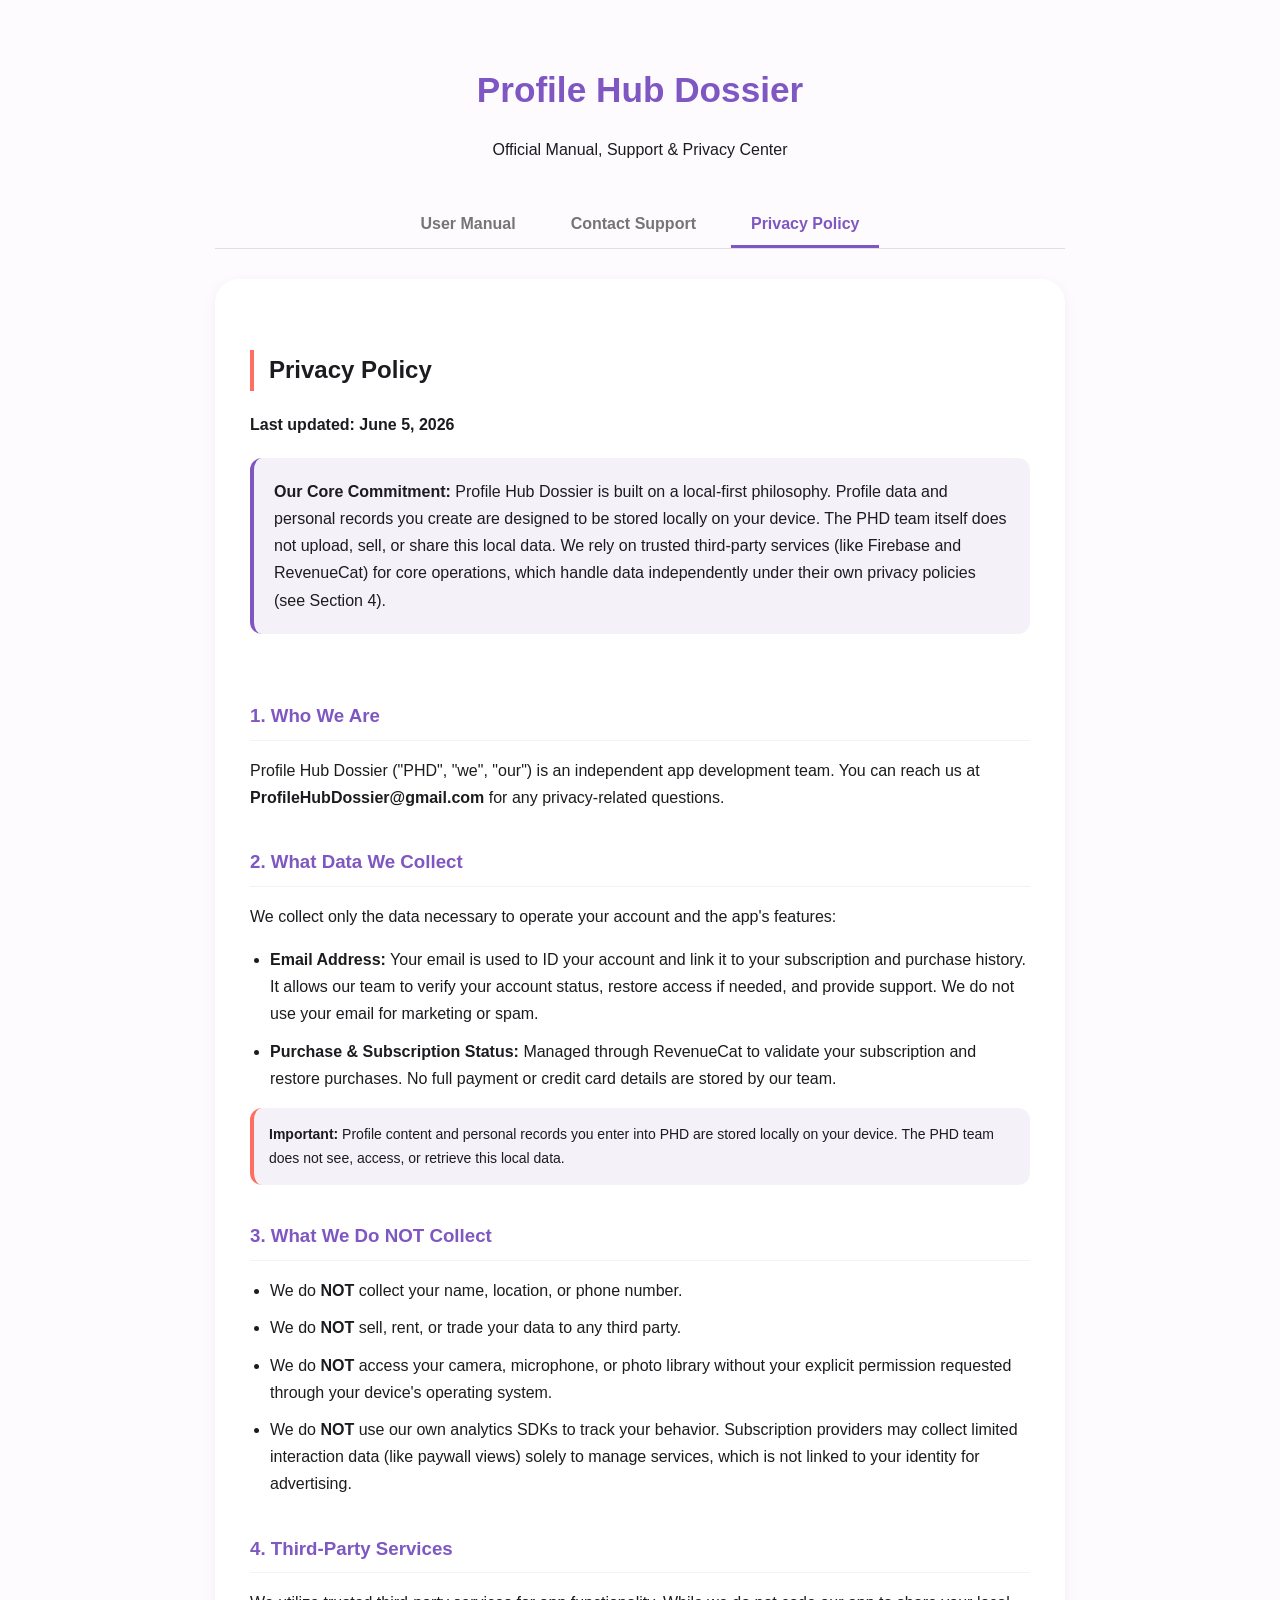
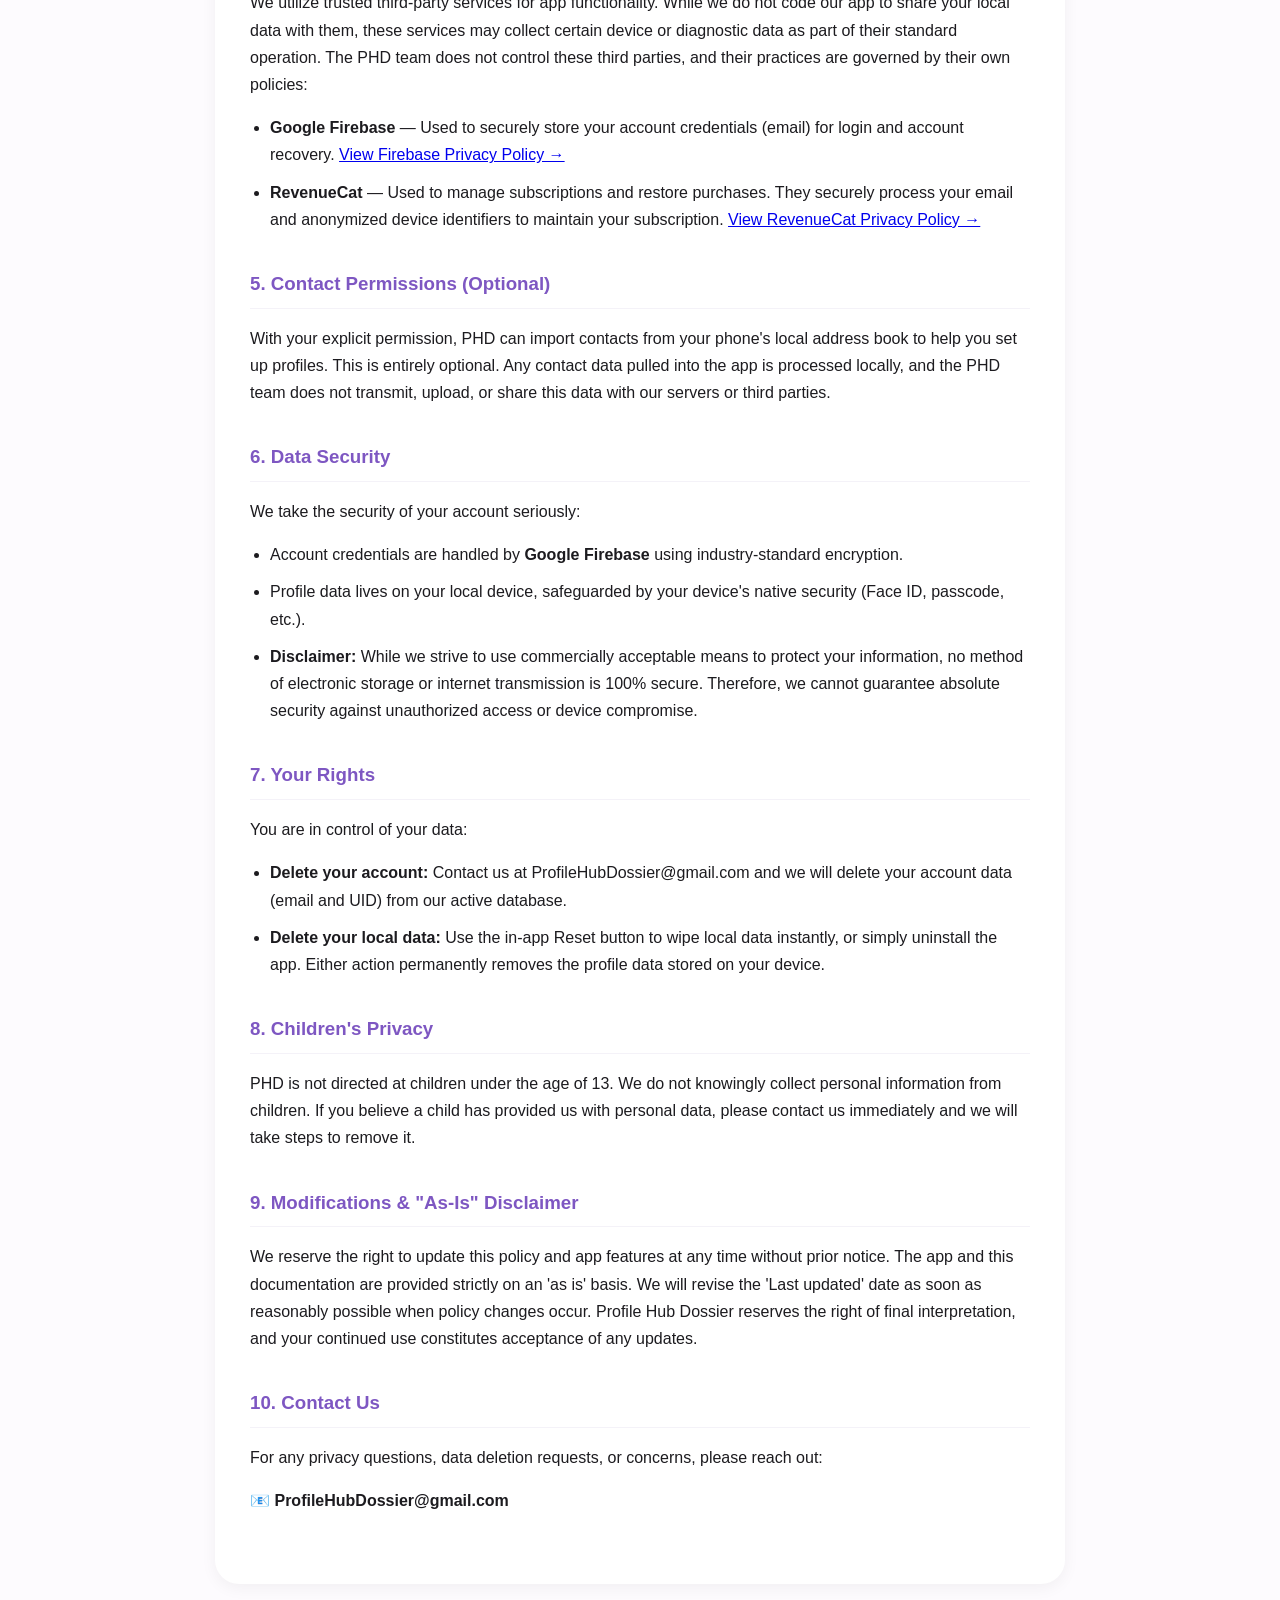
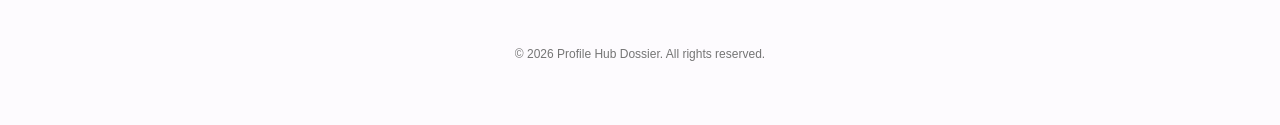
<file: support/index.html>
<!DOCTYPE html>
<html lang="en">
<head>
    <meta charset="UTF-8">
    <meta name="viewport" content="width=device-width, initial-scale=1.0">
    <title>Profile Hub Dossier — Support & Privacy</title>
    <style>
        :root {
            --primary: #7E57C2;
            --accent: #FF6F61;
            --background: #FDFBFE;
            --surface: #FFFFFF;
            --text-primary: #1C1B1F;
            --text-secondary: #757575;
            --border: #E0E0E0;
        }

        body {
            font-family: -apple-system, BlinkMacSystemFont, "Segoe UI", Roboto, Helvetica, Arial, sans-serif;
            line-height: 1.7;
            color: var(--text-primary);
            background-color: var(--background);
            max-width: 850px;
            margin: 0 auto;
            padding: 20px;
        }

        header { text-align: center; margin: 40px 0; }
        header h1 { color: var(--primary); font-size: 2.2em; margin-bottom: 5px; }

        nav {
            display: flex;
            justify-content: center;
            gap: 15px;
            border-bottom: 1px solid var(--border);
            margin-bottom: 30px;
            overflow-x: auto;
        }
        nav button {
            background: none;
            border: none;
            padding: 12px 20px;
            font-size: 16px;
            font-weight: 600;
            cursor: pointer;
            color: var(--text-secondary);
            border-bottom: 3px solid transparent;
            white-space: nowrap;
            transition: all 0.3s ease;
        }
        nav button.active {
            color: var(--primary);
            border-bottom: 3px solid var(--primary);
        }

        .section { display: none; background: var(--surface); padding: 35px; border-radius: 24px; box-shadow: 0 4px 16px rgba(0,0,0,0.05); }
        .section.active { display: block; }

        .manual-step { margin-bottom: 35px; }
        .manual-step h3 { color: var(--primary); border-bottom: 1px solid #f4f2f8; padding-bottom: 8px; margin-bottom: 15px; }
        .manual-step ul, .manual-step ol { padding-left: 20px; }
        .manual-step li { margin-bottom: 10px; }

        .tip-box { background: #f4f2f8; padding: 15px; border-radius: 12px; font-size: 14px; border-left: 4px solid var(--accent); margin-top: 10px; }

        .warning-card {
            background-color: #F8F9FA;
            border: 1px solid #EAEAEA;
            border-radius: 12px;
            padding: 18px 20px;
            display: flex;
            gap: 15px;
            align-items: flex-start;
            margin-bottom: 35px;
        }
        .warning-icon { font-size: 22px; line-height: 1.2; }
        .warning-text { color: var(--text-primary); }
        .warning-text strong { display: block; font-size: 16px; margin-bottom: 8px; color: var(--text-primary); }
        .warning-text p { margin: 0 0 10px 0; font-size: 15px; }
        .warning-text p:last-child { margin: 0; }

        .support-container { text-align: center; }
        .btn-primary {
            display: inline-block;
            background-color: var(--primary);
            color: white;
            padding: 16px 32px;
            border-radius: 16px;
            text-decoration: none;
            font-weight: bold;
            font-size: 18px;
            margin: 20px 0;
            transition: transform 0.2s;
        }
        .btn-primary:active { transform: scale(0.98); }
        .email-display {
            font-family: monospace; font-size: 16px; font-weight: bold; color: var(--primary);
            cursor: pointer; padding: 12px; background: #f4f2f8; border-radius: 8px; display: inline-block;
            margin-top: 10px;
        }

        h2 { color: var(--text-primary); margin-top: 1.5em; border-left: 4px solid var(--accent); padding-left: 15px; }
        .highlight { background: #F4F2F8; padding: 20px; border-radius: 12px; border-left: 4px solid var(--primary); margin: 20px 0; }
        footer { text-align: center; margin-top: 60px; color: var(--text-secondary); font-size: 12px; padding-bottom: 40px; }

        /* Numbered chip headers — used for Profile Specifics and Import/Export items */
        .numbered-header {
            display: flex;
            align-items: center;
            gap: 12px;
            margin: 0 0 12px 0;
            padding-bottom: 8px;
            border-bottom: 1px solid #f4f2f8;
        }
        .numbered-header .chip {
            flex-shrink: 0;
            width: 28px;
            height: 28px;
            border-radius: 50%;
            background: var(--primary);
            color: white;
            font-size: 14px;
            font-weight: 700;
            display: flex;
            align-items: center;
            justify-content: center;
        }
        .numbered-header .label {
            font-size: 17px;
            font-weight: 700;
            color: var(--text-primary);
        }
        .sub-block { margin: 18px 0 24px 40px; }
        .sub-block:last-child { margin-bottom: 0; }
        .sub-block .sub-label {
            display: inline-block;
            font-size: 13px;
            font-weight: 700;
            letter-spacing: 0.03em;
            color: var(--accent);
            background: #fff2f0;
            padding: 3px 10px;
            border-radius: 8px;
            margin-bottom: 8px;
        }
    </style>
</head>
<body>

<header>
    <h1>Profile Hub Dossier</h1>
    <p>Official Manual, Support & Privacy Center</p>
</header>

<nav>
    <button onclick="showTab('manual')" id="tab-manual">User Manual</button>
    <button onclick="showTab('support')" id="tab-support">Contact Support</button>
    <button onclick="showTab('privacy')" id="tab-privacy" class="active">Privacy Policy</button>
</nav>

<!-- ===================== USER MANUAL ===================== -->
<div id="manual" class="section">

    <div class="manual-step">
        <h3>Welcome to Profile Hub Dossier</h3>
        <p>Dear Profile Hub Dossier user,</p>
        <p>Thank you so much for choosing Profile Hub Dossier! The PHD team is here to provide the details you need to understand and use this app effectively.</p>
        <p>On your first launch, you will be greeted by the welcome page. Simply input your email address and tap <strong>Start Your Free Trial</strong> to open the paywall screen. From there, tap the button displaying the price and <strong>14-Day Free Trial</strong> to start exploring the app with full access to all features from day one. The PHD team does NOT charge you during this free 14-day trial period. More details can be found in the notice below.</p>
    </div>

    <div class="warning-card">
        <div class="warning-icon">⚠️</div>
        <div class="warning-text">
            <strong>Purchase and Free Trial</strong>
            <p>The PHD app itself does NOT ask for your credit card or payment information. Furthermore, you will not be charged if you cancel your subscription within the 14-day free trial window. Because subscriptions are managed securely through your app store, please contact Apple or RevenueCat for specific billing details and inquiries.</p>
            <p>If you have subscribed before, just tap <strong>Restore Previous Purchase</strong>. If you have any app-related questions, feel free to contact us at ProfileHubDossier@gmail.com.</p>
        </div>
    </div>

    <div class="manual-step">
        <h3>Basic Access vs. Active Subscribers</h3>
        <p>If your 14-day free trial or app subscription ends and is not renewed, your account will transition to Basic Access. Under Basic Access, you retain permanent access to view the <strong>Dynamic Reports</strong> for Moneyflow and Cosmetic profiles.</p>
        <p>The following features are exclusively for <strong>active subscribers</strong>:</p>
        <ul>
            <li>Add, Edit, and Manage functions for all profiles.</li>
            <li>Import and Export functionalities.</li>
            <li>The Education Profile.</li>
        </ul>
    </div>

    <div class="manual-step">
        <h3>Initial Step: Set Up Contacts</h3>
        <p>The app requires a Contact profile to function. Tap the <strong>Person Icon</strong> in the <strong>bottom right of the home page</strong> to open the menu:</p>
        <ul>
            <li><strong>Access Contacts:</strong> Tap the <strong>Contact Icon</strong> within that sub-menu to open your contact options (Add, Edit, Import, Manage).</li>
            <li><strong>Manual Entry:</strong> Tap <strong>Add Contact</strong> to enter details manually.</li>
            <li><strong>Import:</strong> Tap <strong>Import</strong> to securely pull existing contacts directly from your phone's local contact list.</li>
        </ul>
        <div class="tip-box"><strong>Tip:</strong> In the Add or Edit screens, tap the <strong>(i) Info Icon</strong> in the <strong>bottom right</strong> to see which fields are required to enable the Save button.</div>
    </div>

    <div class="manual-step">
        <h3>General Workflow</h3>
        <ol>
            <li>Tap the <strong>+New</strong> button at the bottom of the home page.</li>
            <li>Select an Action (Add, Edit, Report, or Manage) and a Profile (Moneyflow, Cosmetic, or Edu).</li>
            <li>Select your Contact and tap the <strong>Date &rarr;</strong> button.</li>
        </ol>
    </div>

    <div class="manual-step">
        <h3>Single Day Vs Date Range</h3>
        <ul>
            <li><strong>Add:</strong> Pick a single date from the calendar. This date can represent the purchase day, the record day, or simply the current input date.</li>
            <li><strong>Edit/Manage/Report:</strong> Pick a date range. The system will use this range to find and display all records that fall within it. Ensure the date range you select covers the original purchase or input date of the record you want to manage.</li>
            <li><strong>The Selection Page:</strong> If there is more than one result, you will be prompted to <strong>tap and select</strong> the specific entry in the selection page to proceed.</li>
        </ul>
    </div>

    <div class="manual-step">
        <h3>Profile Specifics</h3>

        <div class="numbered-header"><span class="chip">1</span><span class="label">Cosmetic Profile</span></div>
        <p>When using the Add action, pick the date you purchased the item or the current input date. For Edit/Manage/Report actions, make sure your selected date range covers that purchase or input date.</p>
        <p>For your styles, we recommend using a descriptive naming format combining the Year, Month, and a specific trend. Here are a few popular examples:</p>
        <ul>
            <li><em>2026 March Spring Break Beach Style</em></li>
            <li><em>2026 May Summer Oily Skin Fix</em></li>
            <li><em>2026 June Dewy Glass Skin Routine</em></li>
            <li><em>2026 September Wedding Glam Trend</em></li>
            <li><em>2026 November Winter Dry Skin Rescue</em></li>
            <li><em>2026 December K-Pop Holiday Trend</em></li>
        </ul>

        <div class="numbered-header" style="margin-top:28px;"><span class="chip">2</span><span class="label">Moneyflow Profile</span></div>
        <p>You can now track exactly how much and what you spend on the people you love—such as your kids, partner, parents, or friends.</p>

        <div class="numbered-header" style="margin-top:28px;"><span class="chip">3</span><span class="label">Education Profile</span></div>
        <p>This profile utilizes two distinct types of dates:</p>
        <ul>
            <li><strong>The Single Date (Add Action):</strong> This is the date you record the information into the app.</li>
            <li><strong>Searching:</strong> When searching for an Education record, the date range queries the class times (Date 1 and Date 2), NOT the single input date.</li>
            <li><strong>Date 1 and Date 2:</strong> These represent the class start date/time and end date/time. Because these fields define a <em>single class section</em>, you must input the <strong>exact same calendar day</strong> for both Date 1 and Date 2.</li>
        </ul>
    </div>

    <div class="manual-step">
        <h3>System Feedback</h3>
        <ul>
            <li>Messages without a "Yes," "No," "OK," or "Confirm" button will be <strong>automatically dismissed after 3 seconds</strong>. Simply wait for the screen to clear.</li>
        </ul>
    </div>

    <div class="manual-step">
        <h3>Export / Import</h3>
        <p>Protecting and transferring your data is simple. You have two backup options:</p>

        <div class="numbered-header"><span class="chip">1</span><span class="label">Full Backup</span></div>
        <div class="sub-block">
            <span class="sub-label">EXPORT</span>
            <p>Select "Full Backup" to save all data inside PHD. Create a password to secure the file (for example, a password like <code>y123456Y</code>) and tap Export. Pick a location on your device to save it. The file name will be automatically generated based on the exact date and time. For example, a backup created on August 28, 2026, at 9:28:32 AM will be named <code>08282026092832.phd</code>.</p>
        </div>
        <div class="sub-block">
            <span class="sub-label">IMPORT</span>
            <p>To restore a full backup, tap "Select File" and choose your <code>.phd</code> file. Enter the password you created during the export to import the data.</p>
        </div>

        <div class="numbered-header" style="margin-top:28px;"><span class="chip">2</span><span class="label">Cosmetic</span></div>
        <div class="sub-block">
            <span class="sub-label">EXPORT</span>
            <p>First, pick a contact from the "From" drop-down list, then select the style name from the style drop-down. Create a password (for example, <code>y654321Y</code>) and tap Export. The file name format is identical to a full backup, but the extension will be <code>.phdcos</code> (e.g., <code>03182026083823.phdcos</code>).</p>
        </div>
        <div class="sub-block">
            <span class="sub-label">IMPORT</span>
            <p>Ensure you have tapped "Cosmetic" first. Tap Import, pick your <code>.phdcos</code> file, and then select the contact you want to apply this style to from the "To" drop-down list. Enter your password to complete the import.</p>
        </div>
    </div>

    <div class="manual-step">
        <h3>Restore & Reset</h3>
        <p>To restore a previous purchase or reset your data, visit the <strong>Admin Section</strong> in the app.</p>
    </div>

    <div class="manual-step">
        <h3>Disclaimer & Updates</h3>
        <p>Profile Hub Dossier is continuously evolving. Features, interfaces, and subscription terms are subject to change without prior notice. This manual is provided 'as is' for informational purposes, and in the event of any discrepancies between this document and the live app, the app's current functionality prevails.</p>
    </div>

</div>

<!-- ===================== SUPPORT ===================== -->
<div id="support" class="section support-container">
    <h2>Contact Us</h2>
    <p>Have a question or feedback? Reach out directly via your email app:</p>
    <a href="mailto:ProfileHubDossier@gmail.com?subject=PHD%20Support%20Request" class="btn-primary">Open Email App</a>

    <div style="margin: 10px 0; color: var(--text-secondary);">— or —</div>

    <p style="font-size: 14px; color: var(--text-secondary);">PC user? Tap below to copy our support address:</p>
    <div id="email-box" class="email-display" onclick="revealAndCopy()">[ Tap to Reveal Email ]</div>
</div>

<!-- ===================== PRIVACY POLICY ===================== -->
<div id="privacy" class="section active">
    <h2>Privacy Policy</h2>
    <p><strong>Last updated: June 5, 2026</strong></p>

    <div class="highlight">
        <strong>Our Core Commitment:</strong> Profile Hub Dossier is built on a local-first philosophy.
        Profile data and personal records you create are designed to be stored locally on your device. The PHD team itself does not upload, sell, or share this local data. We rely on trusted third-party services (like Firebase and RevenueCat) for core operations, which handle data independently under their own privacy policies (see Section 4).
    </div>

    <br>

    <div class="manual-step">
        <h3>1. Who We Are</h3>
        <p>Profile Hub Dossier ("PHD", "we", "our") is an independent app development team.
        You can reach us at <strong>ProfileHubDossier@gmail.com</strong> for any privacy-related questions.</p>
    </div>

    <div class="manual-step">
        <h3>2. What Data We Collect</h3>
        <p>We collect only the data necessary to operate your account and the app's features:</p>
        <ul>
            <li><strong>Email Address:</strong> Your email is used to ID your account and link it to your subscription and purchase history. It allows our team to verify your account status, restore access if needed, and provide support. We do not use your email for marketing or spam.</li>
            <li><strong>Purchase & Subscription Status:</strong> Managed through RevenueCat to validate your subscription and restore purchases. No full payment or credit card details are stored by our team.</li>
        </ul>
        <div class="tip-box"><strong>Important:</strong> Profile content and personal records you enter into PHD are stored locally on your device. The PHD team does not see, access, or retrieve this local data.</div>
    </div>

    <div class="manual-step">
        <h3>3. What We Do NOT Collect</h3>
        <ul>
            <li>We do <strong>NOT</strong> collect your name, location, or phone number.</li>
            <li>We do <strong>NOT</strong> sell, rent, or trade your data to any third party.</li>
            <li>We do <strong>NOT</strong> access your camera, microphone, or photo library without your explicit permission requested through your device's operating system.</li>
            <li>We do <strong>NOT</strong> use our own analytics SDKs to track your behavior. Subscription providers may collect limited interaction data (like paywall views) solely to manage services, which is not linked to your identity for advertising.</li>
        </ul>
    </div>

    <div class="manual-step">
        <h3>4. Third-Party Services</h3>
        <p>We utilize trusted third-party services for app functionality. While we do not code our app to share your local data with them, these services may collect certain device or diagnostic data as part of their standard operation. The PHD team does not control these third parties, and their practices are governed by their own policies:</p>
        <ul>
            <li>
                <strong>Google Firebase</strong> — Used to securely store your account credentials (email) for login and account recovery.
                <a href="https://firebase.google.com/support/privacy" target="_blank">View Firebase Privacy Policy &rarr;</a>
            </li>
            <li>
                <strong>RevenueCat</strong> — Used to manage subscriptions and restore purchases. They securely process your email and anonymized device identifiers to maintain your subscription.
                <a href="https://www.revenuecat.com/privacy" target="_blank">View RevenueCat Privacy Policy &rarr;</a>
            </li>
        </ul>
    </div>

    <div class="manual-step">
        <h3>5. Contact Permissions (Optional)</h3>
        <p>With your explicit permission, PHD can import contacts from your phone's local address book to help you set up profiles.
        This is entirely optional. Any contact data pulled into the app is processed locally, and the PHD team does not transmit, upload, or share this data with our servers or third parties.</p>
    </div>

    <div class="manual-step">
        <h3>6. Data Security</h3>
        <p>We take the security of your account seriously:</p>
        <ul>
            <li>Account credentials are handled by <strong>Google Firebase</strong> using industry-standard encryption.</li>
            <li>Profile data lives on your local device, safeguarded by your device's native security (Face ID, passcode, etc.).</li>
            <li><strong>Disclaimer:</strong> While we strive to use commercially acceptable means to protect your information, no method of electronic storage or internet transmission is 100% secure. Therefore, we cannot guarantee absolute security against unauthorized access or device compromise.</li>
        </ul>
    </div>

    <div class="manual-step">
        <h3>7. Your Rights</h3>
        <p>You are in control of your data:</p>
        <ul>
            <li><strong>Delete your account:</strong> Contact us at ProfileHubDossier@gmail.com and we will delete your account data (email and UID) from our active database.</li>
            <li><strong>Delete your local data:</strong> Use the in-app Reset button to wipe local data instantly, or simply uninstall the app. Either action permanently removes the profile data stored on your device.</li>
        </ul>
    </div>

    <div class="manual-step">
        <h3>8. Children's Privacy</h3>
        <p>PHD is not directed at children under the age of 13. We do not knowingly collect personal information from children.
        If you believe a child has provided us with personal data, please contact us immediately and we will take steps to remove it.</p>
    </div>

    <div class="manual-step">
        <h3>9. Modifications & "As-Is" Disclaimer</h3>
        <p>We reserve the right to update this policy and app features at any time without prior notice. The app and this documentation are provided strictly on an 'as is' basis. We will revise the 'Last updated' date as soon as reasonably possible when policy changes occur. Profile Hub Dossier reserves the right of final interpretation, and your continued use constitutes acceptance of any updates.</p>
    </div>

    <div class="manual-step">
        <h3>10. Contact Us</h3>
        <p>For any privacy questions, data deletion requests, or concerns, please reach out:</p>
        <p>&#128231; <strong>ProfileHubDossier@gmail.com</strong></p>
    </div>
</div>

<footer>
    &copy; 2026 Profile Hub Dossier. All rights reserved.
</footer>

<script>
    function showTab(tabId) {
        document.querySelectorAll('.section').forEach(s => s.classList.remove('active'));
        document.querySelectorAll('nav button').forEach(b => b.classList.remove('active'));
        document.getElementById(tabId).classList.add('active');
        document.getElementById('tab-' + tabId).classList.add('active');
    }

    function revealAndCopy() {
        const email = "ProfileHubDossier" + "@" + "gmail.com";
        const box = document.getElementById('email-box');
        box.innerText = email;
        navigator.clipboard.writeText(email).then(() => {
            box.innerText = "Copied to Clipboard!";
            box.style.color = "#4CAF50";
            setTimeout(() => {
                box.innerText = email;
                box.style.color = "var(--primary)";
            }, 2000);
        });
    }
</script>

</body>
</html>
</file>
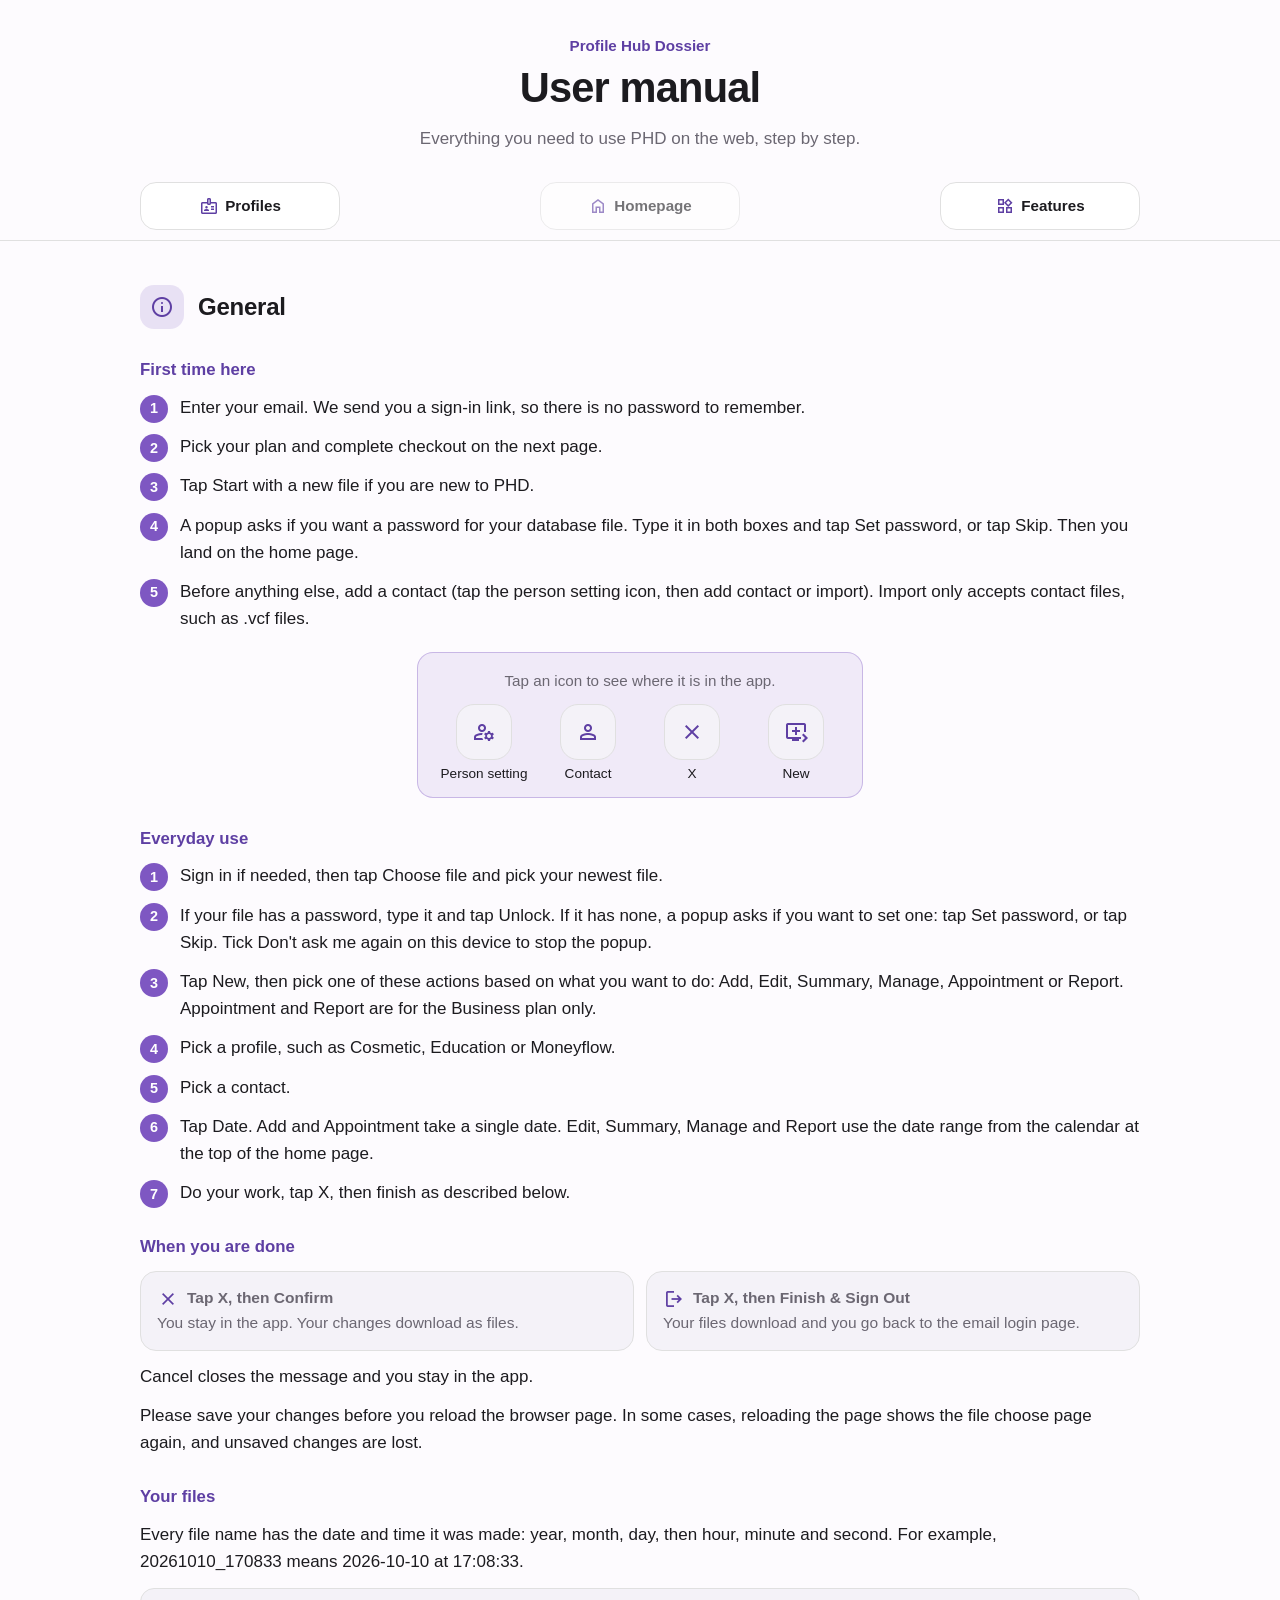
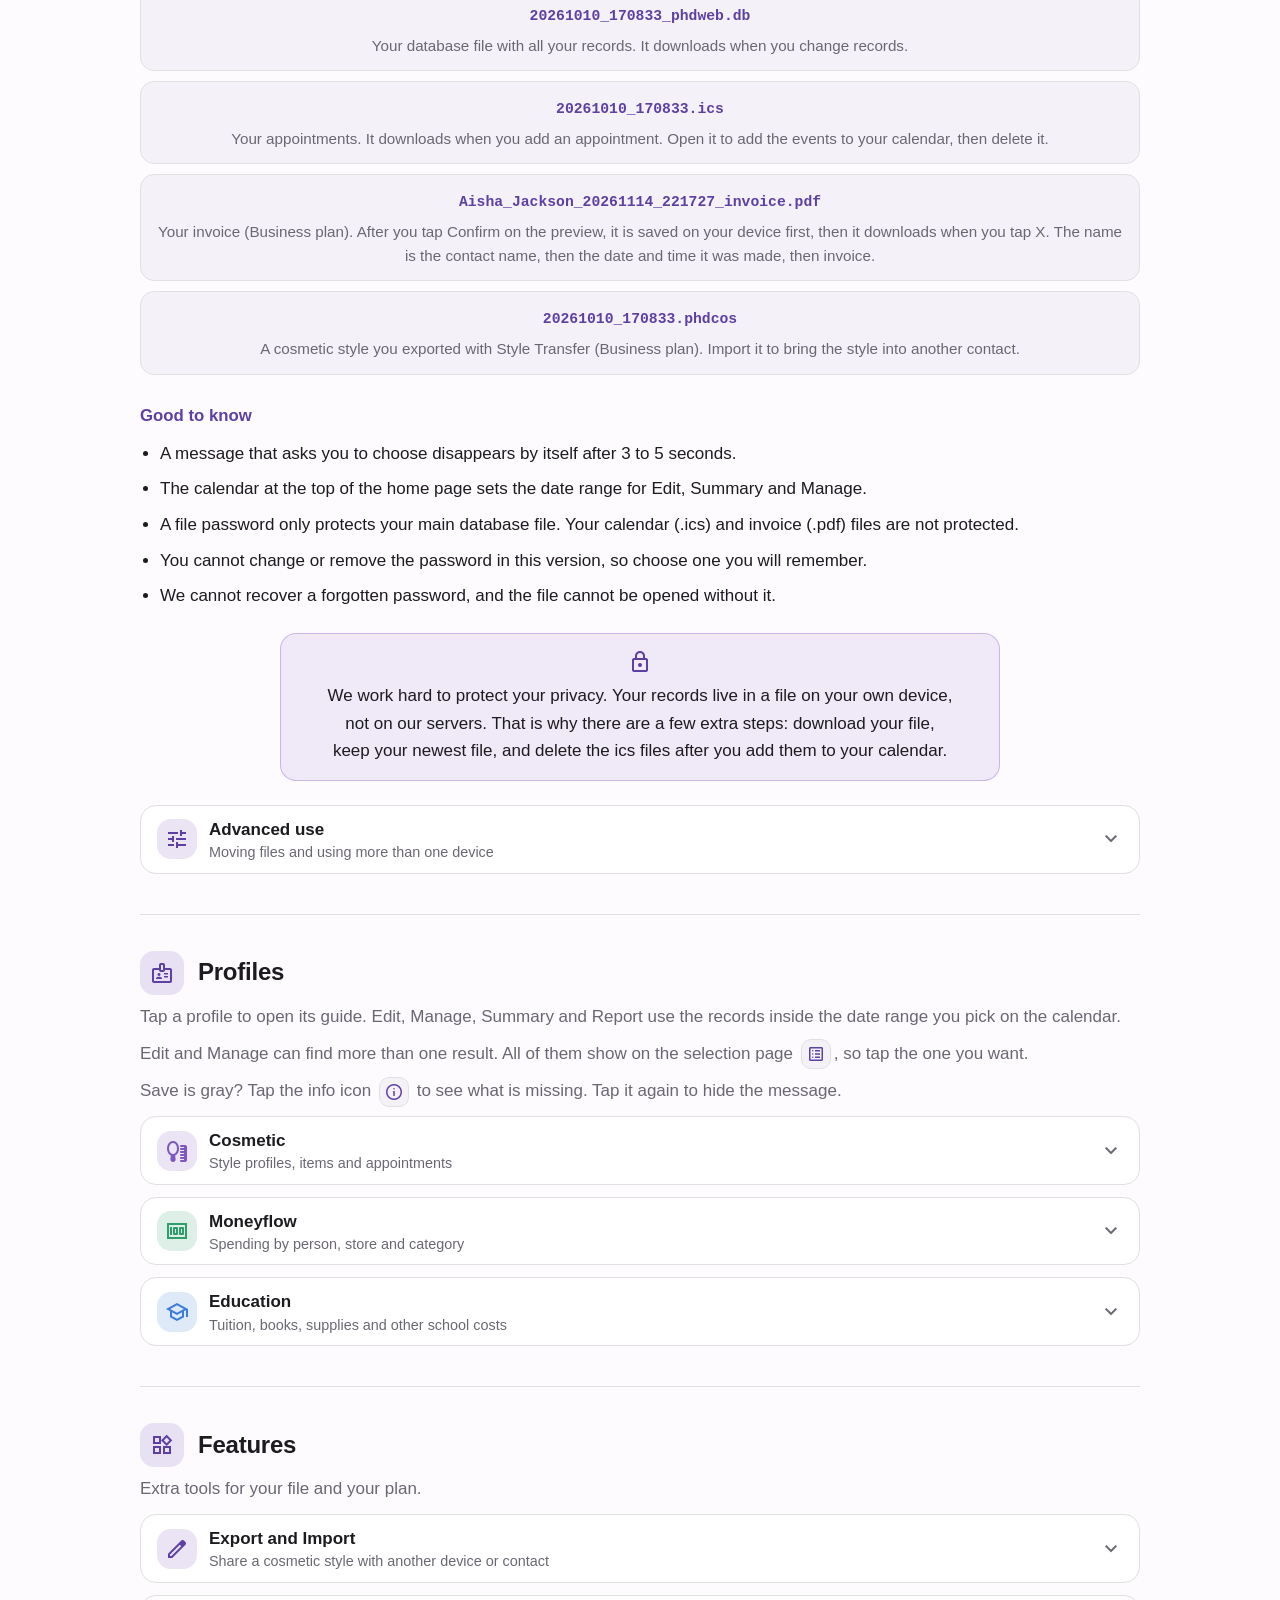
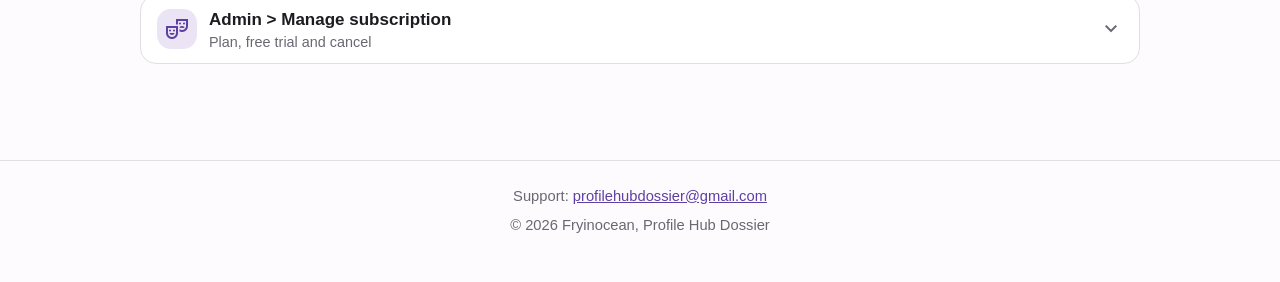
<file: web_phd_manual/index.html>
<!DOCTYPE html>
<html lang="en">
<head>
<meta charset="UTF-8">
<meta name="viewport" content="width=device-width, initial-scale=1">
<meta name="color-scheme" content="light dark">
<meta name="robots" content="noindex">
<title>User manual | Profile Hub Dossier</title>

<!-- Icons: Google Material Symbols, same names as the app. If an icon ever shows as plain text, its name is wrong in this list (names must stay in A-Z order). -->
<link rel="preconnect" href="https://fonts.googleapis.com">
<link rel="preconnect" href="https://fonts.gstatic.com" crossorigin>
<link rel="stylesheet" href="https://fonts.googleapis.com/css2?family=Material+Symbols+Outlined:opsz,wght,FILL,GRAD@24,400,0,0&icon_names=badge,bookmark_manager,calendar_clock,close,create_new_folder,database_search,expand_more,folder_code,gpp_maybe,home,info,list_alt,lock,logout,manage_accounts,modeling,money_bag,person,person_add,queue_play_next,quick_reference_all,school,self_care,settings_alert,theater_comedy,tune,widgets&display=block">
<link rel="stylesheet" href="manual.css">
</head>
<body>

<header class="top">
  <div class="wrap">
    <p class="brand" id="brand"></p>
    <h1 id="title"></h1>
    <p class="lede" id="lede"></p>
  </div>
</header>

<nav class="navbar" id="navbar">
  <div class="wrap navrow" id="navrow"></div>
</nav>

<main class="wrap" id="app">
  <noscript><p>Please turn on JavaScript to read this manual.</p></noscript>
</main>

<footer class="foot">
  <div class="wrap" id="foot"></div>
</footer>

<script src="en.js"></script>
<script src="manual.js"></script>
</body>
</html>
</file>
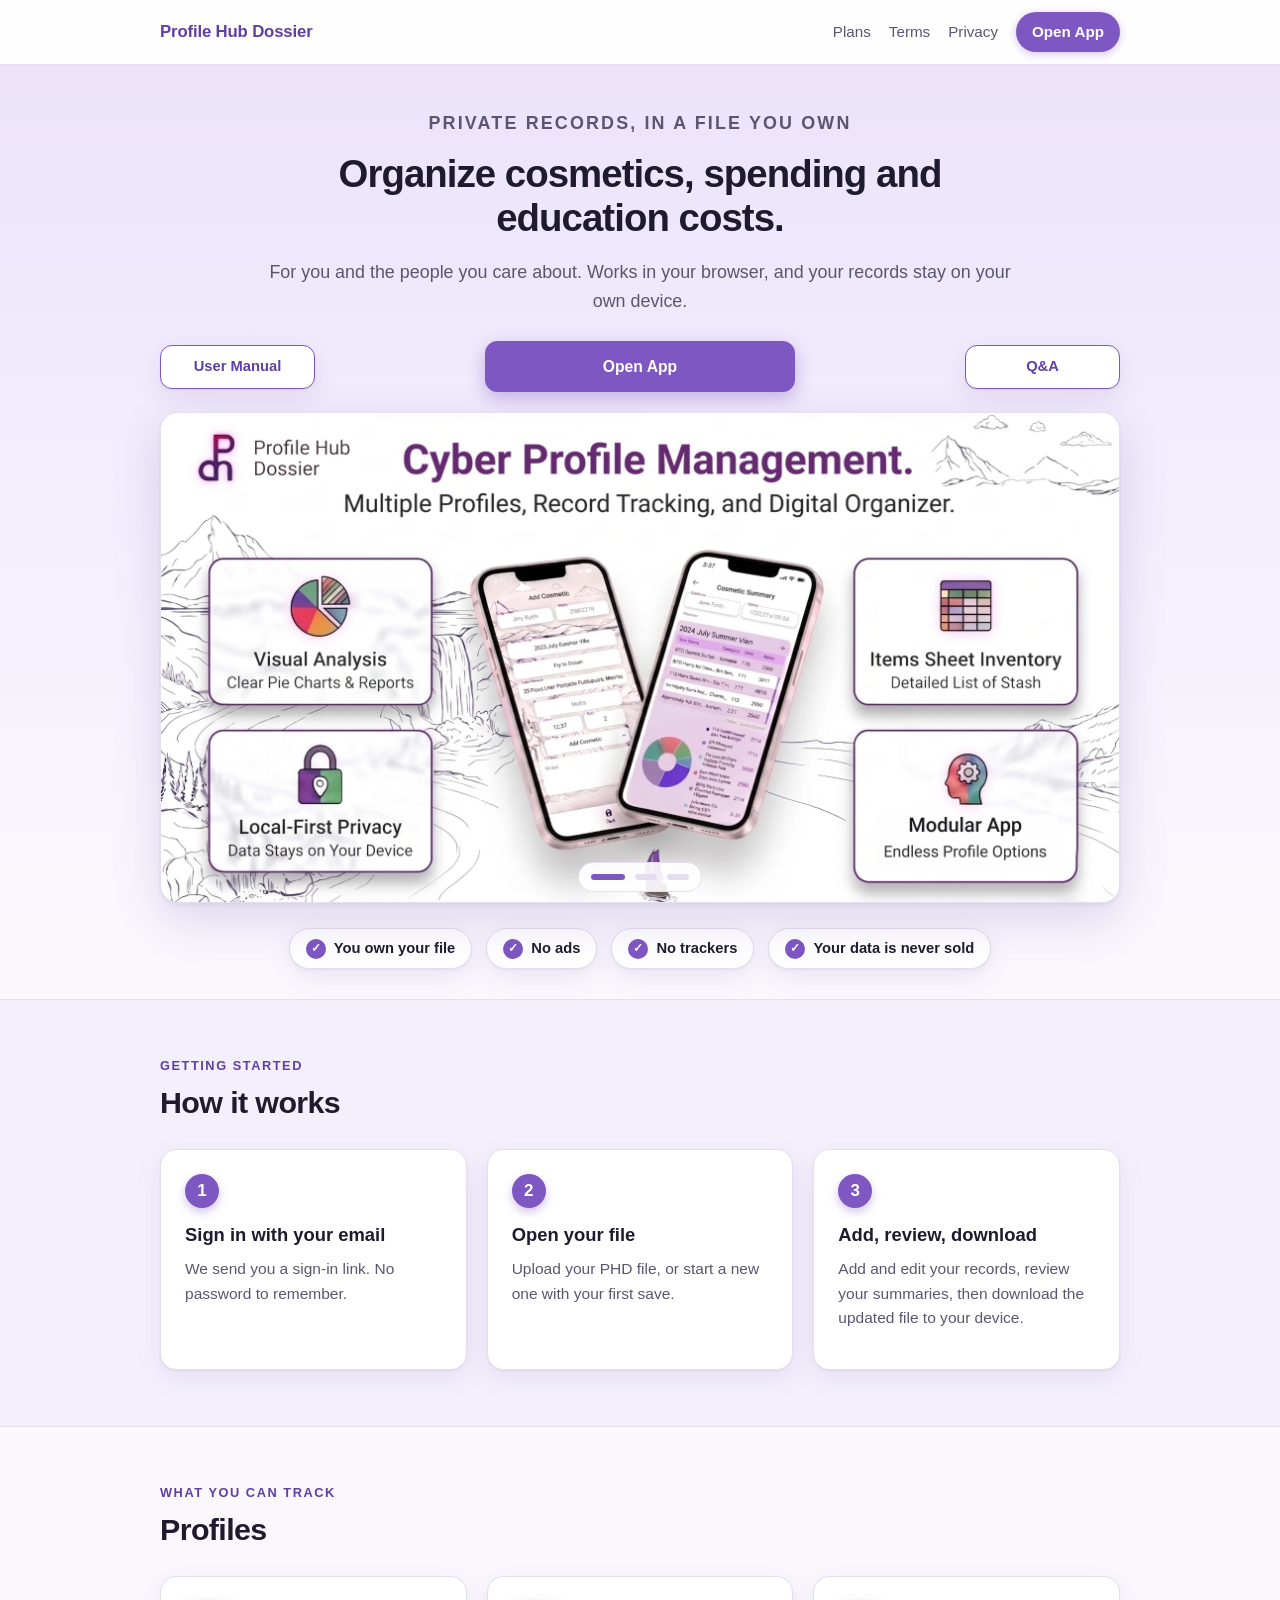
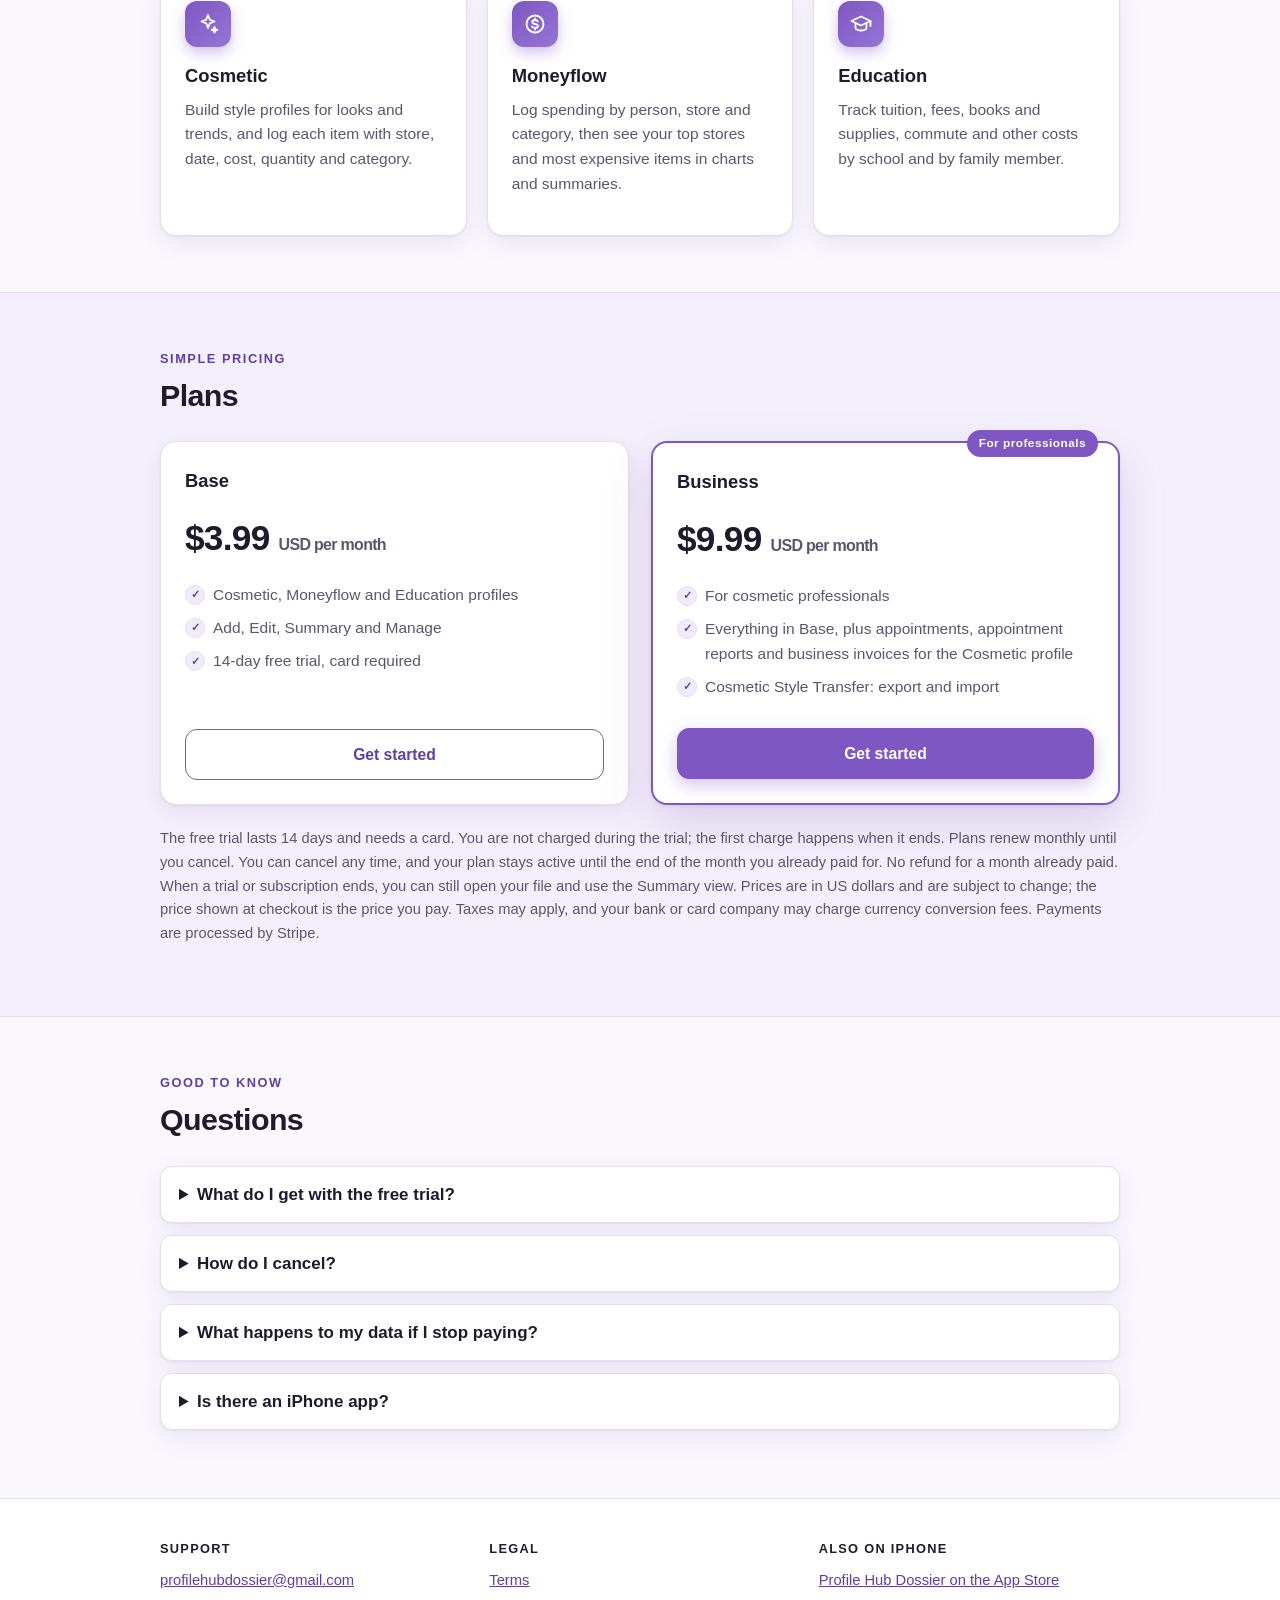
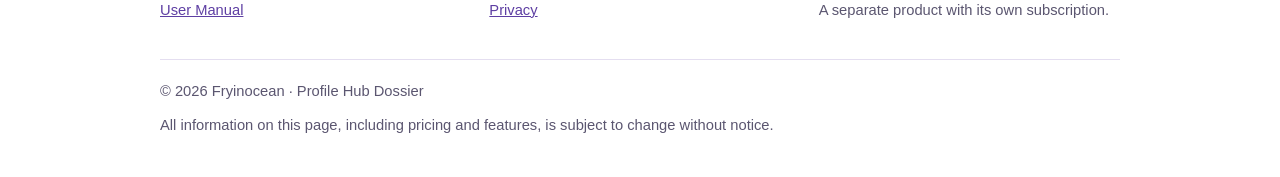
<file: web_phd_stripe/index.html>
<!DOCTYPE html>
<html lang="en">
<head>
<meta charset="UTF-8">
<meta name="viewport" content="width=device-width, initial-scale=1">
<meta name="color-scheme" content="light dark">
<title>Profile Hub Dossier (PHD) | Private records for cosmetics, spending and education costs</title>
<meta name="description" content="Profile Hub Dossier (PHD) for the web: track cosmetics, Moneyflow spending and education costs in your browser, with your records kept in a file you own.">
<link rel="canonical" href="https://profilehubdossier.github.io/web_phd_stripe/">
<link rel="preload" as="image" href="images/Beauty_Enthusiasts_app_theme.webp">
<style>
  :root{
    color-scheme:light dark;
    --bg:#faf8fd; --card:#ffffff; --ink:#1f1b2e; --soft:#5b5670;
    --accent:#7e57c2; --accent-deep:#5e3fa3; --line:#e4def0; --tint:#f1ecfa;
    --link:#5e3fa3; --hdr:rgba(255,255,255,.82); --foot:#ffffff;
    --band:#f4f0fb; --hero-top:#ece3fb; --bar:rgba(255,255,255,.9);
    --btn:#ffffff; --btn-hover:#f1ecfa;
    --shadow:0 1px 2px rgba(31,27,46,.06), 0 8px 24px rgba(94,63,163,.10);
    --shadow-lg:0 2px 4px rgba(31,27,46,.06), 0 18px 48px rgba(94,63,163,.18);
  }
  @media (prefers-color-scheme:dark){
    :root{
      --bg:#1c1b1f; --card:#3a3940; --ink:#e6e1e5; --soft:#aeaaaf;
      --accent:#7e57c2; --accent-deep:#b69df8; --line:#4a4850; --tint:#2c2b30;
      --link:#b69df8; --hdr:rgba(44,43,48,.82); --foot:#2c2b30;
      --band:#232227; --hero-top:#2b2538; --bar:rgba(44,43,48,.9);
      --btn:#2c2b30; --btn-hover:#3a3940;
      --shadow:0 1px 2px rgba(0,0,0,.35), 0 8px 24px rgba(0,0,0,.30);
      --shadow-lg:0 2px 4px rgba(0,0,0,.4), 0 18px 48px rgba(0,0,0,.45);
    }
  }
  *{ box-sizing:border-box; }
  html{ scroll-behavior:smooth; scroll-padding-top:70px; }
  body{
    margin:0; background:var(--bg); color:var(--ink); line-height:1.6; font-size:17px;
    font-family:-apple-system,BlinkMacSystemFont,"Segoe UI",Roboto,Helvetica,Arial,sans-serif;
  }
  a{ color:var(--link); }
  .wrap{ max-width:1000px; margin:0 auto; padding:0 20px; }

  /* ---------- header ---------- */
  header{
    position:sticky; top:0; z-index:20;
    background:var(--hdr); border-bottom:1px solid var(--line);
    -webkit-backdrop-filter:saturate(180%) blur(14px); backdrop-filter:saturate(180%) blur(14px);
  }
  header .wrap{ display:flex; justify-content:space-between; align-items:center; padding-top:12px; padding-bottom:12px; }
  .brand{ font-weight:800; color:var(--accent-deep); letter-spacing:-.01em; font-size:1.05rem; }
  nav{ display:flex; align-items:center; }
  nav a{ margin-left:18px; color:var(--soft); text-decoration:none; font-size:.95rem; }
  nav a:hover{ text-decoration:underline; }
  nav a.cta{
    background:var(--accent); color:#fff; font-weight:700; padding:8px 16px; border-radius:999px;
    box-shadow:0 2px 8px rgba(126,87,194,.35);
  }
  nav a.cta:hover{ background:#6a47ad; text-decoration:none; }

  /* ---------- hero ---------- */
  .hero{ padding:44px 0 16px; background:linear-gradient(180deg,var(--hero-top) 0%,var(--bg) 100%); }
  .eyebrow{
    margin:0 0 .6em; font-size:.8rem; font-weight:700; letter-spacing:.12em; text-transform:uppercase; color:var(--accent-deep);
  }
  .hero-head{ text-align:center; max-width:760px; margin:0 auto 26px; }
  .hero-head .eyebrow{ margin-bottom:.8em; }
  .hero-head h1{ font-size:2.4rem; line-height:1.15; letter-spacing:-.025em; margin:0 0 .45em; }
  .hero-head p{ margin:0; color:var(--soft); font-size:1.12rem; }

  .quick{ display:flex; justify-content:space-between; align-items:center; gap:12px; margin:0 0 20px; }
  .qbtn{
    flex:0 0 auto; width:310px; text-align:center; white-space:nowrap;
    padding:12px 10px; border-radius:12px; border:1px solid var(--accent);
    background:var(--btn); color:var(--accent-deep); font-weight:700; font-size:.98rem; text-decoration:none;
    box-shadow:var(--shadow); transition:transform .15s ease, background .15s ease;
  }
  .qbtn.sm{ width:155px; padding:9px 10px; font-size:.92rem; }
  .qbtn:hover{ background:var(--btn-hover); transform:translateY(-1px); }
  .qbtn.primary{ background:var(--accent); color:#fff; box-shadow:0 6px 18px rgba(126,87,194,.40); }
  .qbtn.primary:hover{ background:#6a47ad; }

  .canvas{
    position:relative; overflow:hidden; border:1px solid var(--line); border-radius:18px; background:var(--card);
    box-shadow:var(--shadow-lg);
    touch-action:pan-y; user-select:none; -webkit-user-select:none; cursor:grab;
    container-type:inline-size;
  }
  @media (min-width:761px){
    .canvas{ aspect-ratio:1934 / 990; }
    .track{ position:absolute; inset:0; }
  }
  .canvas.dragging{ cursor:grabbing; }
  .track{ display:flex; align-items:stretch; transition:transform .45s ease; will-change:transform; }
  .track.no-anim{ transition:none; }
  .slide{ flex:0 0 100%; min-width:0; }
  .slide.pic{ display:flex; align-items:center; background:#fff; }
  .slide.pic img{ display:block; width:100%; height:auto; -webkit-user-drag:none; }
  .slide.text{
    display:flex; align-items:center; background:var(--tint);
    padding:3.2cqw 5.5cqw 5.5cqw;
  }
  .slide.text .inner{ width:100%; display:grid; grid-template-columns:1fr 1fr; gap:2.5cqw 5cqw; align-items:center; }
  .slide.text h2{ font-size:3.85cqw; line-height:1.2; margin:0 0 .5em; }
  .slide.text p{ margin:0 0 .9em; font-size:2.02cqw; }
  .slide.text ul{ list-style:none; margin:0; padding:0; display:grid; gap:1.5cqw; }
  .slide.text li{
    position:relative; background:var(--card); border:1px solid var(--line); border-radius:1.4cqw;
    padding:1.8cqw 1.8cqw 1.8cqw 5.2cqw; font-size:1.84cqw; box-shadow:var(--shadow);
  }
  .slide.text li::before{
    content:"\2713"; position:absolute; left:1.8cqw; top:2cqw; width:2.4cqw; height:2.4cqw; border-radius:50%;
    background:var(--accent); color:#fff; font-size:1.4cqw; font-weight:700;
    display:flex; align-items:center; justify-content:center;
  }
  .slide.text .small{ font-size:1.84cqw; color:var(--soft); margin:0; }

  .bar{
    position:absolute; left:50%; bottom:10px; transform:translateX(-50%);
    display:flex; gap:2px; padding:2px 8px; border-radius:999px;
    background:var(--bar); border:1px solid var(--line);
  }
  .bar button{ appearance:none; border:0; background:transparent; padding:9px 4px; cursor:pointer; }
  .bar button span{ display:block; width:22px; height:6px; border-radius:999px; background:var(--line); transition:width .25s, background .25s; }
  .bar button[aria-current="true"] span{ width:34px; background:var(--accent); }

  /* ---------- trust strip ---------- */
  .trust{ padding:8px 0 30px; }
  .trust ul{ list-style:none; margin:0; padding:0; display:flex; flex-wrap:wrap; justify-content:center; gap:10px 14px; }
  .trust li{
    display:flex; align-items:center; gap:8px; padding:8px 16px; border-radius:999px;
    background:var(--card); border:1px solid var(--line); font-size:.92rem; font-weight:600; color:var(--ink);
    box-shadow:var(--shadow);
  }
  .trust li::before{
    content:"\2713"; display:inline-flex; align-items:center; justify-content:center;
    width:20px; height:20px; border-radius:50%; background:var(--accent); color:#fff; font-size:.72rem; font-weight:700;
  }

  /* ---------- sections ---------- */
  section{ padding:56px 0; }
  section.band{ background:var(--band); border-top:1px solid var(--line); border-bottom:1px solid var(--line); }
  .sec-head{ margin:0 0 28px; }
  h2{ font-size:1.9rem; margin:0; letter-spacing:-.02em; line-height:1.2; }
  .grid{ display:grid; gap:20px; grid-template-columns:repeat(auto-fit,minmax(250px,1fr)); }
  .card{
    background:var(--card); border:1px solid var(--line); border-radius:16px; padding:24px;
    display:flex; flex-direction:column; box-shadow:var(--shadow);
    transition:transform .2s ease, box-shadow .2s ease;
  }
  @media (hover:hover){
    .card:hover{ transform:translateY(-4px); box-shadow:var(--shadow-lg); }
  }
  .card h3{ margin:0 0 .4em; font-size:1.15rem; }
  .card p{ margin:0 0 14px; color:var(--soft); font-size:.97rem; }
  .ico{
    width:46px; height:46px; border-radius:12px; margin-bottom:14px;
    display:flex; align-items:center; justify-content:center;
    background:linear-gradient(135deg,var(--accent),#9575d6); color:#fff;
    box-shadow:0 6px 14px rgba(126,87,194,.35);
  }
  .ico svg{ width:24px; height:24px; fill:none; stroke:currentColor; stroke-width:1.8; stroke-linecap:round; stroke-linejoin:round; }
  .step-num{
    display:inline-flex; align-items:center; justify-content:center; width:34px; height:34px;
    border-radius:50%; background:var(--accent); color:#fff; font-weight:700; margin-bottom:12px;
    box-shadow:0 4px 10px rgba(126,87,194,.35);
  }
  .tag{
    align-self:flex-start; margin-top:auto; font-size:.75rem; background:var(--tint); color:var(--accent-deep);
    border:1px solid var(--line); border-radius:999px; padding:3px 12px;
  }

  .shots{ display:grid; gap:22px; grid-template-columns:repeat(auto-fit,minmax(220px,1fr)); }
  figure{ margin:0; }
  figure img{ display:block; width:100%; aspect-ratio:7 / 10; object-fit:cover; object-position:center; border:1px solid var(--line); border-radius:14px; background:#fff; }
  figcaption{ margin-top:8px; font-size:.92rem; color:var(--soft); }

  /* ---------- plans ---------- */
  .plans{ display:grid; gap:22px; grid-template-columns:repeat(auto-fit,minmax(290px,1fr)); }
  .plan{ position:relative; }
  .plan.featured{ border:2px solid var(--accent); box-shadow:var(--shadow-lg); }
  .badge{
    position:absolute; top:-13px; right:20px; background:var(--accent); color:#fff;
    font-size:.74rem; font-weight:700; letter-spacing:.04em; padding:4px 12px; border-radius:999px;
  }
  .price{ font-size:2.2rem; font-weight:800; margin:.2em 0 .1em; letter-spacing:-.02em; }
  .price small{ font-size:1rem; font-weight:600; color:var(--soft); }
  .checks{ list-style:none; margin:.8em 0 20px; padding:0; color:var(--soft); font-size:.97rem; }
  .checks li{ position:relative; padding-left:28px; margin-bottom:.55em; }
  .checks li::before{
    content:"\2713"; position:absolute; left:0; top:.2em; width:18px; height:18px; border-radius:50%;
    background:var(--tint); color:var(--accent-deep); border:1px solid var(--line);
    font-size:.68rem; font-weight:700; display:flex; align-items:center; justify-content:center;
  }
  .plan .qbtn{ width:100%; margin-top:auto; display:block; box-shadow:none; }
  .plan.featured .qbtn{ background:var(--accent); color:#fff; box-shadow:0 6px 18px rgba(126,87,194,.35); }
  .plan.featured .qbtn:hover{ background:#6a47ad; }
  .fine{ font-size:.92rem; color:var(--soft); margin-top:22px; }

  details{ background:var(--card); border:1px solid var(--line); border-radius:12px; padding:14px 18px; margin-bottom:12px; box-shadow:var(--shadow); }
  summary{ font-weight:600; cursor:pointer; }
  details p{ margin:.7em 0 0; color:var(--soft); font-size:.97rem; }

  /* ---------- footer ---------- */
  footer{ border-top:1px solid var(--line); background:var(--foot); padding:40px 0 30px; font-size:.92rem; color:var(--soft); }
  footer p{ margin:0 0 .7em; }
  .fcols{ display:grid; gap:28px; grid-template-columns:repeat(auto-fit,minmax(200px,1fr)); margin-bottom:26px; }
  .fcols h4{ margin:0 0 .7em; font-size:.8rem; letter-spacing:.1em; text-transform:uppercase; color:var(--ink); }
  .fcols a{ display:block; margin-bottom:.45em; }
  .fbottom{ border-top:1px solid var(--line); padding-top:20px; }

  :focus-visible{ outline:3px solid var(--accent); outline-offset:2px; }
  @media (max-width:600px){
    nav a{ margin-left:12px; }
    nav a.hide-sm{ display:none; }
    .hero{ padding-top:28px; }
    .hero-head h1{ font-size:1.7rem; }
    .hero-head p{ font-size:1rem; }
    h2{ font-size:1.55rem; }
    section{ padding:40px 0; }
    .slide.text{ padding:26px 18px 60px; }
  }
  @media (max-width:700px){
    .quick{ gap:8px; }
    .qbtn{ width:auto; flex:1 1 0; padding:11px 6px; font-size:.88rem; }
    .qbtn.sm{ flex:.8 1 0; padding:9px 4px; }
    .plan .qbtn{ flex:none; }
  }
  @media (max-width:760px){
    .slide.text{ padding:26px 18px 60px; }
    .slide.text .inner{ grid-template-columns:1fr; gap:18px; }
    .slide.text h2{ font-size:1.5rem; }
    .slide.text p{ font-size:1rem; }
    .slide.text ul{ gap:12px; }
    .slide.text li{ padding:14px 16px 14px 48px; font-size:1rem; border-radius:12px; }
    .slide.text li::before{ left:16px; top:16px; width:22px; height:22px; font-size:.8rem; }
    .slide.text .small{ font-size:.92rem; }
  }
  @media (prefers-reduced-motion:reduce){
    html{ scroll-behavior:auto; }
    .track{ transition:none; }
    .card, .qbtn{ transition:none; }
    .card:hover, .qbtn:hover{ transform:none; }
  }
</style>
</head>
<body>

<header>
  <div class="wrap">
    <span class="brand">Profile Hub Dossier</span>
    <nav>
      <a class="hide-sm" href="#plans">Plans</a>
      <a class="hide-sm" href="terms.html">Terms</a>
      <a class="hide-sm" href="privacy-web.html">Privacy</a>
      <!-- TODO: replace # with the email login page URL when the web app is live -->
      <a class="cta" href="#">Open App</a>
    </nav>
  </div>
</header>

<main>

  <section class="hero">
    <div class="wrap">
      <div class="hero-head">
        <p class="eyebrow">Private records, in a file you own</p>
        <h1>Organize cosmetics, spending and education costs.</h1>
        <p>For you and the people you care about. Works in your browser, and your records stay on your own device.</p>
      </div>

      <div class="quick">
        <a class="qbtn sm" href="../web_phd_manual/">User Manual</a>
        <!-- TODO: replace # with the email login page URL when the web app is live -->
        <a class="qbtn primary" href="#">Open App</a>
        <a class="qbtn sm" href="#faq">Q&amp;A</a>
      </div>

      <!-- data-ms = how long this slide stays before it moves to the next one -->
      <div class="canvas" id="canvas" tabindex="0" role="region" aria-roledescription="carousel" aria-label="Profile Hub Dossier highlights">
        <div class="track" id="track">

          <div class="slide pic" data-ms="3000">
            <img src="images/Beauty_Enthusiasts_app_theme.webp" width="1934" height="990" draggable="false"
                 alt="Profile Hub Dossier: visual analysis with pie charts and reports, local-first privacy, items sheet inventory, and a modular app with profile options.">
          </div>

          <div class="slide text" data-ms="18000">
            <div class="inner">
              <div>
                <h2>Your data stays yours.</h2>
                <p>Your records live in a file on your own device, and PHD does not keep a copy on its servers. We keep only your email, to sign you in and manage your subscription. Card payments go straight to Stripe.</p>
                <p class="small">Read more: <a href="privacy-web.html">Privacy</a> &middot; <a href="terms.html">Terms</a> &middot; <a href="https://stripe.com/privacy" target="_blank" rel="noopener">Stripe Privacy</a></p>
              </div>
              <ul>
                <li>We do not sell, rent, or trade your data.</li>
                <li>We do not show ads.</li>
                <li>No advertising or analytics trackers in the web app.</li>
                <li>We do not access your camera, microphone, or location.</li>
              </ul>
            </div>
          </div>

          <div class="slide text" data-ms="18000">
            <div class="inner">
              <div>
                <h2>A modular app that grows with you.</h2>
                <p>PHD is built from profiles: Cosmetic, Moneyflow and Education today, with more to come. Each profile handles one part of your life, so staying organized feels easy and calm.</p>
                <p class="small">Also available on <a href="https://apps.apple.com/app/profile-hub-dossier/id6761083776" target="_blank" rel="noopener">Apple</a></p>
              </div>
              <ul>
                <li>Not just for you. Keep records for yourself, your loved ones, family, friends and clients.</li>
                <li>Use it in your browser on almost any phone, tablet or computer.</li>
                <li>The Cosmetic Business plan adds appointments and business invoices, extras you won’t find in the iPhone app.</li>
              </ul>
            </div>
          </div>

          <!-- to add a slide later: copy a slide block above and paste it here -->

        </div>
        <div class="bar" id="bar"></div>
      </div>
    </div>
  </section>

  <div class="trust">
    <div class="wrap">
      <ul>
        <li>You own your file</li>
        <li>No ads</li>
        <li>No trackers</li>
        <li>Your data is never sold</li>
      </ul>
    </div>
  </div>

  <section class="band">
    <div class="wrap">
      <div class="sec-head">
        <p class="eyebrow">Getting started</p>
        <h2>How it works</h2>
      </div>
      <div class="grid">
        <div class="card">
          <div class="step-num">1</div>
          <h3>Sign in with your email</h3>
          <p>We send you a sign-in link. No password to remember.</p>
        </div>
        <div class="card">
          <div class="step-num">2</div>
          <h3>Open your file</h3>
          <p>Upload your PHD file, or start a new one with your first save.</p>
        </div>
        <div class="card">
          <div class="step-num">3</div>
          <h3>Add, review, download</h3>
          <p>Add and edit your records, review your summaries, then download the updated file to your device.</p>
        </div>
      </div>
    </div>
  </section>

  <section>
    <div class="wrap">
      <div class="sec-head">
        <p class="eyebrow">What you can track</p>
        <h2>Profiles</h2>
      </div>
      <div class="grid">
        <div class="card">
          <div class="ico" aria-hidden="true">
            <svg viewBox="0 0 24 24"><path d="M12 3l1.8 4.7L18.5 9.5l-4.7 1.8L12 16l-1.8-4.7L5.5 9.5l4.7-1.8z"/><path d="M18.5 15l.8 2 2 .8-2 .8-.8 2-.8-2-2-.8 2-.8z"/></svg>
          </div>
          <h3>Cosmetic</h3>
          <p>Build style profiles for looks and trends, and log each item with store, date, cost, quantity and category.</p>
        </div>
        <div class="card">
          <div class="ico" aria-hidden="true">
            <svg viewBox="0 0 24 24"><circle cx="12" cy="12" r="8.5"/><path d="M14.8 9.2c-.5-.8-1.5-1.2-2.8-1.2-1.6 0-2.7.8-2.7 2 0 2.7 5.6 1.3 5.6 4 0 1.2-1.1 2-2.9 2-1.4 0-2.4-.5-3-1.4M12 6.5V8m0 8v1.5"/></svg>
          </div>
          <h3>Moneyflow</h3>
          <p>Log spending by person, store and category, then see your top stores and most expensive items in charts and summaries.</p>
        </div>
        <div class="card">
          <div class="ico" aria-hidden="true">
            <svg viewBox="0 0 24 24"><path d="M2.5 9L12 4.5 21.5 9 12 13.5z"/><path d="M6.5 11.2V16c0 1.2 2.5 2.5 5.5 2.5s5.5-1.3 5.5-2.5v-4.8"/><path d="M21.5 9v5"/></svg>
          </div>
          <h3>Education</h3>
          <p>Track tuition, fees, books and supplies, commute and other costs by school and by family member.</p>
        </div>
      </div>
    </div>
  </section>

  <!--
  <section>
    <div class="wrap">
      <h2>A look inside</h2>
      <div class="shots">
        <figure>
          <img src="images/webHome.png" alt="PHD home page with a month calendar and a New button" loading="lazy">
          <figcaption>Home: your calendar and the New button.</figcaption>
        </figure>
        <figure>
          <img src="images/webHomeSub.png" alt="PHD New menu with Add, Edit, Summary and Manage actions, profile icons and contacts" loading="lazy">
          <figcaption>New menu: choose Add, Edit, Summary or Manage, then a profile and a contact.</figcaption>
        </figure>
        <figure>
          <img src="images/webCosmeticAdd.png" alt="PHD Add Cosmetic form with store, item, cost, quantity and category fields" loading="lazy">
          <figcaption>Add Cosmetic: log an item in a few fields.</figcaption>
        </figure>
      </div>
    </div>
  </section>
  -->

  <section id="plans" class="band">
    <div class="wrap">
      <div class="sec-head">
        <p class="eyebrow">Simple pricing</p>
        <h2>Plans</h2>
      </div>
      <div class="plans">
        <div class="card plan">
          <h3>Base</h3>
          <div class="price">$3.99 <small>USD per month</small></div>
          <ul class="checks">
            <li>Cosmetic, Moneyflow and Education profiles</li>
            <li>Add, Edit, Summary and Manage</li>
            <li>14-day free trial, card required</li>
          </ul>
          <!-- TODO: replace # with the email login page URL when the web app is live -->
          <a class="qbtn" href="#">Get started</a>
        </div>
        <div class="card plan featured">
          <span class="badge">For professionals</span>
          <h3>Business</h3>
          <div class="price">$9.99 <small>USD per month</small></div>
          <ul class="checks">
            <li>For cosmetic professionals</li>
            <li>Everything in Base, plus appointments, appointment reports and business invoices for the Cosmetic profile</li>
            <li>Cosmetic Style Transfer: export and import</li>
          </ul>
          <!-- TODO: replace # with the email login page URL when the web app is live -->
          <a class="qbtn" href="#">Get started</a>
        </div>
      </div>
      <p class="fine">
        The free trial lasts 14 days and needs a card. You are not charged during the trial; the first charge happens when it ends. Plans renew monthly until you cancel. You can cancel any time, and your plan stays active until the end of the month you already paid for. No refund for a month already paid. When a trial or subscription ends, you can still open your file and use the Summary view.
        Prices are in US dollars and are subject to change; the price shown at checkout is the price you pay. Taxes may apply, and your bank or card company may charge currency conversion fees. Payments are processed by Stripe.
      </p>
    </div>
  </section>

  <section id="faq">
    <div class="wrap">
      <div class="sec-head">
        <p class="eyebrow">Good to know</p>
        <h2>Questions</h2>
      </div>
      <details>
        <summary>What do I get with the free trial?</summary>
        <p>14 days of the Base plan: Add, Edit, Summary and Manage across the profiles. A card is required, you are not charged during the trial, and the first charge happens when it ends unless you cancel.</p>
      </details>
      <details>
        <summary>How do I cancel?</summary>
        <p>You can cancel any time. Your plan stays active until the end of the month you already paid for. There is no refund for a month already paid. For help, email profilehubdossier@gmail.com.</p>
      </details>
      <details>
        <summary>What happens to my data if I stop paying?</summary>
        <p>Your records stay in your own file on your own device, since PHD does not hold them. After a trial or subscription ends, you can still open your file and use the Summary view.</p>
      </details>
      <details>
        <summary>Is there an iPhone app?</summary>
        <p>Yes. The <a href="https://apps.apple.com/app/profile-hub-dossier/id6761083776" target="_blank" rel="noopener">Profile Hub Dossier iPhone app</a> is available on the App Store. It is a separate product with its own subscription.</p>
      </details>
    </div>
  </section>

</main>

<footer>
  <div class="wrap">
    <div class="fcols">
      <div>
        <h4>Support</h4>
        <a href="mailto:profilehubdossier@gmail.com">profilehubdossier@gmail.com</a>
        <a href="../web_phd_manual/">User Manual</a>
      </div>
      <div>
        <h4>Legal</h4>
        <a href="terms.html">Terms</a>
        <a href="privacy-web.html">Privacy</a>
      </div>
      <div>
        <h4>Also on iPhone</h4>
        <a href="https://apps.apple.com/app/profile-hub-dossier/id6761083776" target="_blank" rel="noopener">Profile Hub Dossier on the App Store</a>
        <p>A separate product with its own subscription.</p>
      </div>
    </div>
    <div class="fbottom">
      <p>&copy; 2026 Fryinocean &middot; Profile Hub Dossier</p>
      <p>All information on this page, including pricing and features, is subject to change without notice.</p>
    </div>
  </div>
</footer>

<script>
(function () {
  var canvas = document.getElementById('canvas');
  var track  = document.getElementById('track');
  var bar    = document.getElementById('bar');
  var slides = Array.prototype.slice.call(track.children);
  var N = slides.length;
  var reduce = window.matchMedia && window.matchMedia('(prefers-reduced-motion: reduce)').matches;
  var i = 0, timer = null;

  // bottom bar buttons
  var dots = slides.map(function (s, n) {
    var b = document.createElement('button');
    b.type = 'button';
    b.setAttribute('aria-label', 'Show slide ' + (n + 1) + ' of ' + N);
    b.appendChild(document.createElement('span'));
    b.addEventListener('click', function () { go(n); });
    bar.appendChild(b);
    return b;
  });

  function schedule() {
    clearTimeout(timer);
    if (reduce || document.hidden || N < 2) return;
    var ms = parseInt(slides[i].getAttribute('data-ms'), 10) || 18000;
    timer = setTimeout(function () { go(i + 1); }, ms);
  }

  function go(n) {
    i = ((n % N) + N) % N;
    track.classList.remove('no-anim');
    track.style.transform = 'translateX(' + (-i * 100) + '%)';
    slides.forEach(function (s, k) {
      s.inert = (k !== i);
      s.setAttribute('aria-hidden', k !== i ? 'true' : 'false');
    });
    dots.forEach(function (d, k) {
      if (k === i) d.setAttribute('aria-current', 'true'); else d.removeAttribute('aria-current');
    });
    schedule();
  }

  // swipe / mouse drag
  var startX = 0, startY = 0, dx = 0, tracking = false, horizontal = false, lastDragEnd = 0;

  canvas.addEventListener('pointerdown', function (e) {
    if (e.pointerType === 'mouse' && e.button !== 0) return;
    if (e.target.closest('.bar')) return;
    tracking = true; horizontal = false; dx = 0;
    startX = e.clientX; startY = e.clientY;
    clearTimeout(timer);
    window.addEventListener('pointermove', onMove);
    window.addEventListener('pointerup', onUp);
    window.addEventListener('pointercancel', onUp);
  });

  function onMove(e) {
    if (!tracking) return;
    var mx = e.clientX - startX, my = e.clientY - startY;
    if (!horizontal) {
      if (Math.abs(mx) < 6 && Math.abs(my) < 6) return;
      if (Math.abs(my) > Math.abs(mx)) { endDrag(false); return; }  // vertical: let the page scroll
      horizontal = true;
      track.classList.add('no-anim');
      canvas.classList.add('dragging');
    }
    dx = mx;
    track.style.transform = 'translateX(calc(' + (-i * 100) + '% + ' + dx + 'px))';
  }

  function onUp() { endDrag(true); }

  function endDrag(finish) {
    window.removeEventListener('pointermove', onMove);
    window.removeEventListener('pointerup', onUp);
    window.removeEventListener('pointercancel', onUp);
    var was = tracking && horizontal;
    tracking = false;
    canvas.classList.remove('dragging');
    if (was) {
      lastDragEnd = Date.now();
      var thr = Math.min(80, canvas.clientWidth * 0.15);
      if (finish && dx < -thr) go(i + 1);
      else if (finish && dx > thr) go(i - 1);
      else go(i);
    } else {
      schedule();
    }
    horizontal = false;
  }

  // a drag must not count as a click on a link inside the slide
  canvas.addEventListener('click', function (e) {
    if (Date.now() - lastDragEnd < 300) { e.preventDefault(); e.stopPropagation(); }
  }, true);

  // keyboard
  canvas.addEventListener('keydown', function (e) {
    if (e.key === 'ArrowRight') { go(i + 1); e.preventDefault(); }
    if (e.key === 'ArrowLeft')  { go(i - 1); e.preventDefault(); }
  });

  document.addEventListener('visibilitychange', function () {
    if (document.hidden) clearTimeout(timer); else schedule();
  });

  go(0);
})();
</script>

</body>
</html>
</file>
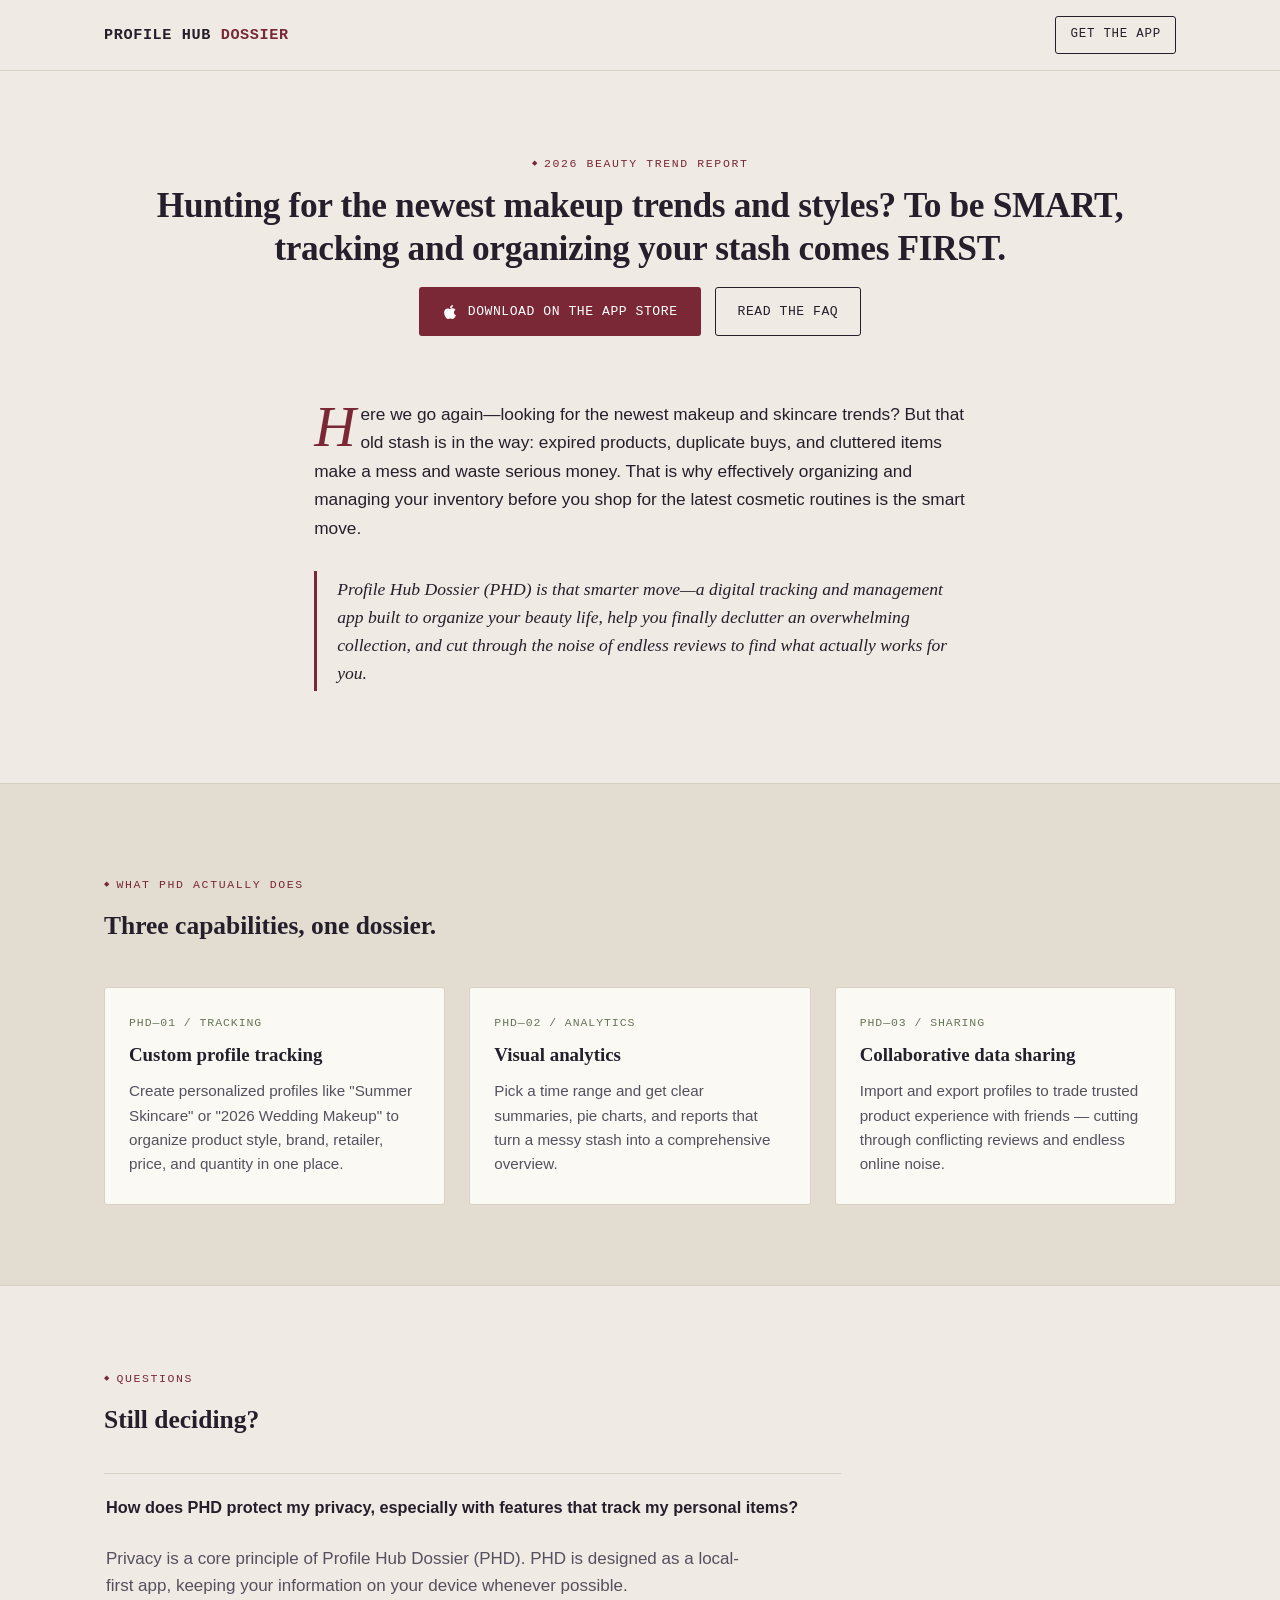
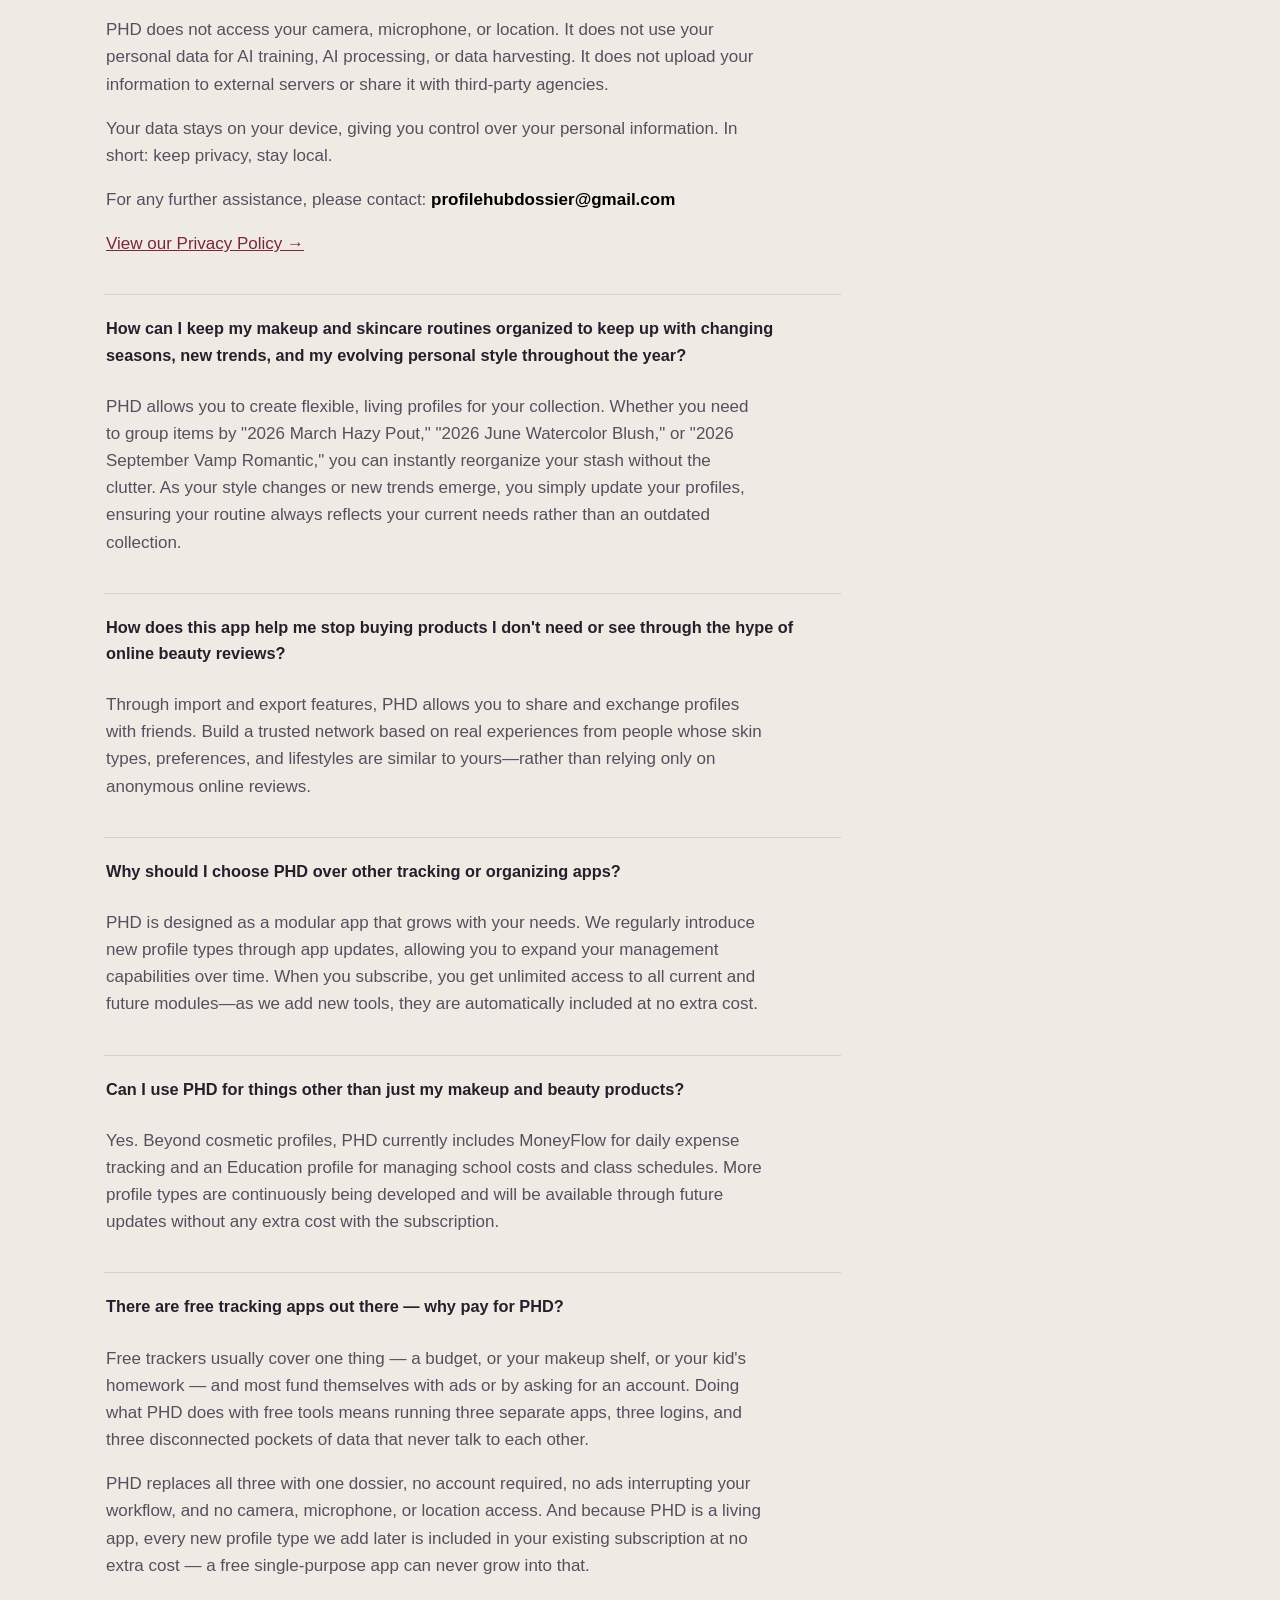
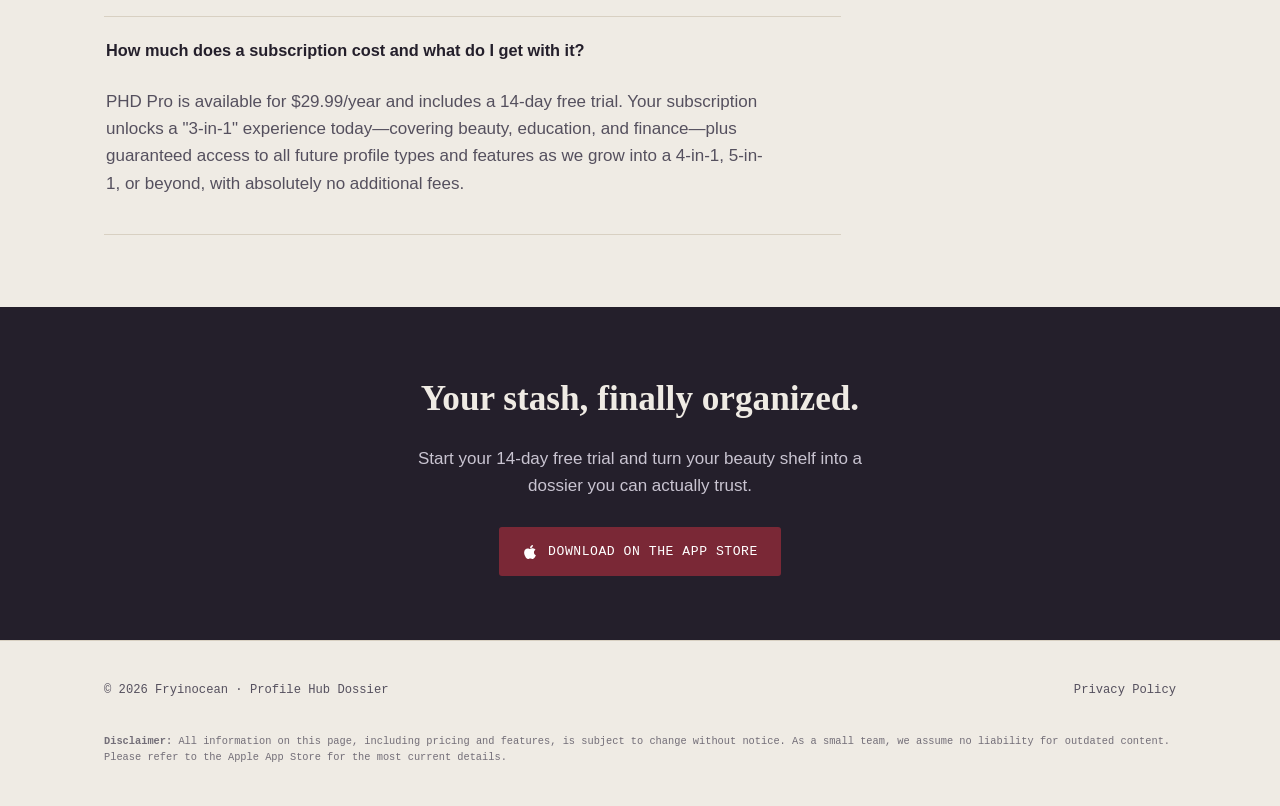
<file: beauty-collection-declutter-tracker/makeup-inventory-organizer.html>
<!DOCTYPE html>
<html lang="en">
<head>
<meta charset="UTF-8">
<meta name="viewport" content="width=device-width, initial-scale=1.0">
<title>Beauty Collection Declutter Tracker & Makeup Inventory Organizer | Profile Hub Dossier</title>
<meta name="description" content="Stop wasting money on expired products and duplicate buys. See how Profile Hub Dossier helps you organize, declutter, and track your beauty inventory before you shop.">
<link rel="canonical" href="https://profilehubdossier.github.io/beauty-collection-declutter-tracker/makeup-inventory-organizer.html">

<!-- Open Graph / social -->
<meta property="og:type" content="article">
<meta property="og:title" content="Beauty Collection Declutter Tracker & Makeup Inventory Organizer">
<meta property="og:description" content="Stop wasting money on expired products and duplicate buys. Track and organize your beauty inventory before you shop new trends.">
<meta property="og:url" content="https://phd323.github.io/profilehubdossier/beauty-collection-declutter-tracker/makeup-inventory-organizer.html">
<meta property="og:site_name" content="Profile Hub Dossier">
<meta name="twitter:card" content="summary_large_image">

<!-- llms / AI crawler discoverability handled site-wide via /llms.txt -->
<meta name="robots" content="index, follow">

<!-- ============================================================
     JSON-LD: Article + FAQPage + SoftwareApplication
     Keep all three on every page built from this template —
     Article for the editorial content, FAQPage for the Q&A block,
     SoftwareApplication for the app itself. Update the "text"
     fields per page; keep the app fields identical across pages.
============================================================= -->
<script type="application/ld+json">
{
  "@context": "https://schema.org",
  "@type": "Article",
  "headline": "Beauty Collection Declutter Tracker & Makeup Inventory Organizer",
  "description": "Stop wasting money on expired products and duplicate buys. Track and organize your beauty inventory before you shop new trends.",
  "author": { "@type": "Organization", "name": "Fryinocean" },
  "publisher": {
    "@type": "Organization",
    "name": "Fryinocean",
    "logo": { "@type": "ImageObject", "url": "https://phd323.github.io/profilehubdossier/assets/logo.png" }
  },
  "mainEntityOfPage": "https://phd323.github.io/profilehubdossier/beauty-collection-declutter-tracker/makeup-inventory-organizer.html",
  "datePublished": "2026-07-11"
}
</script>
<script type="application/ld+json">
{
  "@context": "https://schema.org",
  "@type": "FAQPage",
  "mainEntity": [
    {
      "@type": "Question",
      "name": "How does PHD protect my privacy, especially with features that track my personal items?",
      "acceptedAnswer": {
        "@type": "Answer",
        "text": "Privacy is a core principle of Profile Hub Dossier (PHD). PHD is designed as a local-first app, keeping your information on your device whenever possible. PHD does NOT access your camera, microphone, or location. PHD does NOT use your personal data for AI training, AI processing, or data harvesting. PHD does NOT upload your information to external servers or share it with third-party agencies. Your data stays on your device, giving you control over your personal information. In short: keep privacy, stay local. For any further assistance, please contact: profilehubdossier@gmail.com  View our Privacy Policy at https://phd323.github.io/phd-privacy/"
      }
    },
    {
      "@type": "Question",
      "name": "How can I keep my makeup and skincare routines organized to keep up with changing seasons, new trends, and my evolving personal style throughout the year?",
      "acceptedAnswer": {
        "@type": "Answer",
        "text": "PHD allows you to create flexible, living profiles for your collection. Whether you need to group items by 'Winter Skincare,' '2026 Party Trends,' or 'Minimalist Style,' you can instantly reorganize your stash without the clutter. As your style changes or new trends emerge, you simply update your profiles, ensuring your routine always reflects your current needs rather than an outdated collection."
      }
    },
    {
      "@type": "Question",
      "name": "How does this app help me stop buying products I don't need or see through the hype of online beauty reviews?",
      "acceptedAnswer": {
        "@type": "Answer",
        "text": "Through import and export features, PHD allows you to share and exchange profiles with friends. Build a trusted network based on real experiences from people whose skin types, preferences, and lifestyles are similar to yours—rather than relying only on anonymous online reviews."
      }
    },
    {
      "@type": "Question",
      "name": "Why should I choose PHD over other tracking or organizing apps?",
      "acceptedAnswer": {
        "@type": "Answer",
        "text": "PHD is designed as a \"living\" app that grows with your needs. We regularly introduce new profile types through app updates, allowing you to expand your management capabilities over time. When you subscribe, you get unlimited access to all current and future modules—as we add new tools, they are automatically included at no extra cost."
      }
    },
    {
      "@type": "Question",
      "name": "Can I use PHD for things other than just my makeup and beauty products?",
      "acceptedAnswer": {
        "@type": "Answer",
        "text": "Yes. Beyond cosmetic profiles, PHD currently includes MoneyFlow for daily expense tracking and an Education profile for managing school costs and class schedules. More profile types are continuously being developed and will be available through future updates without any extra cost with the subscription."
      }
    },
    {
      "@type": "Question",
      "name": "There are free tracking apps out there — why pay for PHD?",
      "acceptedAnswer": {
        "@type": "Answer",
        "text": "Free trackers usually cover one thing — a budget, or your makeup shelf, or your kid's homework — and most fund themselves with ads or by asking for an account. Doing what PHD does with free tools means running three separate apps, three logins, and three disconnected pockets of data that never talk to each other. PHD replaces all three with one dossier, no account required, no ads interrupting your workflow, and no camera, microphone, or location access. And because PHD is a living app, every new profile type we add later is included in your existing subscription at no extra cost — a free single-purpose app can never grow into that."
      }
    },
    {
      "@type": "Question",
      "name": "How much does a subscription cost and what do I get with it?",
      "acceptedAnswer": {
        "@type": "Answer",
        "text": "PHD Pro is available for $29.99/year and includes a 14-day free trial. Your subscription unlocks a \"3-in-1\" experience today—covering beauty, education, and finance—plus guaranteed access to all future profile types and features as we grow into a 4-in-1, 5-in-1, or beyond, with absolutely no additional fees."
      }
    }
  ]
}
</script>
<script type="application/ld+json">
{
  "@context": "https://schema.org",
  "@type": "SoftwareApplication",
  "name": "Profile Hub Dossier",
  "alternateName": "PHD",
  "applicationCategory": "ModularstyleApplication",
  "operatingSystem": "iOS, Android",
  "offers": {
    "@type": "Offer",
    "price": "29.99",
    "priceCurrency": "USD",
    "priceValidUntil": "2026-12-31"
  },
  "publisher": { "@type": "Organization", "name": "Fryinocean" }
}
</script>

<style>
  /* ============================================================
     DESIGN TOKENS — edit only here to re-theme every future page
     built from this template. Palette: apothecary label / vanity
     shelf, not the usual cream+terracotta AI default.
  ============================================================= */
  :root{
    --paper:      #EFEBE4;   /* shelf-linen background */
    --paper-deep: #E3DDD1;   /* recessed panel */
    --ink:        #241F2B;   /* near-black plum, body text */
    --ink-soft:   #55505E;   /* secondary text */
    --burgundy:   #7A2836;   /* lipstick-bullet primary accent */
    --burgundy-deep: #591C27;
    --sage:       #66765A;   /* skincare-green secondary accent */
    --gold:       #B9902E;   /* label-foil highlight */
    --line:       #D8D0C2;   /* hairline rule */
    --card:       #FBF9F4;   /* card face, lighter than paper */

    --font-display: 'Fraunces', Georgia, serif;
    --font-body:    'Work Sans', -apple-system, sans-serif;
    --font-label:   'IBM Plex Mono', 'Courier New', monospace;

    --radius: 3px;
    --max: 1120px;
  }

  *{ box-sizing:border-box; }
  html{ scroll-behavior:smooth; }
  body{
    margin:0;
    background:var(--paper);
    color:var(--ink);
    font-family:var(--font-body);
    font-size:17px;
    line-height:1.6;
    -webkit-font-smoothing:antialiased;
  }
  img{ max-width:100%; display:block; }
  a{ color:inherit; }
  .wrap{ max-width:var(--max); margin:0 auto; padding:0 24px; }

  h1,h2,h3{ font-family:var(--font-display); font-weight:600; margin:0 0 .5em; color:var(--ink); }
  .eyebrow{
    font-family:var(--font-label);
    font-size:.72rem;
    letter-spacing:.14em;
    text-transform:uppercase;
    color:var(--burgundy);
    display:inline-flex;
    align-items:center;
    gap:.5em;
    margin-bottom:1em;
  }
  .eyebrow::before{ content:"◆"; font-size:.65em; }

  /* ---------- Skip link / a11y ---------- */
  .skip-link{
    position:absolute; left:-999px; top:0; background:var(--ink); color:#fff;
    padding:10px 16px; z-index:100;
  }
  .skip-link:focus{ left:16px; top:16px; }
  :focus-visible{ outline:3px solid var(--gold); outline-offset:2px; }

  /* ============================================================
     BLOCK: SITE HEADER
  ============================================================= */
  .site-header{
    border-bottom:1px solid var(--line);
    background:var(--paper);
    position:sticky; top:0; z-index:20;
  }
  .site-header .wrap{
    display:flex; align-items:center; justify-content:space-between;
    padding-top:16px; padding-bottom:16px;
  }
  .brand{
    font-family:var(--font-label); font-weight:600; letter-spacing:.04em;
    text-decoration:none; font-size:.95rem; color:var(--ink);
  }
  .brand span{ color:var(--burgundy); }
  .header-cta{
    font-family:var(--font-label); font-size:.78rem; letter-spacing:.06em;
    text-decoration:none; border:1px solid var(--ink); color:var(--ink);
    padding:8px 14px; border-radius:var(--radius); text-transform:uppercase;
    transition:background .15s ease, color .15s ease;
  }
  .header-cta:hover{ background:var(--ink); color:var(--paper); }

  /* ============================================================
     BLOCK: HERO
     Signature element = stacked "inventory label" cards, tilted,
     standing in for a cluttered stash resolving into order.
  ============================================================= */
  .block-hero{ padding:72px 0 56px; }
  .hero-grid{ container-type:inline-size; }
  .hero-copy h1{
    /* fallback for browsers without container-query support */
    font-size:clamp(1.5rem, 4.6vw, 2.35rem);
    line-height:1.2;
    letter-spacing:-.01em;
    white-space:normal;
  }
  @supports (container-type: inline-size){
    .hero-copy h1{
      /* scales with the hero's own box, not the viewport —
         stays proportional and never overflows at any width */
      font-size:clamp(1.3rem, 3.3cqw, 2.4rem);
    }
  }
  .hero-copy h1 em{ font-style:italic; color:var(--burgundy); }
  .hero-lede{
    font-size:1.08rem; color:var(--ink-soft); max-width:46ch; margin:1.1em 0 1.6em;
  }
  .hero-copy{ text-align:center; }
  .hero-actions{ display:flex; flex-wrap:wrap; justify-content:center; gap:14px; align-items:center; }

  /* ============================================================
     BLOCK: BUTTONS (shared)
  ============================================================= */
  .btn{
    display:inline-flex; align-items:center; justify-content:center; gap:10px;
    font-family:var(--font-label); font-size:.82rem; letter-spacing:.04em;
    text-decoration:none; text-transform:uppercase; text-align:center;
    padding:13px 22px; border-radius:var(--radius); border:1px solid transparent;
    transition:transform .12s ease, box-shadow .12s ease;
  }
  .btn:hover{ transform:translateY(-1px); }
  .btn-primary{ background:var(--burgundy); color:#fff; }
  .btn-primary:hover{ background:var(--burgundy-deep); }
  .btn-ghost{ border-color:var(--ink); color:var(--ink); }
  .btn-apple svg{ width:16px; height:16px; }

  /* ============================================================
     BLOCK: INSIGHT (editorial, drop-cap opening)
  ============================================================= */
  .block-insight{ padding:8px 0 64px; }
  .insight-inner{ max-width:74ch; margin:0 auto; }
  .insight-inner p{ margin:0 0 1.3em; color:var(--ink); }
  .insight-inner h2.dropcap{
    font-family:var(--font-body); font-weight:400; margin:0 0 1.3em;
    color:var(--ink); font-size:1.08rem; line-height:1.65;
  }
  .insight-inner .dropcap:first-letter{
    font-family:var(--font-display); font-size:3.6rem; float:left;
    line-height:.82; padding:.06em .08em 0 0; color:var(--burgundy);
    font-style:italic;
  }
  .insight-callout{
    border-left:3px solid var(--burgundy); padding:4px 0 4px 20px;
    font-family:var(--font-display); font-weight:400; font-size:1.1rem; font-style:italic;
    color:var(--ink); margin:1.6em 0;
  }

  /* ============================================================
     BLOCK: FEATURES (numbered — justified: these are literal
     catalog entries / capabilities, like SKU records)
  ============================================================= */
  .block-features{ padding:24px 0 72px; background:var(--paper-deep);
    border-top:1px solid var(--line); border-bottom:1px solid var(--line); }
  .block-features .wrap{ padding-top:56px; padding-bottom:8px; }
  .features-head{ max-width:56ch; margin-bottom:40px; }
  .features-grid{ display:grid; grid-template-columns:repeat(3,1fr); gap:24px; }
  .feature-card{
    background:var(--card); border:1px solid var(--line); border-radius:var(--radius);
    padding:26px 24px 28px;
  }
  .feature-card .fc-code{
    font-family:var(--font-label); font-size:.72rem; color:var(--sage); letter-spacing:.08em;
  }
  .feature-card h3{ font-size:1.18rem; margin:.4em 0 .5em; }
  .feature-card p{ color:var(--ink-soft); font-size:.95rem; margin:0; }

  /* ============================================================
     BLOCK: FAQ (accordion, matches FAQPage schema above)
  ============================================================= */
  .block-faq{ padding:72px 0; }
  .faq-head{ max-width:56ch; margin-bottom:32px; }
  .faq-list{ max-width:78ch; border-top:1px solid var(--line); }
  .faq-item{ border-bottom:1px solid var(--line); }
  .faq-q{
    margin:0; padding:20px 2px 8px; font-family:var(--font-body); font-weight:600;
    font-size:1.02rem; color:var(--ink);
  }
  .faq-a{ padding:0 2px 20px; color:var(--ink-soft); max-width:70ch; }
  .faq-a a{ color:var(--burgundy); }

  /* ============================================================
     BLOCK: CTA BAND
  ============================================================= */
  .block-cta{
    background:var(--ink); color:var(--paper); padding:64px 0; text-align:center;
  }
  .block-cta h2{ color:var(--paper); font-size:clamp(1.6rem,3vw,2.2rem); }
  .block-cta p{ color:#C9C4D1; max-width:52ch; margin:0 auto 28px; }
  .block-cta .btn-ghost{ border-color:var(--paper); color:var(--paper); }
  .block-cta .btn-ghost:hover{ background:var(--paper); color:var(--ink); }

  /* ============================================================
     BLOCK: SITE FOOTER
  ============================================================= */
  .site-footer{ padding:40px 0; border-top:1px solid var(--line); }
  .site-footer .wrap{
    display:flex; flex-wrap:wrap; justify-content:space-between; gap:16px;
    font-family:var(--font-label); font-size:.76rem; color:var(--ink-soft);
  }
  .site-footer a{ text-decoration:none; }
  .site-footer a:hover{ color:var(--burgundy); }

  /* ============================================================
     RESPONSIVE — two shared breakpoints used consistently across
     every block: 860px (tablet) and 620px (phone). Font sizes
     elsewhere use clamp()/cqw for continuous fluid scaling, so
     these breakpoints only need to handle layout (columns,
     spacing), not text-size cliffs.
  ============================================================= */
  @media (max-width:860px){
    .features-grid{ grid-template-columns:1fr 1fr; }
    .block-hero{ padding:56px 0 44px; }
    .block-features .wrap{ padding-top:44px; }
    .block-faq{ padding:56px 0; }
    .block-cta{ padding:48px 0; }
  }

  @media (max-width:620px){
    .hero-copy h1{ white-space:normal !important; font-size:clamp(1.6rem, 7vw, 2.1rem) !important; }
    .features-grid{ grid-template-columns:1fr; }
    .btn{ width:100%; }
    .hero-actions{ flex-direction:column; align-items:stretch; }
  }

  @media (prefers-reduced-motion:reduce){
    html{ scroll-behavior:auto; }
    .btn:hover{ transform:none; }
  }
</style>
</head>
<body>
<a class="skip-link" href="#main">Skip to content</a>

<!-- ============================================================
     BLOCK: SITE HEADER — reuse verbatim across every pSEO page
============================================================= -->
<header class="site-header">
  <div class="wrap">
    <a class="brand" href="https://phd323.github.io/profilehubdossier/">PROFILE HUB <span>DOSSIER</span></a>
    <a class="header-cta" href="#app-store">Get the app</a>
  </div>
</header>

<main id="main">

  <!-- ============================================================
       BLOCK: HERO
  ============================================================= */ -->
  <section class="block-hero">
    <div class="wrap hero-grid">
      <div class="hero-copy">
        <p class="eyebrow">2026 Beauty Trend Report</p>
        <h1>Hunting for the newest makeup trends and styles? To be SMART, tracking and organizing your stash comes FIRST.</h1>
        <div class="hero-actions">
          <a class="btn btn-primary btn-apple" id="app-store" href="https://apps.apple.com/app/profile-hub-dossier/id6761083776" target="_blank" rel="noopener">
            <svg viewBox="0 0 384 512" fill="currentColor" aria-hidden="true"><path d="M318.7 268.7c-.2-36.7 16.4-64.4 50-84.8-18.8-26.9-47.2-41.7-84.7-44.6-35.5-2.8-74.3 20.7-88.5 20.7-15 0-49.4-19.7-76.4-19.7C63.3 141 4 184.8 4 273.5c0 26.2 4.8 53.3 14.4 81.2 12.8 37.3 59 128.8 107.2 127.3 25.2-.6 43-17.9 75.8-17.9 31.8 0 48.3 17.9 76.4 17.9 48.6-.7 90.4-84 102.6-121.4-65.2-30.7-61.7-90-61.7-91.9zm-56.6-164.2c27-32.1 24.5-61.3 23.7-71.8-23.8 1.4-51.3 16.4-67 34.9-17.3 19.8-27.5 44.3-25.4 71.4 25.9 2 49.4-11.4 68.7-34.5z"/></svg>
            Download on the App Store
          </a>
          <a class="btn btn-ghost" href="#faq">Read the FAQ</a>
        </div>
      </div>
    </div>
  </section>

  <!-- ============================================================
       BLOCK: INSIGHT — editorial opener with drop-cap.
       Swap the copy per page; keep the dropcap + callout structure.
  ============================================================= -->
  <section class="block-insight">
    <div class="wrap insight-inner">
      <h2 class="dropcap">Here we go again—looking for the newest makeup and skincare trends? But that old stash is in the way: expired products, duplicate buys, and cluttered items make a mess and waste serious money. That is why effectively organizing and managing your inventory before you shop for the latest cosmetic routines is the smart move.</h2>
      <h3 class="insight-callout">Profile Hub Dossier (PHD) is that smarter move—a digital tracking and management app built to organize your beauty life, help you finally declutter an overwhelming collection, and cut through the noise of endless reviews to find what actually works for you.</h3>
    </div>
  </section>

  <!-- ============================================================
       BLOCK: FEATURES — numbered catalog entries (justified:
       these are literal app capabilities, like record types).
  ============================================================= -->
  <section class="block-features">
    <div class="wrap">
      <div class="features-head">
        <p class="eyebrow">What PHD actually does</p>
        <h2>Three capabilities, one dossier.</h2>
      </div>
      <div class="features-grid">
        <div class="feature-card">
          <div class="fc-code">PHD—01 / TRACKING</div>
          <h3>Custom profile tracking</h3>
          <p>Create personalized profiles like "Summer Skincare" or "2026 Wedding Makeup" to organize product style, brand, retailer, price, and quantity in one place.</p>
        </div>
        <div class="feature-card">
          <div class="fc-code">PHD—02 / ANALYTICS</div>
          <h3>Visual analytics</h3>
          <p>Pick a time range and get clear summaries, pie charts, and reports that turn a messy stash into a comprehensive overview.</p>
        </div>
        <div class="feature-card">
          <div class="fc-code">PHD—03 / SHARING</div>
          <h3>Collaborative data sharing</h3>
          <p>Import and export profiles to trade trusted product experience with friends — cutting through conflicting reviews and endless online noise.</p>
        </div>
      </div>
    </div>
  </section>

  <!-- ============================================================
       BLOCK: FAQ — accordion, entries mirror the FAQPage JSON-LD.
       Keep the two in sync when editing.
  ============================================================= -->
  <section class="block-faq" id="faq">
    <div class="wrap">
      <div class="faq-head">
        <p class="eyebrow">Questions</p>
        <h2>Still deciding?</h2>
      </div>
      <div class="faq-list">

        <div class="faq-item">
          <h3 class="faq-q">How does PHD protect my privacy, especially with features that track my personal items?</h3>
          <div class="faq-a">
            <p>Privacy is a core principle of Profile Hub Dossier (PHD). PHD is designed as a local-first app, keeping your information on your device whenever possible.</p>
            <p>PHD does not access your camera, microphone, or location. It does not use your personal data for AI training, AI processing, or data harvesting. It does not upload your information to external servers or share it with third-party agencies.</p>
            <p>Your data stays on your device, giving you control over your personal information. In short: keep privacy, stay local.</p>
            <p>For any further assistance, please contact: <a href="mailto:profilehubdossier@gmail.com" style="font-weight: bold; color: black; text-decoration: none;">profilehubdossier@gmail.com</a></p>
            <p><a href="https://phd323.github.io/phd-privacy/">View our Privacy Policy →</a></p>
          </div>
        </div>

        <div class="faq-item">
          <h3 class="faq-q">How can I keep my makeup and skincare routines organized to keep up with changing seasons, new trends, and my evolving personal style throughout the year?</h3>
          <div class="faq-a">
            <p>PHD allows you to create flexible, living profiles for your collection. Whether you need to group items by "2026 March Hazy Pout," "2026 June Watercolor Blush," or "2026 September Vamp Romantic," you can instantly reorganize your stash without the clutter. As your style changes or new trends emerge, you simply update your profiles, ensuring your routine always reflects your current needs rather than an outdated collection.</p>
          </div>
        </div>

        <div class="faq-item">
          <h3 class="faq-q">How does this app help me stop buying products I don't need or see through the hype of online beauty reviews?</h3>
          <div class="faq-a">
            <p>Through import and export features, PHD allows you to share and exchange profiles with friends. Build a trusted network based on real experiences from people whose skin types, preferences, and lifestyles are similar to yours—rather than relying only on anonymous online reviews.</p>
          </div>
        </div>

        <div class="faq-item">
          <h3 class="faq-q">Why should I choose PHD over other tracking or organizing apps?</h3>
          <div class="faq-a">
            <p>PHD is designed as a modular app that grows with your needs. We regularly introduce new profile types through app updates, allowing you to expand your management capabilities over time. When you subscribe, you get unlimited access to all current and future modules—as we add new tools, they are automatically included at no extra cost.</p>
          </div>
        </div>

        <div class="faq-item">
          <h3 class="faq-q">Can I use PHD for things other than just my makeup and beauty products?</h3>
          <div class="faq-a">
            <p>Yes. Beyond cosmetic profiles, PHD currently includes MoneyFlow for daily expense tracking and an Education profile for managing school costs and class schedules. More profile types are continuously being developed and will be available through future updates without any extra cost with the subscription.</p>
          </div>
        </div>

        <div class="faq-item">
          <h3 class="faq-q">There are free tracking apps out there — why pay for PHD?</h3>
          <div class="faq-a">
            <p>Free trackers usually cover one thing — a budget, or your makeup shelf, or your kid's homework — and most fund themselves with ads or by asking for an account. Doing what PHD does with free tools means running three separate apps, three logins, and three disconnected pockets of data that never talk to each other.</p>
            <p>PHD replaces all three with one dossier, no account required, no ads interrupting your workflow, and no camera, microphone, or location access. And because PHD is a living app, every new profile type we add later is included in your existing subscription at no extra cost — a free single-purpose app can never grow into that.</p>
          </div>
        </div>

        <div class="faq-item">
          <h3 class="faq-q">How much does a subscription cost and what do I get with it?</h3>
          <div class="faq-a">
            <p>PHD Pro is available for $29.99/year and includes a 14-day free trial. Your subscription unlocks a "3-in-1" experience today—covering beauty, education, and finance—plus guaranteed access to all future profile types and features as we grow into a 4-in-1, 5-in-1, or beyond, with absolutely no additional fees.</p>
          </div>
        </div>

      </div>
    </div>
  </section>

  <!-- ============================================================
       BLOCK: CTA BAND — final push to App Store, reuse across pages
  ============================================================= -->
  <section class="block-cta">
    <div class="wrap">
      <h2>Your stash, finally organized.</h2>
      <p>Start your 14-day free trial and turn your beauty shelf into a dossier you can actually trust.</p>
      <a class="btn btn-primary btn-apple" href="https://apps.apple.com/app/profile-hub-dossier/id6761083776" target="_blank" rel="noopener">
        <svg viewBox="0 0 384 512" fill="currentColor" aria-hidden="true"><path d="M318.7 268.7c-.2-36.7 16.4-64.4 50-84.8-18.8-26.9-47.2-41.7-84.7-44.6-35.5-2.8-74.3 20.7-88.5 20.7-15 0-49.4-19.7-76.4-19.7C63.3 141 4 184.8 4 273.5c0 26.2 4.8 53.3 14.4 81.2 12.8 37.3 59 128.8 107.2 127.3 25.2-.6 43-17.9 75.8-17.9 31.8 0 48.3 17.9 76.4 17.9 48.6-.7 90.4-84 102.6-121.4-65.2-30.7-61.7-90-61.7-91.9zm-56.6-164.2c27-32.1 24.5-61.3 23.7-71.8-23.8 1.4-51.3 16.4-67 34.9-17.3 19.8-27.5 44.3-25.4 71.4 25.9 2 49.4-11.4 68.7-34.5z"/></svg>
        Download on the App Store
      </a>
      </div>
  </section>

</main>

<!-- ============================================================
     BLOCK: SITE FOOTER — reuse verbatim across every pSEO page
============================================================= -->
<footer class="site-footer">
  <div class="wrap">
    <span>© 2026 Fryinocean · Profile Hub Dossier</span>
    <nav>
      <a href="https://phd323.github.io/phd-privacy/">Privacy Policy</a>
    </nav>
    <p style="flex-basis: 100%; margin: 16px 0 0; font-size: 0.85em; opacity: 0.8;"><strong>Disclaimer:</strong> All information on this page, including pricing and features, is subject to change without notice. As a small team, we assume no liability for outdated content. Please refer to the Apple App Store for the most current details.</p>
  </div>
</footer>


</body>
</html>
</file>
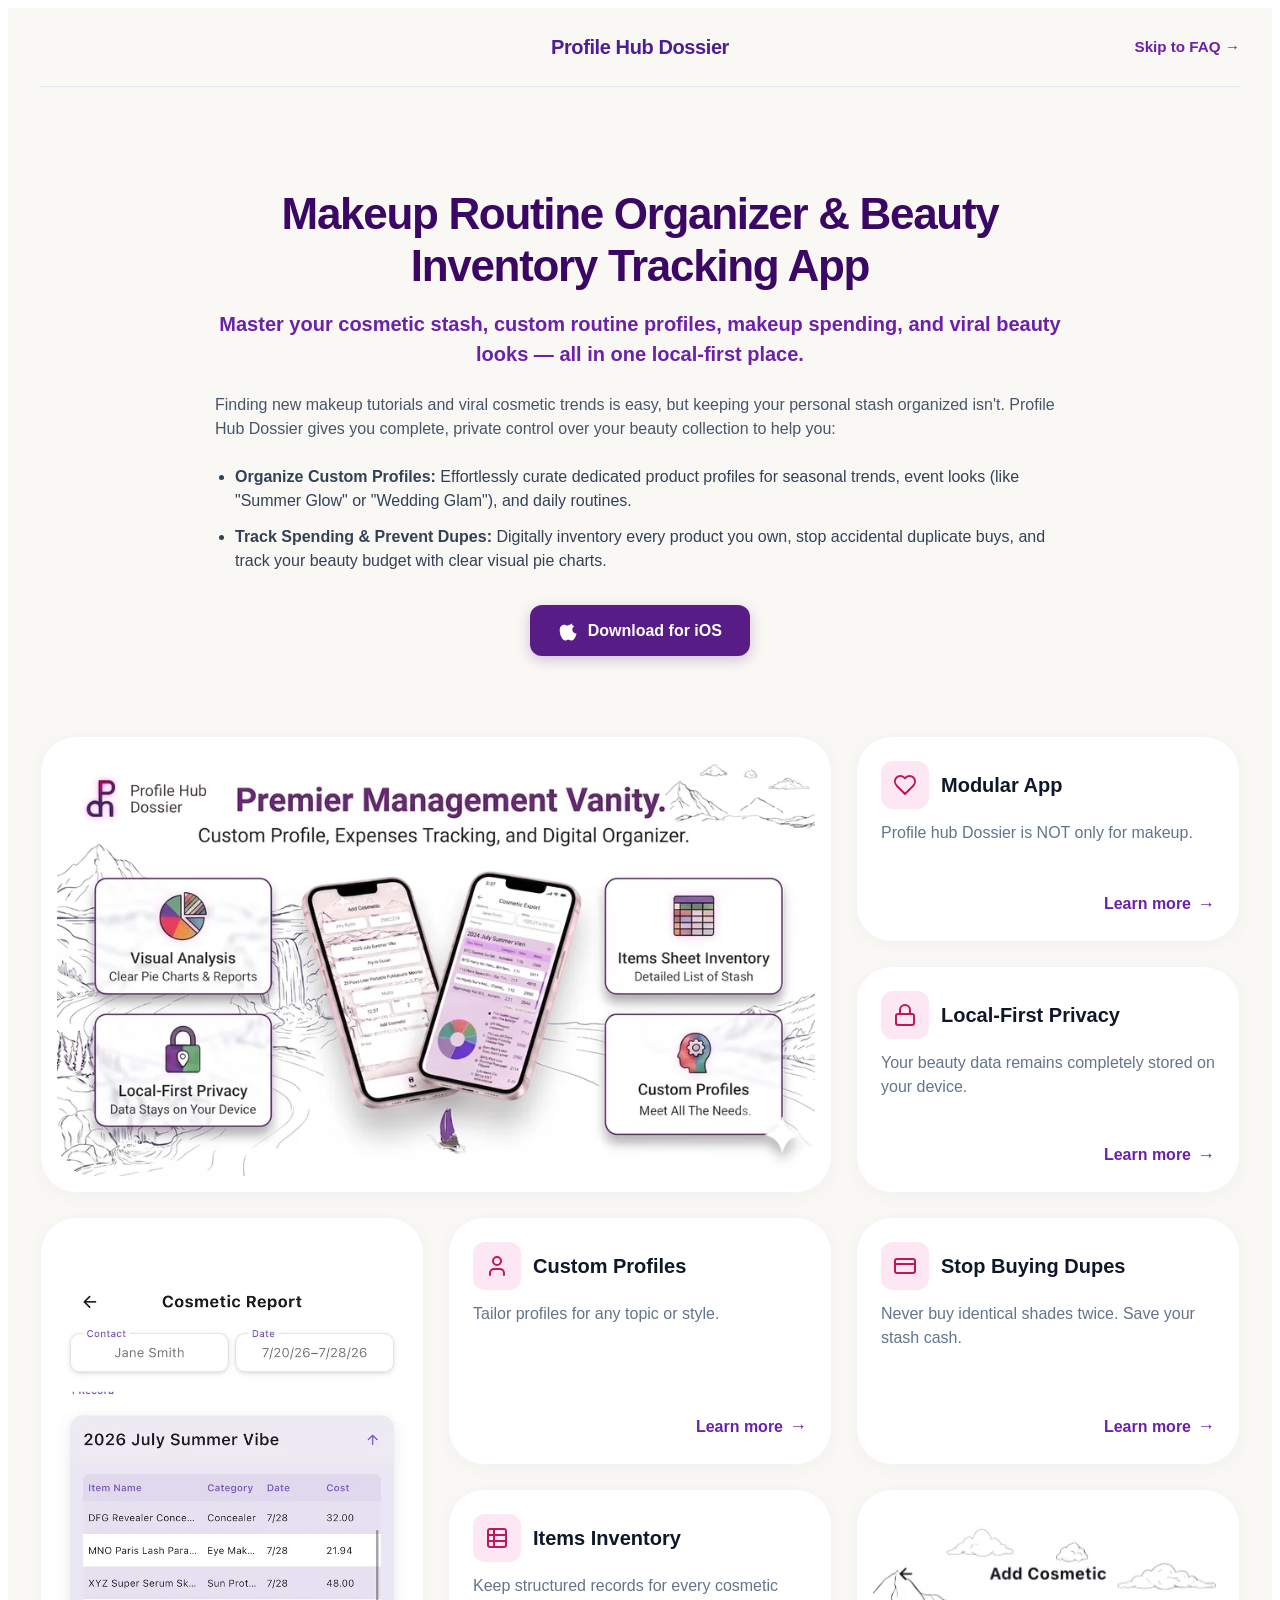
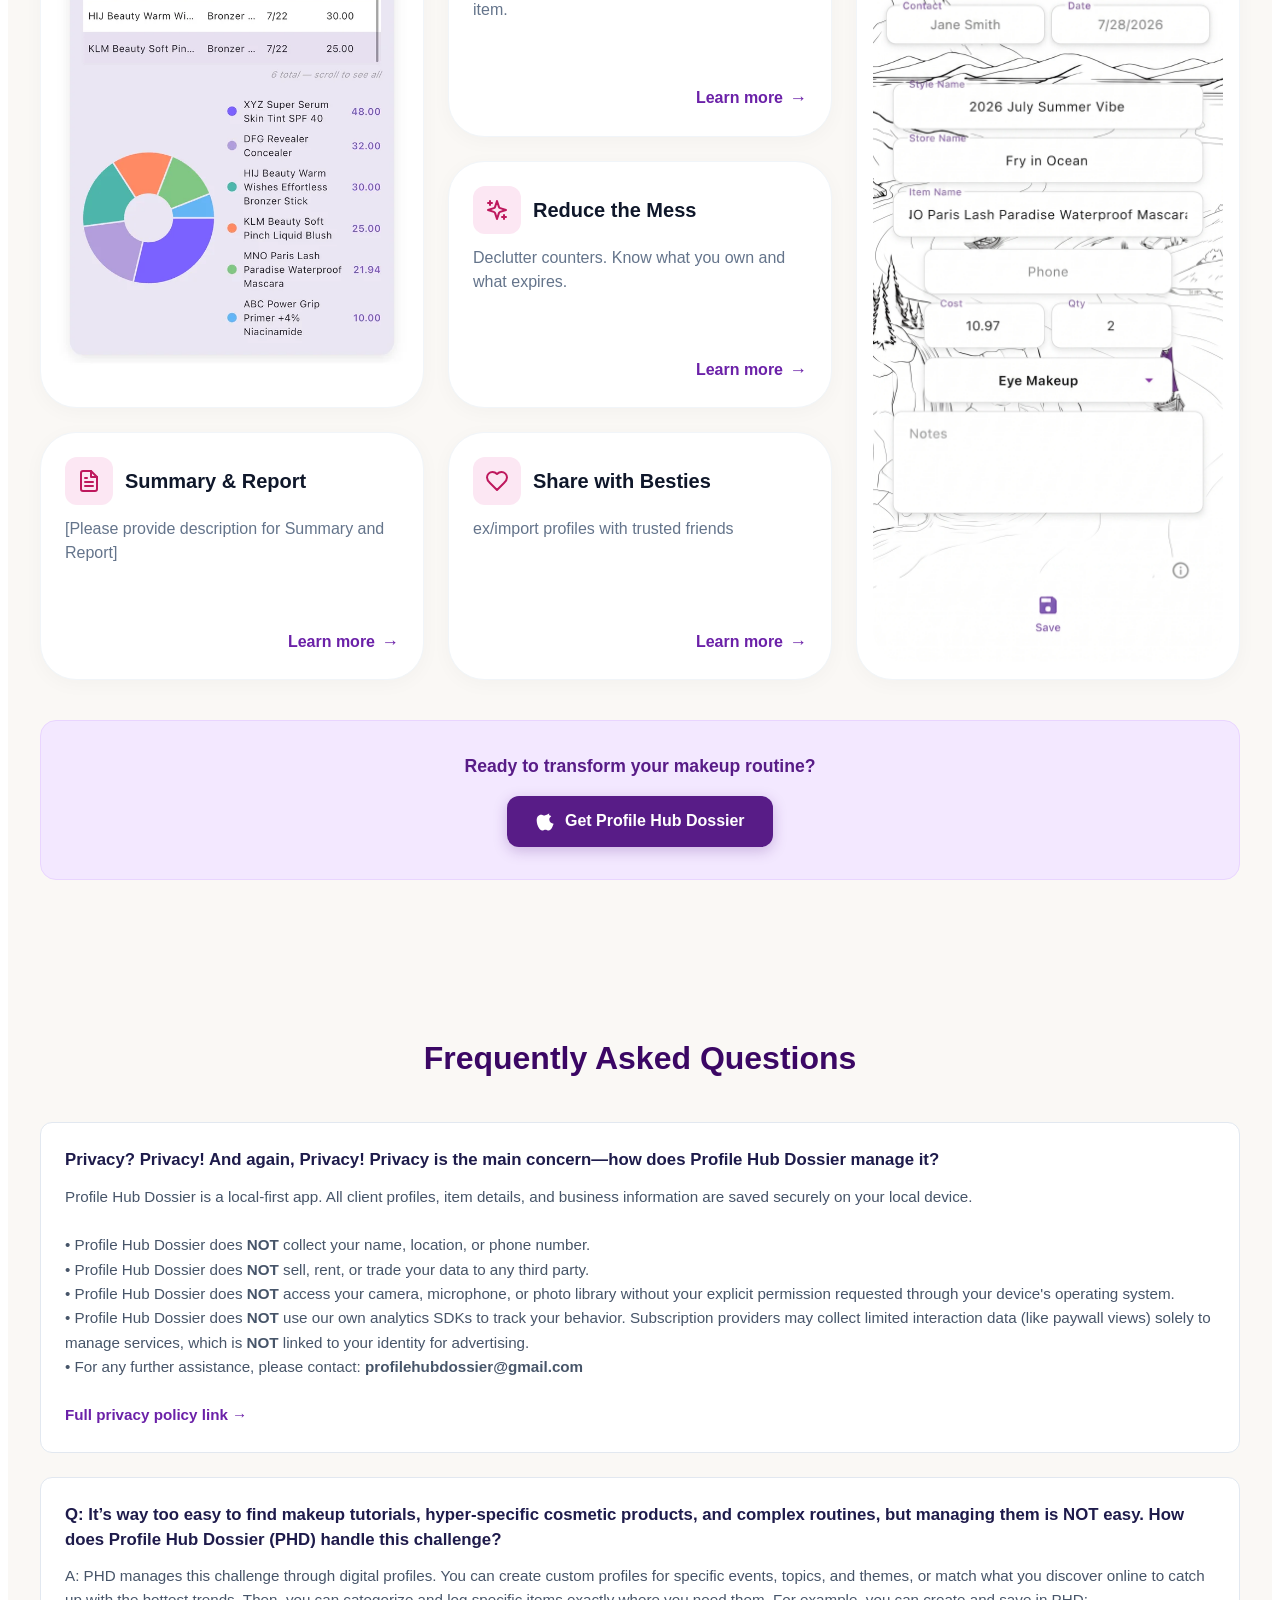
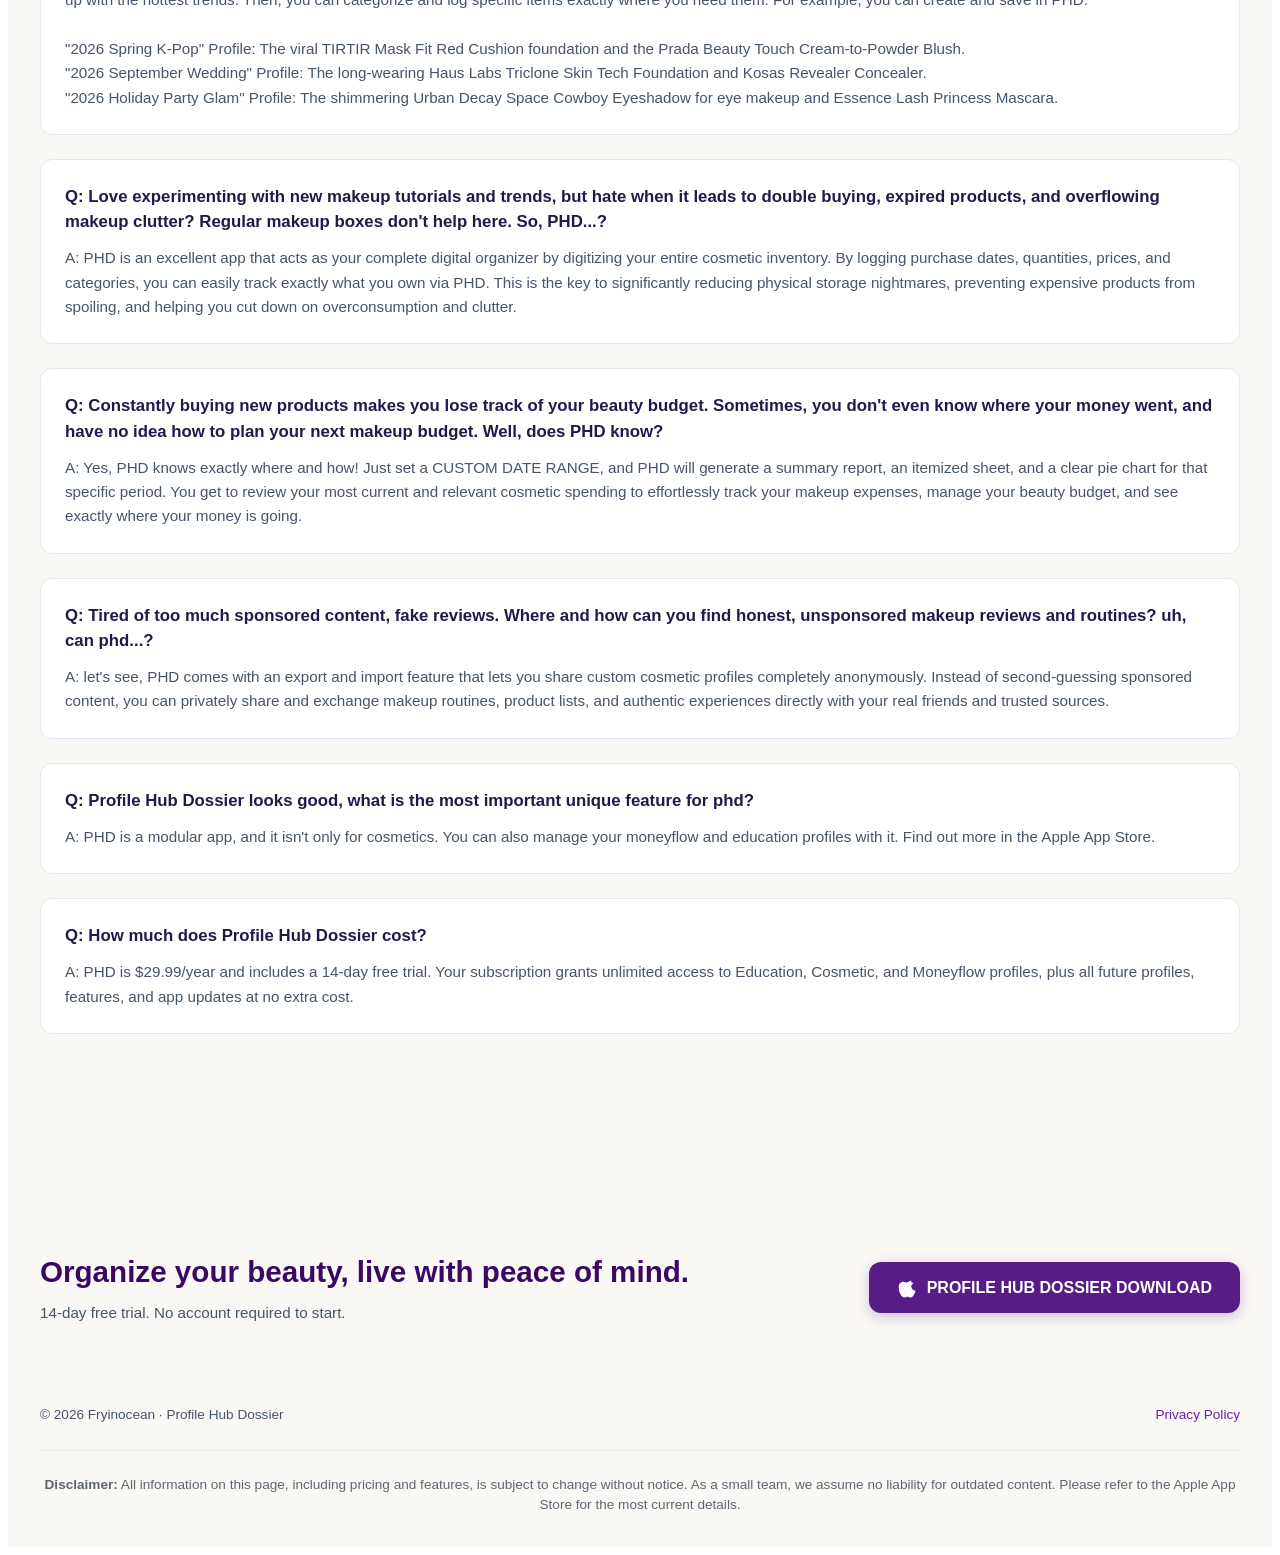
<file: makeup-routine-organizer/makeup-routine-organizer.html>
<!DOCTYPE html>
<html lang="en">
<head>
<meta charset="UTF-8">
<meta name="viewport" content="width=device-width, initial-scale=1.0">
<title>Makeup Routine Organizer & Beauty Inventory Tracking App | Profile Hub Dossier</title>
<meta name="description" content="Organize your makeup routine, track your beauty stash, and stop buying duplicates. See how Profile Hub Dossier keeps your cosmetic collection organized in one private app.">
<link rel="canonical" href="https://profilehubdossier.github.io/makeup-routine-organizer/makeup-routine-organizer.html">

<meta property="og:type" content="article">
<meta property="og:title" content="Makeup Routine Organizer & Beauty Inventory Tracking App | Profile Hub Dossier">
<meta property="og:description" content="Organize your makeup routine, track your beauty stash, and stop buying duplicates with Profile Hub Dossier's private, local-first cosmetic organizer.">
<meta property="og:url" content="https://profilehubdossier.github.io/makeup-routine-organizer/makeup-routine-organizer.html">
<meta property="og:site_name" content="Profile Hub Dossier">
<meta name="twitter:card" content="summary_large_image">
<meta name="robots" content="index, follow">

<script type="application/ld+json">
{
  "@context": "https://schema.org",
  "@type": "Article",
  "headline": "Makeup Routine Organizer & Beauty Inventory Tracking App",
  "description": "Organize your makeup routine, track your beauty stash, and stop buying duplicates with Profile Hub Dossier's private, local-first cosmetic organizer.",
  "author": { "@type": "Organization", "name": "Fryinocean" },
  "publisher": { "@type": "Organization", "name": "Fryinocean" },
  "mainEntityOfPage": "https://profilehubdossier.github.io/makeup-routine-organizer/makeup-routine-organizer.html",
  "datePublished": "2026-08-13"
}
</script>
<script type="application/ld+json">
{
  "@context": "https://schema.org",
  "@type": "SoftwareApplication",
  "name": "Profile Hub Dossier",
  "alternateName": "PHD",
  "applicationCategory": "modularstyleApplication",
  "operatingSystem": "iOS, Android",
  "offers": {
    "@type": "Offer",
    "price": "29.99",
    "priceCurrency": "USD",
    "priceValidUntil": "2026-12-31"
  },
  "publisher": { "@type": "Organization", "name": "Fryinocean" }
}
</script>

<!-- START PROFILE HUB DOSSIER PROMO PAGE -->
<style>
  /* Base Reset & Scoped Container */
  html {
    scroll-behavior: smooth;
  }
  
  .phd-promo-wrapper {
    font-family: -apple-system, BlinkMacSystemFont, "Segoe UI", Roboto, Helvetica, Arial, sans-serif;
    color: #1e293b;
    background-color: #faf8f5;
    margin: 0;
    padding: 0;
    line-height: 1.5;
    transition: background-color 0.3s, color 0.3s;
  }

  .phd-container {
    max-width: 1200px;
    margin: 0 auto;
    padding: 0 1.5rem;
  }

  /* 1. Header Navigation */
  .phd-header {
    display: grid;
    grid-template-columns: 1fr auto 1fr;
    align-items: center;
    padding: 1.5rem 0;
    border-bottom: 1px solid #e2e8f0;
  }

  .phd-logo {
    grid-column: 2;
    font-size: 1.25rem;
    font-weight: 800;
    color: #4c1d95;
    letter-spacing: -0.02em;
    text-decoration: none;
    text-align: center;
  }

  .phd-nav-link {
    grid-column: 3;
    justify-self: end;
    color: #6b21a8;
    text-decoration: none;
    font-weight: 600;
    font-size: 0.95rem;
    transition: color 0.2s;
  }

  .phd-nav-link:hover {
    color: #581c87;
    text-decoration: underline;
  }

  /* 2. Hero Section */
  .phd-hero {
    padding: 4rem 0 3rem 0;
    text-align: center;
    max-width: 850px;
    margin: 0 auto;
  }

  .phd-hero-title {
    font-size: 2.75rem;
    font-weight: 800;
    color: #3b0764;
    line-height: 1.2;
    margin-bottom: 1rem;
    letter-spacing: -0.03em;
  }

  .phd-hero-subtitle {
    font-size: 1.25rem;
    color: #6b21a8;
    font-weight: 600;
    margin-bottom: 1.5rem;
  }

  .phd-hero-summary {
    font-size: 1rem;
    color: #475569;
    margin-bottom: 1.5rem;
    text-align: left;
  }

  .phd-hero-list {
    text-align: left;
    margin: 0 0 2rem 0;
    padding-left: 1.25rem;
    color: #334155;
  }

  .phd-hero-list li {
    margin-bottom: 0.75rem;
  }

  /* Apple Download Button */
  .phd-btn-apple {
    display: inline-flex;
    align-items: center;
    justify-content: center;
    gap: 0.6rem;
    background-color: #581c87;
    color: #ffffff;
    font-weight: 700;
    padding: 0.85rem 1.75rem;
    border-radius: 12px;
    text-decoration: none;
    box-shadow: 0 4px 14px rgba(88, 28, 135, 0.25);
    transition: transform 0.2s, background-color 0.2s;
  }

  .phd-btn-apple:hover {
    background-color: #4c1d95;
    transform: translateY(-2px);
  }

  .phd-btn-apple svg {
    fill: currentColor;
    width: 20px;
    height: 20px;
  }

  /* 3. Bento Grid Section (Masonry Architecture) */
  .phd-bento-section {
    padding: 2rem 0 4rem 0;
  }

  .phd-bento-grid {
    display: grid;
    grid-template-columns: repeat(3, 1fr);
    grid-auto-rows: minmax(180px, auto); 
    gap: 1.5rem;
    grid-auto-flow: dense;
  }

  .phd-bento-box {
    background: #ffffff;
    border-radius: 36px;
    padding: 1.5rem;
    box-shadow: 0 4px 20px rgba(0, 0, 0, 0.03);
    border: 1px solid #f1f5f9;
    display: flex;
    flex-direction: column;
    position: relative; /* Enables full-box clickable link covering */
    transition: border-color 0.3s, box-shadow 0.3s;
  }

  /* Hardcoded Fixed Coordinates */
  .phd-box-theme { 
    grid-column: 1 / 3; 
    grid-row: 1 / 3; 
    padding: 1rem;
    justify-content: center;
  }

  .phd-box-report-img { 
    grid-column: 1 / 2; 
    grid-row: 3 / 6; 
    padding: 1rem;
    justify-content: center;
  }

  .phd-box-vanity-img { 
    grid-column: 3 / 4; 
    grid-row: 4 / 7; 
    padding: 1rem;
    justify-content: center;
  }

  .phd-box-sm { 
    grid-column: span 1; 
    grid-row: span 1; 
  }

  /* Internal Box Architecture */
  .phd-box-header {
    display: flex;
    align-items: center;
    gap: 0.75rem;
    margin-bottom: 0.75rem;
  }

  .phd-icon-container {
    width: 48px;
    height: 48px;
    background-color: #fce7f3;
    border-radius: 12px;
    display: flex;
    align-items: center;
    justify-content: center;
    flex-shrink: 0;
  }

  .phd-icon-container svg {
    stroke: #be185d;
    width: 24px;
    height: 24px;
  }

  .phd-bento-title {
    font-size: 1.25rem; /* Larger font size */
    font-weight: 700;
    margin: 0;
    color: #0f172a;
    line-height: 1.2;
  }

  .phd-bento-text {
    font-size: 1rem; /* Larger descriptive text font */
    color: #64748b;
    margin: 0 0 1rem 0;
    line-height: 1.5;
  }

  /* Action Link styled to cover the full box */
  .phd-action-link {
    margin-top: auto;
    align-self: flex-end;
    color: #6b21a8;
    text-decoration: none;
    font-weight: 700;
    font-size: 1rem; /* Larger link text */
    display: flex;
    align-items: center;
    gap: 0.4rem;
    z-index: 2;
  }

  /* Full-box click pseudo-element overlay */
  .phd-bento-box.phd-box-sm::after {
    content: '';
    position: absolute;
    top: 0;
    left: 0;
    right: 0;
    bottom: 0;
    border-radius: 36px;
    z-index: 1;
  }

  .phd-arrow {
    display: inline-block;
    transition: transform 0.3s ease;
    font-size: 1.1rem; /* Larger arrow */
  }

  /* Only play hover animation on non-touch devices */
  @media (hover: hover) {
    .phd-bento-box.phd-box-sm:hover .phd-arrow {
      transform: translateX(6px);
    }
    .phd-bento-box.phd-box-sm:hover {
      border-color: #cbd5e1;
      box-shadow: 0 8px 28px rgba(0, 0, 0, 0.08);
      cursor: pointer;
    }
  }

  /* Image Placeholders */
  .phd-img-placeholder {
    width: 100%;
    height: 100%;
    background-color: transparent;
    border-radius: 36px;
    display: flex;
    align-items: center;
    justify-content: center;
    margin-top: 0;
    overflow: hidden;
    padding: 0;
  }

  .phd-img-placeholder img {
    display: block;
    width: 100%;
    height: 100%;
    border-radius: 28px;
    object-fit: contain;
  }

  /* Banner specific overrides */
  .phd-box-theme .phd-img-placeholder img { 
    height: auto; 
    border-radius: 28px;
  }

  /* Grid Download Banner Row */
  .phd-grid-cta-row {
    margin-top: 2.5rem;
    background: #f3e8ff;
    border-radius: 16px;
    padding: 2rem;
    text-align: center;
    border: 1px solid #e9d5ff;
  }

  .phd-grid-cta-text {
    font-size: 1.1rem;
    font-weight: 700;
    color: #581c87;
    margin-bottom: 1rem;
  }

  /* 4. FAQ Section */
  .phd-faq-section {
    padding: 4rem 0;
  }

  .phd-faq-heading {
    font-size: 2rem;
    font-weight: 800;
    color: #3b0764;
    margin-bottom: 2.5rem;
    text-align: center;
  }

  .phd-faq-item {
    background-color: #ffffff;
    border-radius: 12px;
    padding: 1.5rem;
    margin-bottom: 1.5rem;
    border: 1px solid #e2e8f0;
    scroll-margin-top: 2rem;
    transition: background-color 0.5s ease, border-color 0.5s ease, box-shadow 0.5s ease;
  }

  /* Option B: Temporary JavaScript Highlight Class */
  .phd-faq-item.faq-highlight {
    background-color: #f3e8ff !important;
    border-color: #c084fc !important;
    box-shadow: 0 0 20px rgba(168, 85, 247, 0.3);
  }

  .phd-faq-q {
    font-weight: 700;
    font-size: 1.05rem;
    color: #1e1b4b;
    margin-bottom: 0.75rem;
  }

  .phd-faq-a {
    color: #475569;
    font-size: 0.95rem;
    line-height: 1.6;
  }

  /* 5. Footer Section */
  .phd-footer {
    background-color: #faf8f5;
    color: #1e293b;
    padding: 4rem 0 2rem 0;
    margin-top: 4rem;
  }

  .phd-footer-cta-block {
    display: flex;
    justify-content: space-between;
    align-items: center;
    padding-bottom: 3rem;
  }

  .phd-footer-title {
    font-size: 1.85rem;
    font-weight: 800;
    color: #3b0764;
    margin: 0 0 0.5rem 0;
  }

  .phd-footer-subtitle {
    color: #475569;
    font-size: 0.95rem;
    margin: 0;
  }

  .phd-footer-bottom {
    display: flex;
    justify-content: space-between;
    align-items: center;
    padding-top: 2rem;
    font-size: 0.85rem;
    color: #475569;
  }

  .phd-footer-link {
    color: #6b21a8;
    text-decoration: none;
  }

  .phd-footer-link:hover {
    color: #581c87;
    text-decoration: underline;
  }

  /* Responsive Adjustments (Disabling Masonry on smaller screens) */
  @media (max-width: 1024px) {
    .phd-bento-grid {
      grid-template-columns: repeat(2, 1fr);
      grid-auto-rows: auto;
    }
    .phd-box-theme { 
      grid-column: span 2; 
      grid-row: auto; 
    }
    .phd-box-report-img, .phd-box-vanity-img { 
      grid-column: span 1; 
      grid-row: auto; 
      min-height: 380px;
    }
  }

  @media (max-width: 768px) {
    .phd-hero-title { font-size: 2rem; }
    .phd-bento-grid { grid-template-columns: 1fr; }
    .phd-box-theme, .phd-box-report-img, .phd-box-vanity-img, .phd-box-sm {
      grid-column: span 1;
    }
    .phd-footer-cta-block {
      flex-direction: column;
      text-align: center;
      gap: 1.5rem;
    }
    .phd-footer-bottom {
      flex-direction: column;
      gap: 1rem;
      text-align: center;
    }
  }

  /* DARK MODE THEME */
  @media (prefers-color-scheme: dark) {
    .phd-promo-wrapper {
      background-color: #0f172a; 
      color: #e2e8f0;
    }
    .phd-header {
      border-bottom-color: #1e293b;
    }
    .phd-logo {
      color: #d8b4fe;
    }
    .phd-nav-link {
      color: #c084fc;
    }
    .phd-nav-link:hover {
      color: #e9d5ff;
    }
    .phd-hero-title, .phd-faq-heading, .phd-footer-title {
      color: #f8fafc;
    }
    .phd-hero-subtitle {
      color: #d8b4fe;
    }
    .phd-hero-summary, .phd-hero-list {
      color: #94a3b8;
    }
    .phd-hero-list {
      color: #cbd5e1;
    }
    .phd-bento-box, .phd-faq-item {
      background: #1e293b; 
      border-color: #334155;
      box-shadow: 0 4px 20px rgba(0, 0, 0, 0.4);
    }
    .phd-bento-title, .phd-faq-q {
      color: #f1f5f9;
    }
    .phd-bento-text, .phd-faq-a, .phd-footer-subtitle, .phd-footer-bottom {
      color: #94a3b8;
    }
    .phd-icon-container {
      background-color: #4c1d95; 
    }
    .phd-icon-container svg {
      stroke: #e9d5ff;
    }
    .phd-action-link {
      color: #d8b4fe;
    }
    @media (hover: hover) {
      .phd-bento-box.phd-box-sm:hover {
        border-color: #475569;
      }
    }
    .phd-faq-item.faq-highlight {
      background-color: #3b0764 !important;
      border-color: #9333ea !important;
      box-shadow: 0 0 25px rgba(147, 51, 234, 0.4);
    }
    .phd-grid-cta-row {
      background: #3b0764;
      border-color: #581c87;
    }
    .phd-grid-cta-text {
      color: #e9d5ff;
    }
    .phd-btn-apple {
      background-color: #7e22ce;
    }
    .phd-btn-apple:hover {
      background-color: #9333ea;
    }
    .phd-footer {
      background-color: #0f172a;
    }
  }
</style>
</head>
<body>

<div class="phd-promo-wrapper">
  
  <div class="phd-container">
    <!-- Top Header -->
    <header class="phd-header">
      <a href="#" class="phd-logo">Profile Hub Dossier</a>
      <a href="#faq" class="phd-nav-link">Skip to FAQ →</a>
    </header>

    <!-- Top Hero Section -->
    <section class="phd-hero">
      <h1 class="phd-hero-title">Makeup Routine Organizer & Beauty Inventory Tracking App</h1>
      <div class="phd-hero-subtitle">Master your cosmetic stash, custom routine profiles, makeup spending, and viral beauty looks — all in one local-first place.</div>
      
      <p class="phd-hero-summary">
        Finding new makeup tutorials and viral cosmetic trends is easy, but keeping your personal stash organized isn't. Profile Hub Dossier gives you complete, private control over your beauty collection to help you:
      </p>

      <ul class="phd-hero-list">
        <li><strong>Organize Custom Profiles:</strong> Effortlessly curate dedicated product profiles for seasonal trends, event looks (like "Summer Glow" or "Wedding Glam"), and daily routines.</li>
        <li><strong>Track Spending & Prevent Dupes:</strong> Digitally inventory every product you own, stop accidental duplicate buys, and track your beauty budget with clear visual pie charts.</li>
      </ul>

      <a href="#" class="phd-btn-apple">
        <svg viewBox="0 0 170 170"><path d="M150.37 130.25c-2.45 5.66-5.35 10.87-8.71 15.66-4.58 6.53-8.33 11.05-11.22 13.56-4.48 4.12-9.28 6.23-14.42 6.35-3.69 0-8.14-1.05-13.32-3.18-5.19-2.12-9.97-3.17-14.34-3.17-4.58 0-9.49 1.05-14.75 3.17-5.26 2.13-9.5 3.24-12.74 3.35-4.8.13-9.67-1.92-14.62-6.14-3.26-2.72-7.13-7.39-11.62-14-6.31-9.24-11.27-19.86-14.88-31.86-3.61-12-5.42-23.47-5.42-34.41 0-14.24 3.58-25.79 10.74-34.65 7.16-8.86 16.03-13.36 26.61-13.5 4.8 0 10.12 1.25 15.96 3.75 5.84 2.5 9.77 3.82 11.79 3.96 1.63 0 5.76-1.42 12.39-4.25 6.63-2.83 12.28-4.07 16.95-3.73 12.61 1.09 22.48 5.82 29.6 14.19-11.3 6.85-16.82 16.38-16.55 28.58.27 9.68 3.92 17.68 10.95 24 7.03 6.32 15.48 9.8 25.35 10.45-2.28 6.85-5.22 13.7-8.82 20.55zm-29.28-105.92c0 7.07-2.61 13.88-7.83 20.43-5.22 6.55-11.63 10.63-19.23 12.24-.22-1.3-.33-2.39-.33-3.26 0-7.28 2.72-14.35 8.16-21.2 5.44-6.85 11.96-10.87 19.56-12.07.22 1.3.33 2.59.33 3.86z"/></svg>
        Download for iOS
      </a>
    </section>

    <!-- Bento Box Grid Section -->
    <section class="phd-bento-section">
      <div class="phd-bento-grid">
        
        <!-- 1. Adjusted Horizontal Banner -->
        <div class="phd-bento-box phd-box-theme">
          <div class="phd-img-placeholder"><img src="images/beauty-vanity-app-theme-banner.webp" alt="Profile Hub Dossier app showing custom beauty profiles, visual analysis, and local-first privacy features" loading="lazy"></div>
        </div>

        <!-- 2. Vertical Image Block 1: Reports -->
        <div class="phd-bento-box phd-box-report-img">
          <div class="phd-img-placeholder"><img src="images/beauty-expense-report-chart.webp" alt="PHD Cosmetic Report screen showing an itemized cost breakdown and pie chart" loading="lazy"></div>
        </div>

        <!-- 3. Vertical Image Block 2: Digital Organizer -->
        <div class="phd-bento-box phd-box-vanity-img">
          <div class="phd-img-placeholder"><img src="images/beauty-add-cosmetic-profile.webp" alt="PHD Add Cosmetic screen showing a custom style profile with item, cost, and quantity fields" loading="lazy"></div>
        </div>

        <!-- Small Box: Modular App (Links to Q6) -->
        <div class="phd-bento-box phd-box-sm">
          <div class="phd-box-header">
            <div class="phd-icon-container">
              <svg xmlns="http://www.w3.org/2000/svg" width="22" height="22" viewBox="0 0 24 24" fill="none" stroke-width="2" stroke-linecap="round" stroke-linejoin="round"><path d="M20.42 4.58a5.4 5.4 0 0 0-7.65 0l-.77.78-.77-.78a5.4 5.4 0 0 0-7.65 0C1.46 6.7 1.33 10.28 4 13l8 8 8-8c2.67-2.72 2.54-6.3.42-8.42z"/></svg>
            </div>
            <h3 class="phd-bento-title">Modular App</h3>
          </div>
          <p class="phd-bento-text">Profile hub Dossier is NOT only for makeup.</p>
          <a href="#faq-unique" class="phd-action-link">Learn more <span class="phd-arrow">→</span></a>
        </div>

        <!-- Small Box: Local-First Privacy (Links to Q1) -->
        <div class="phd-bento-box phd-box-sm">
          <div class="phd-box-header">
            <div class="phd-icon-container">
              <svg xmlns="http://www.w3.org/2000/svg" width="22" height="22" viewBox="0 0 24 24" fill="none" stroke-width="2" stroke-linecap="round" stroke-linejoin="round"><rect x="3" y="11" width="18" height="11" rx="2" ry="2"/><path d="M7 11V7a5 5 0 0 1 10 0v4"/></svg>
            </div>
            <h3 class="phd-bento-title">Local-First Privacy</h3>
          </div>
          <p class="phd-bento-text">Your beauty data remains completely stored on your device.</p>
          <a href="#faq-privacy" class="phd-action-link">Learn more <span class="phd-arrow">→</span></a>
        </div>

        <!-- Small Box: Custom Profiles (Links to Q2) -->
        <div class="phd-bento-box phd-box-sm">
          <div class="phd-box-header">
            <div class="phd-icon-container">
              <svg xmlns="http://www.w3.org/2000/svg" width="22" height="22" viewBox="0 0 24 24" fill="none" stroke-width="2" stroke-linecap="round" stroke-linejoin="round"><path d="M19 21v-2a4 4 0 0 0-4-4H9a4 4 0 0 0-4 4v2"/><circle cx="12" cy="7" r="4"/></svg>
            </div>
            <h3 class="phd-bento-title">Custom Profiles</h3>
          </div>
          <p class="phd-bento-text">Tailor profiles for any topic or style.</p>
          <a href="#faq-challenge" class="phd-action-link">Learn more <span class="phd-arrow">→</span></a>
        </div>

        <!-- Small Box: Stop Buying Dupes (Links to Q3) -->
        <div class="phd-bento-box phd-box-sm">
          <div class="phd-box-header">
            <div class="phd-icon-container">
              <svg xmlns="http://www.w3.org/2000/svg" width="22" height="22" viewBox="0 0 24 24" fill="none" stroke-width="2" stroke-linecap="round" stroke-linejoin="round"><rect x="2" y="5" width="20" height="14" rx="2"/><line x1="2" y1="10" x2="22" y2="10"/></svg>
            </div>
            <h3 class="phd-bento-title">Stop Buying Dupes</h3>
          </div>
          <p class="phd-bento-text">Never buy identical shades twice. Save your stash cash.</p>
          <a href="#faq-dupes" class="phd-action-link">Learn more <span class="phd-arrow">→</span></a>
        </div>

        <!-- Small Box: Items Inventory (Links to Q3) -->
        <div class="phd-bento-box phd-box-sm">
          <div class="phd-box-header">
            <div class="phd-icon-container">
              <svg xmlns="http://www.w3.org/2000/svg" width="22" height="22" viewBox="0 0 24 24" fill="none" stroke-width="2" stroke-linecap="round" stroke-linejoin="round"><rect x="3" y="3" width="18" height="18" rx="2"/><path d="M3 9h18"/><path d="M3 15h18"/><path d="M9 3v18"/></svg>
            </div>
            <h3 class="phd-bento-title">Items Inventory</h3>
          </div>
          <p class="phd-bento-text">Keep structured records for every cosmetic item.</p>
          <a href="#faq-dupes" class="phd-action-link">Learn more <span class="phd-arrow">→</span></a>
        </div>

        <!-- Small Box: Reduce the Mess (Links to Q3) -->
        <div class="phd-bento-box phd-box-sm">
          <div class="phd-box-header">
            <div class="phd-icon-container">
              <svg xmlns="http://www.w3.org/2000/svg" width="22" height="22" viewBox="0 0 24 24" fill="none" stroke-width="2" stroke-linecap="round" stroke-linejoin="round"><path d="m12 3-1.912 5.813a2 2 0 0 1-1.275 1.275L3 12l5.813 1.912a2 2 0 0 1 1.275 1.275L12 21l1.912-5.813a2 2 0 0 1 1.275-1.275L21 12l-5.813-1.912a2 2 0 0 1-1.275-1.275L12 3Z"/><path d="M5 3v4"/><path d="M19 17v4"/><path d="M3 5h4"/><path d="M17 19h4"/></svg>
            </div>
            <h3 class="phd-bento-title">Reduce the Mess</h3>
          </div>
          <p class="phd-bento-text">Declutter counters. Know what you own and what expires.</p>
          <a href="#faq-dupes" class="phd-action-link">Learn more <span class="phd-arrow">→</span></a>
        </div>

        <!-- Small Box: Summary and Report (Links to Q4) -->
        <div class="phd-bento-box phd-box-sm">
          <div class="phd-box-header">
            <div class="phd-icon-container">
              <svg xmlns="http://www.w3.org/2000/svg" width="22" height="22" viewBox="0 0 24 24" fill="none" stroke-width="2" stroke-linecap="round" stroke-linejoin="round"><path d="M14 2H6a2 2 0 0 0-2 2v16a2 2 0 0 0 2 2h12a2 2 0 0 0 2-2V8z"/><polyline points="14 2 14 8 20 8"/><line x1="16" y1="13" x2="8" y2="13"/><line x1="16" y1="17" x2="8" y2="17"/><polyline points="10 9 9 9 8 9"/></svg>
            </div>
            <h3 class="phd-bento-title">Summary & Report</h3>
          </div>
          <p class="phd-bento-text">[Please provide description for Summary and Report]</p>
          <a href="#faq-budget" class="phd-action-link">Learn more <span class="phd-arrow">→</span></a>
        </div>

        <!-- Small Box: Share with Besties (Links to Q5) -->
        <div class="phd-bento-box phd-box-sm">
          <div class="phd-box-header">
            <div class="phd-icon-container">
              <svg xmlns="http://www.w3.org/2000/svg" width="22" height="22" viewBox="0 0 24 24" fill="none" stroke-width="2" stroke-linecap="round" stroke-linejoin="round"><path d="M19 14c1.49-1.46 3-3.21 3-5.5A5.5 5.5 0 0 0 16.5 3c-1.76 0-3 .5-4.5 2-1.5-1.5-2.74-2-4.5-2A5.5 5.5 0 0 0 2 8.5c0 2.3 1.5 4.05 3 5.5l7 7Z"/></svg>
            </div>
            <h3 class="phd-bento-title">Share with Besties</h3>
          </div>
          <p class="phd-bento-text">ex/import profiles with trusted friends</p>
          <a href="#faq-reviews" class="phd-action-link">Learn more <span class="phd-arrow">→</span></a>
        </div>

      </div>

      <!-- Grid Bottom Download Row -->
      <div class="phd-grid-cta-row">
        <div class="phd-grid-cta-text">Ready to transform your makeup routine?</div>
        <a href="#" class="phd-btn-apple">
          <svg viewBox="0 0 170 170"><path d="M150.37 130.25c-2.45 5.66-5.35 10.87-8.71 15.66-4.58 6.53-8.33 11.05-11.22 13.56-4.48 4.12-9.28 6.23-14.42 6.35-3.69 0-8.14-1.05-13.32-3.18-5.19-2.12-9.97-3.17-14.34-3.17-4.58 0-9.49 1.05-14.75 3.17-5.26 2.13-9.5 3.24-12.74 3.35-4.8.13-9.67-1.92-14.62-6.14-3.26-2.72-7.13-7.39-11.62-14-6.31-9.24-11.27-19.86-14.88-31.86-3.61-12-5.42-23.47-5.42-34.41 0-14.24 3.58-25.79 10.74-34.65 7.16-8.86 16.03-13.36 26.61-13.5 4.8 0 10.12 1.25 15.96 3.75 5.84 2.5 9.77 3.82 11.79 3.96 1.63 0 5.76-1.42 12.39-4.25 6.63-2.83 12.28-4.07 16.95-3.73 12.61 1.09 22.48 5.82 29.6 14.19-11.3 6.85-16.82 16.38-16.55 28.58.27 9.68 3.92 17.68 10.95 24 7.03 6.32 15.48 9.8 25.35 10.45-2.28 6.85-5.22 13.7-8.82 20.55zm-29.28-105.92c0 7.07-2.61 13.88-7.83 20.43-5.22 6.55-11.63 10.63-19.23 12.24-.22-1.3-.33-2.39-.33-3.26 0-7.28 2.72-14.35 8.16-21.2 5.44-6.85 11.96-10.87 19.56-12.07.22 1.3.33 2.59.33 3.86z"/></svg>
          Get Profile Hub Dossier
        </a>
      </div>
    </section>

    <!-- FAQ Section -->
    <section id="faq" class="phd-faq-section">
      <h2 class="phd-faq-heading">Frequently Asked Questions</h2>
      
      <div class="phd-faq-item" id="faq-privacy">
        <div class="phd-faq-q">Privacy? Privacy! And again, Privacy! Privacy is the main concern—how does Profile Hub Dossier manage it?</div>
        <div class="phd-faq-a">
          Profile Hub Dossier is a local-first app. All client profiles, item details, and business information are saved securely on your local device.<br><br>
          • Profile Hub Dossier does <span style="font-weight: 900; color: inherit;">NOT</span> collect your name, location, or phone number.<br>
          • Profile Hub Dossier does <span style="font-weight: 900; color: inherit;">NOT</span> sell, rent, or trade your data to any third party.<br>
          • Profile Hub Dossier does <span style="font-weight: 900; color: inherit;">NOT</span> access your camera, microphone, or photo library without your explicit permission requested through your device's operating system.<br>
          • Profile Hub Dossier does <span style="font-weight: 900; color: inherit;">NOT</span> use our own analytics SDKs to track your behavior. Subscription providers may collect limited interaction data (like paywall views) solely to manage services, which is <span style="font-weight: 900; color: inherit;">NOT</span> linked to your identity for advertising.<br>
          • For any further assistance, please contact:  <span style="font-weight: 900; color: inherit;">profilehubdossier@gmail.com</span><br><br>
          
          <a href="https://phd323.github.io/phd-privacy/" style="color: #6b21a8; font-weight: 600; text-decoration: none;">Full privacy policy link →</a>
        </div>
      </div>

      <div class="phd-faq-item" id="faq-challenge">
        <div class="phd-faq-q">Q: It’s way too easy to find makeup tutorials, hyper-specific cosmetic products, and complex routines, but managing them is NOT easy. How does Profile Hub Dossier (PHD) handle this challenge?</div>
        <div class="phd-faq-a">A: PHD manages this challenge through digital profiles. You can create custom profiles for specific events, topics, and themes, or match what you discover online to catch up with the hottest trends. Then, you can categorize and log specific items exactly where you need them. For example, you can create and save in PHD:<br><br>
          "2026 Spring K-Pop" Profile: The viral TIRTIR Mask Fit Red Cushion foundation and the Prada Beauty Touch Cream-to-Powder Blush.<br>
          "2026 September Wedding" Profile: The long-wearing Haus Labs Triclone Skin Tech Foundation and Kosas Revealer Concealer.<br>
          "2026 Holiday Party Glam" Profile: The shimmering Urban Decay Space Cowboy Eyeshadow for eye makeup and Essence Lash Princess Mascara.
        </div>
      </div>

      <div class="phd-faq-item" id="faq-dupes">
        <div class="phd-faq-q">Q: Love experimenting with new makeup tutorials and trends, but hate when it leads to double buying, expired products, and overflowing makeup clutter? Regular makeup boxes don't help here. So, PHD...?</div>
        <div class="phd-faq-a">A: PHD is an excellent app that acts as your complete digital organizer by digitizing your entire cosmetic inventory. By logging purchase dates, quantities, prices, and categories, you can easily track exactly what you own via PHD. This is the key to significantly reducing physical storage nightmares, preventing expensive products from spoiling, and helping you cut down on overconsumption and clutter.</div>
      </div>

      <div class="phd-faq-item" id="faq-budget">
        <div class="phd-faq-q">Q: Constantly buying new products makes you lose track of your beauty budget. Sometimes, you don't even know where your money went, and have no idea how to plan your next makeup budget. Well, does PHD know?</div>
        <div class="phd-faq-a">A: Yes, PHD knows exactly where and how! Just set a CUSTOM DATE RANGE, and PHD will generate a summary report, an itemized sheet, and a clear pie chart for that specific period. You get to review your most current and relevant cosmetic spending to effortlessly track your makeup expenses, manage your beauty budget, and see exactly where your money is going.</div>
      </div>

      <div class="phd-faq-item" id="faq-reviews">
        <div class="phd-faq-q">Q: Tired of too much sponsored content, fake reviews. Where and how can you find honest, unsponsored makeup reviews and routines? uh, can phd...?</div>
        <div class="phd-faq-a">A: let's see, PHD comes with an export and import feature that lets you share custom cosmetic profiles completely anonymously. Instead of second-guessing sponsored content, you can privately share and exchange makeup routines, product lists, and authentic experiences directly with your real friends and trusted sources.</div>
      </div>

      <div class="phd-faq-item" id="faq-unique">
        <div class="phd-faq-q">Q: Profile Hub Dossier looks good, what is the most important unique feature for phd?</div>
        <div class="phd-faq-a">A: PHD is a modular app, and it isn't only for cosmetics. You can also manage your moneyflow and education profiles with it. Find out more in the Apple App Store.</div>
      </div>

      <div class="phd-faq-item" id="faq-cost">
        <div class="phd-faq-q">Q: How much does Profile Hub Dossier cost?</div>
        <div class="phd-faq-a">A: PHD is $29.99/year and includes a 14-day free trial. Your subscription grants unlimited access to Education, Cosmetic, and Moneyflow profiles, plus all future profiles, features, and app updates at no extra cost.</div>
      </div>
    </section>

  </div>

  <!-- Footer Section -->
  <footer class="phd-footer">
    <div class="phd-container">
      <div class="phd-footer-cta-block">
        <div>
          <h2 class="phd-footer-title">Organize your beauty, live with peace of mind.</h2>
          <p class="phd-footer-subtitle">14-day free trial. No account required to start.</p>
        </div>
        <a href="#" class="phd-btn-apple">
          <svg viewBox="0 0 170 170"><path d="M150.37 130.25c-2.45 5.66-5.35 10.87-8.71 15.66-4.58 6.53-8.33 11.05-11.22 13.56-4.48 4.12-9.28 6.23-14.42 6.35-3.69 0-8.14-1.05-13.32-3.18-5.19-2.12-9.97-3.17-14.34-3.17-4.58 0-9.49 1.05-14.75 3.17-5.26 2.13-9.5 3.24-12.74 3.35-4.8.13-9.67-1.92-14.62-6.14-3.26-2.72-7.13-7.39-11.62-14-6.31-9.24-11.27-19.86-14.88-31.86-3.61-12-5.42-23.47-5.42-34.41 0-14.24 3.58-25.79 10.74-34.65 7.16-8.86 16.03-13.36 26.61-13.5 4.8 0 10.12 1.25 15.96 3.75 5.84 2.5 9.77 3.82 11.79 3.96 1.63 0 5.76-1.42 12.39-4.25 6.63-2.83 12.28-4.07 16.95-3.73 12.61 1.09 22.48 5.82 29.6 14.19-11.3 6.85-16.82 16.38-16.55 28.58.27 9.68 3.92 17.68 10.95 24 7.03 6.32 15.48 9.8 25.35 10.45-2.28 6.85-5.22 13.7-8.82 20.55zm-29.28-105.92c0 7.07-2.61 13.88-7.83 20.43-5.22 6.55-11.63 10.63-19.23 12.24-.22-1.3-.33-2.39-.33-3.26 0-7.28 2.72-14.35 8.16-21.2 5.44-6.85 11.96-10.87 19.56-12.07.22 1.3.33 2.59.33 3.86z"/></svg>
          PROFILE HUB DOSSIER DOWNLOAD
        </a>
      </div>

      <div class="phd-footer-bottom">
        <div>© 2026 Fryinocean · Profile Hub Dossier</div>
        <a href="https://phd323.github.io/phd-privacy/" class="phd-footer-link">Privacy Policy</a>
      </div>
      <div style="margin-top: 1.5rem; font-size: 0.85rem; color: inherit; opacity: 0.7; border-top: 1px solid #e2e8f0; padding-top: 1.5rem; text-align: center;">
        <strong>Disclaimer:</strong> All information on this page, including pricing and features, is subject to change without notice. As a small team, we assume no liability for outdated content. Please refer to the Apple App Store for the most current details.
      </div>
    </div>
  </footer>

</div>

<!-- JSON-LD Structured Data -->
<script type="application/ld+json">
{
  "@context": "https://schema.org",
  "@type": "FAQPage",
  "mainEntity": [{
    "@type": "Question",
    "name": "How does Profile Hub Dossier manage privacy?",
    "acceptedAnswer": {
      "@type": "Answer",
      "text": "Profile Hub Dossier is a local-first app. All client profiles, item details, and business information are saved securely on your local device."
    }
  }, {
    "@type": "Question",
    "name": "How does Profile Hub Dossier handle managing complex makeup routines?",
    "acceptedAnswer": {
      "@type": "Answer",
      "text": "PHD manages this challenge through digital profiles. You can create custom profiles for specific events, topics, and themes."
    }
  }, {
    "@type": "Question",
    "name": "How does PHD help with makeup clutter and double buying?",
    "acceptedAnswer": {
      "@type": "Answer",
      "text": "PHD acts as your complete digital organizer by digitizing your entire cosmetic inventory, tracking purchase dates, quantities, prices, and categories."
    }
  }, {
    "@type": "Question",
    "name": "Can PHD help track my beauty budget?",
    "acceptedAnswer": {
      "@type": "Answer",
      "text": "Yes, set a custom date range and PHD generates a summary report, an itemized sheet, and a clear pie chart for that period."
    }
  }, {
    "@type": "Question",
    "name": "Where can I find honest, unsponsored makeup reviews and routines?",
    "acceptedAnswer": {
      "@type": "Answer",
      "text": "PHD comes with an export and import feature that lets you share custom cosmetic profiles completely anonymously with real friends."
    }
  }, {
    "@type": "Question",
    "name": "How much does Profile Hub Dossier cost?",
    "acceptedAnswer": {
      "@type": "Answer",
      "text": "PHD is $29.99/year and includes a 14-day free trial. Your subscription grants unlimited access to Education, Cosmetic, and Moneyflow profiles, plus all future profiles, features, and app updates at no extra cost."
    }
  }]
}
</script>

<!-- Option B JavaScript: Smooth scroll & temporary highlight without URL hash changes -->
<script>
  document.addEventListener("DOMContentLoaded", function() {
    const actionLinks = document.querySelectorAll(".phd-action-link");

    actionLinks.forEach(link => {
      link.addEventListener("click", function(e) {
        e.preventDefault();
        const targetId = this.getAttribute("href");
        const targetElement = document.querySelector(targetId);

        if (targetElement) {
          // Smooth scroll to the target FAQ item
          targetElement.scrollIntoView({ behavior: "smooth", block: "center" });

          // Temporarily add highlight class
          targetElement.classList.add("faq-highlight");

          // Remove highlight class after 3 seconds
          setTimeout(() => {
            targetElement.classList.remove("faq-highlight");
          }, 3000);
        }
      });
    });
  });
</script>
<!-- END PROFILE HUB DOSSIER PROMO PAGE -->
</body>
</html>
</file>
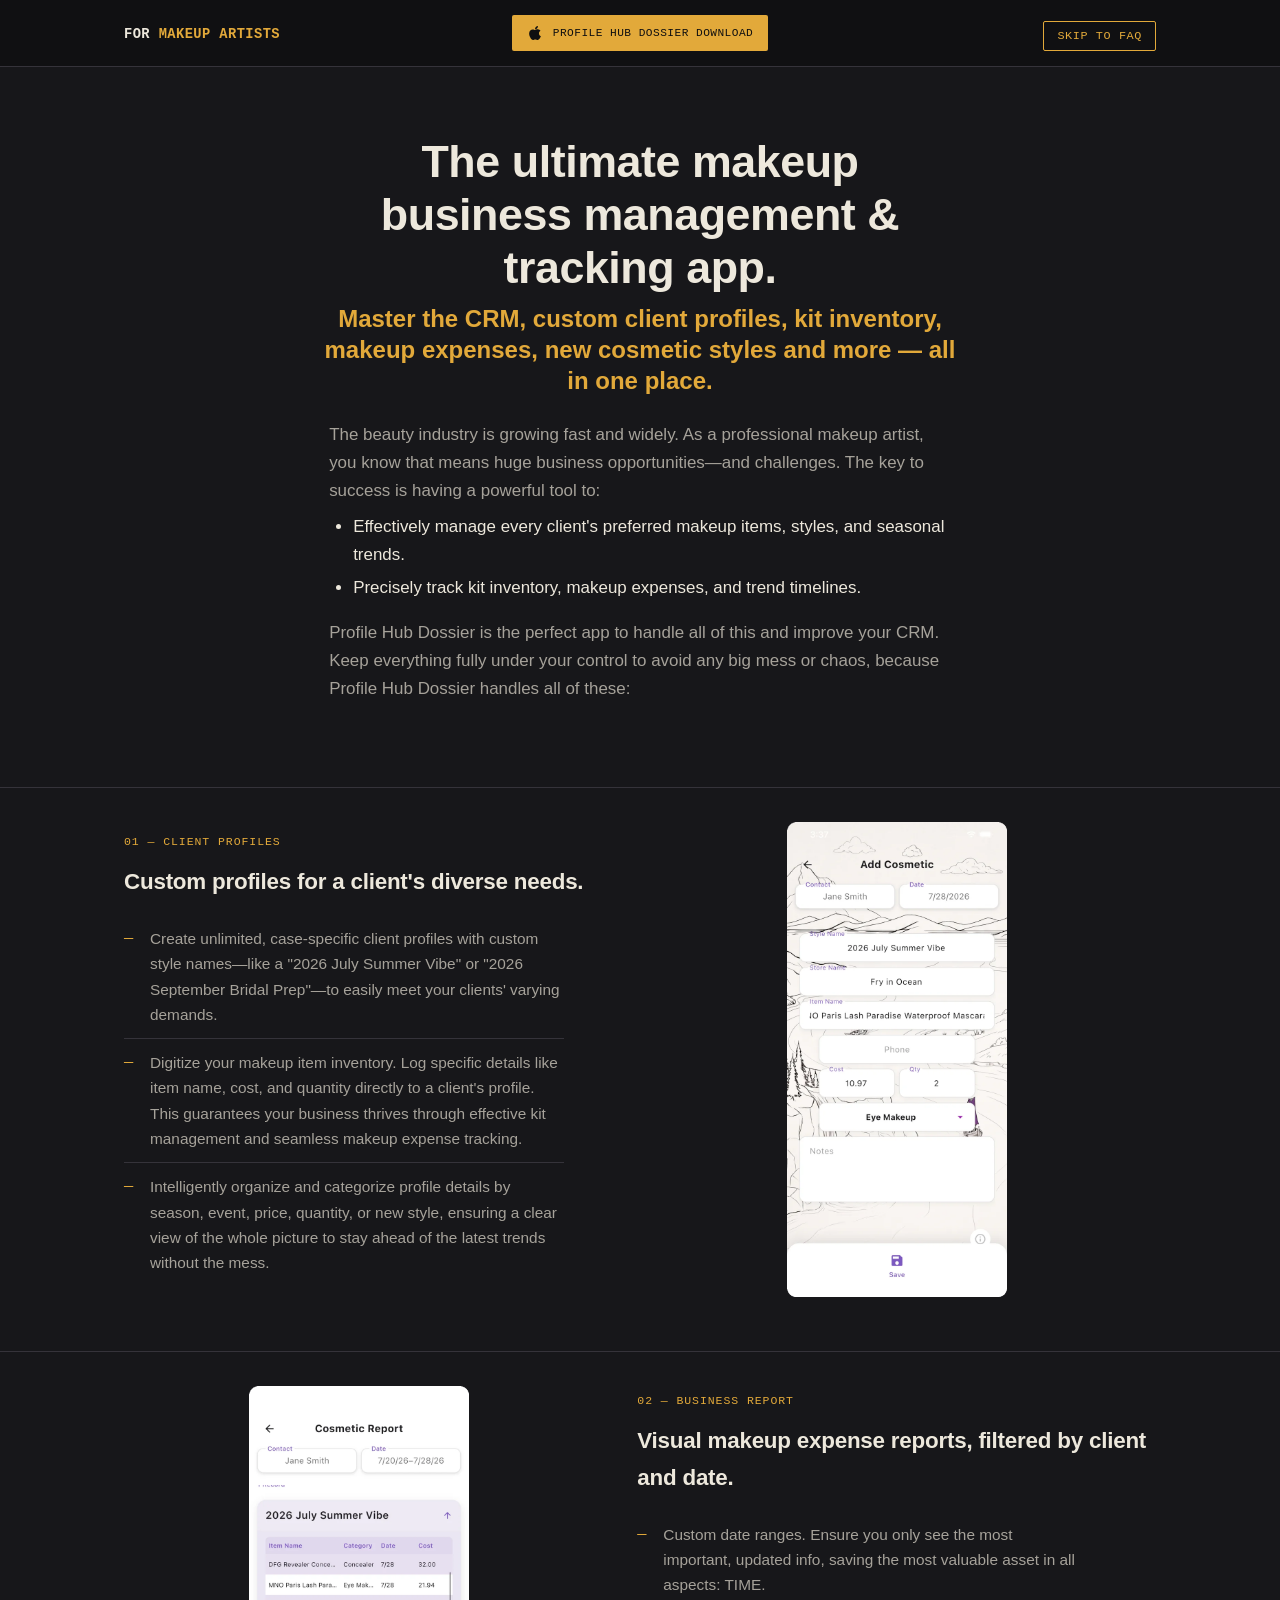
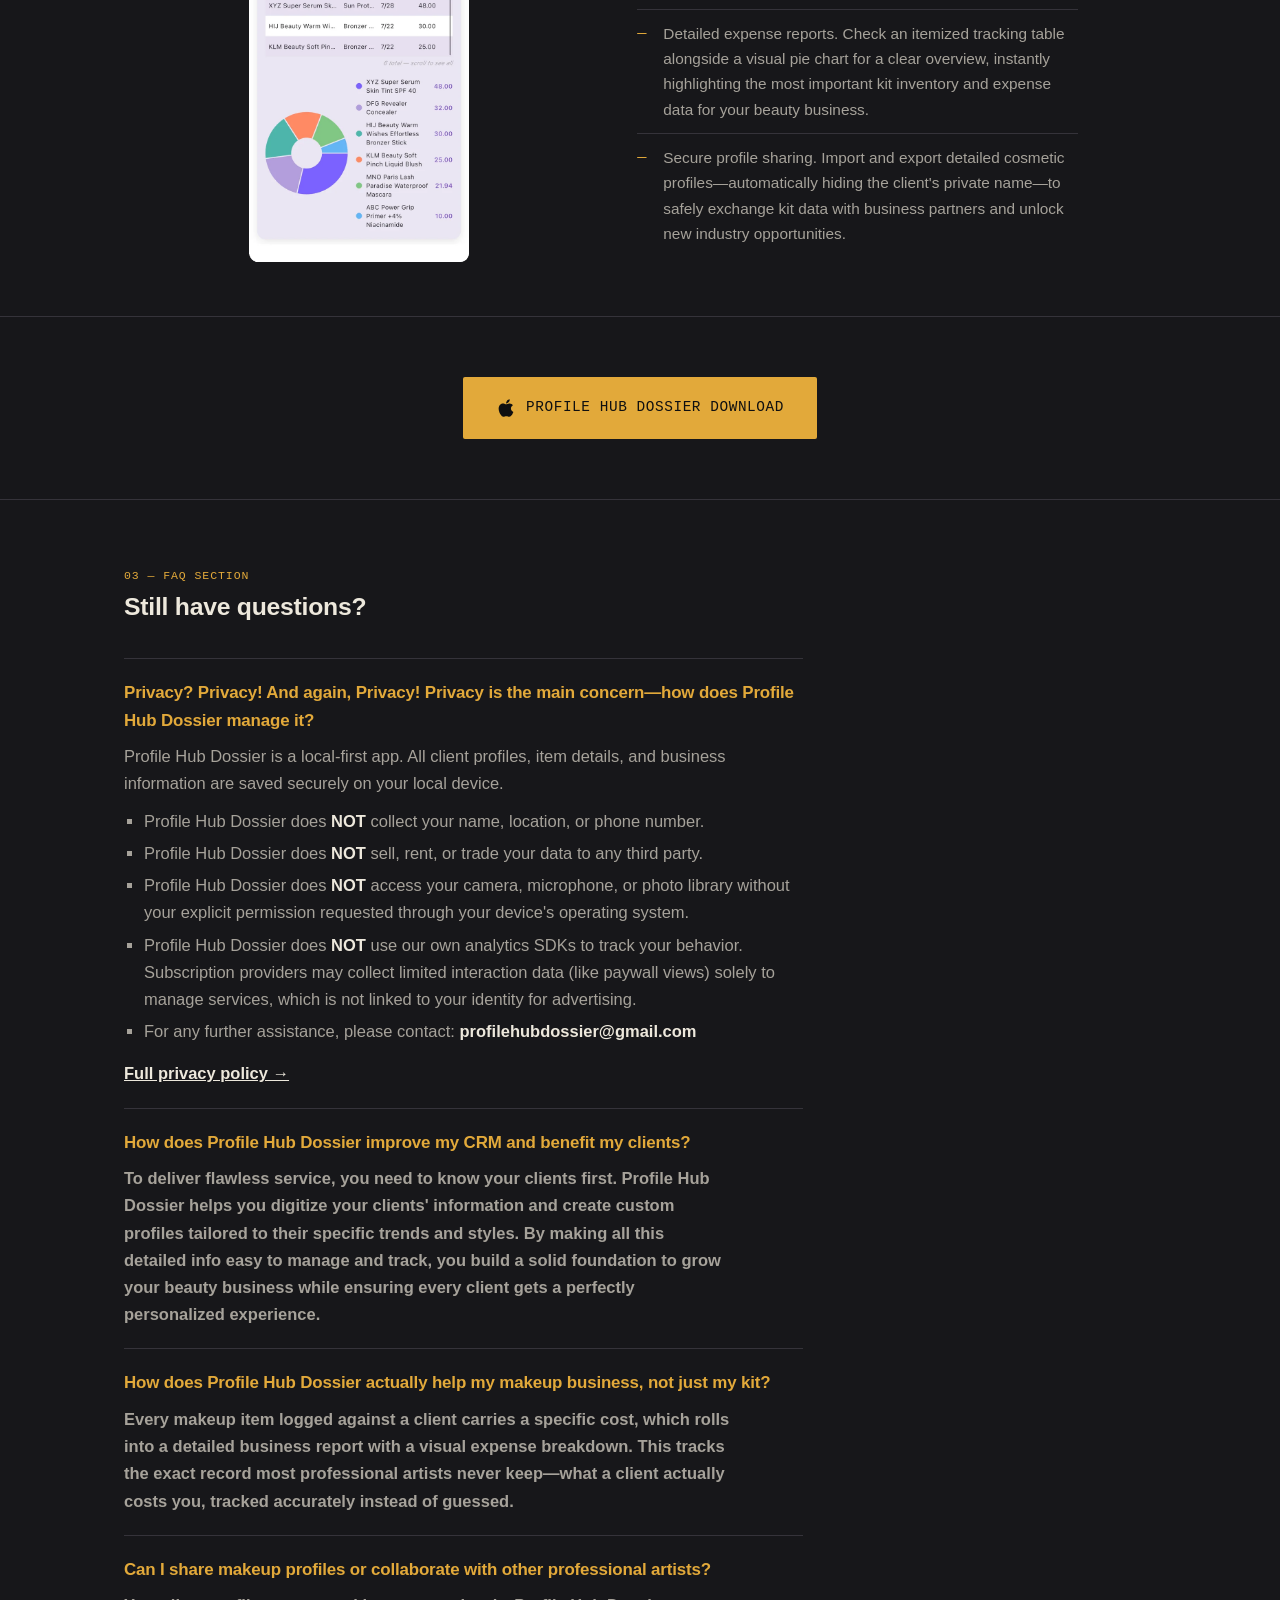
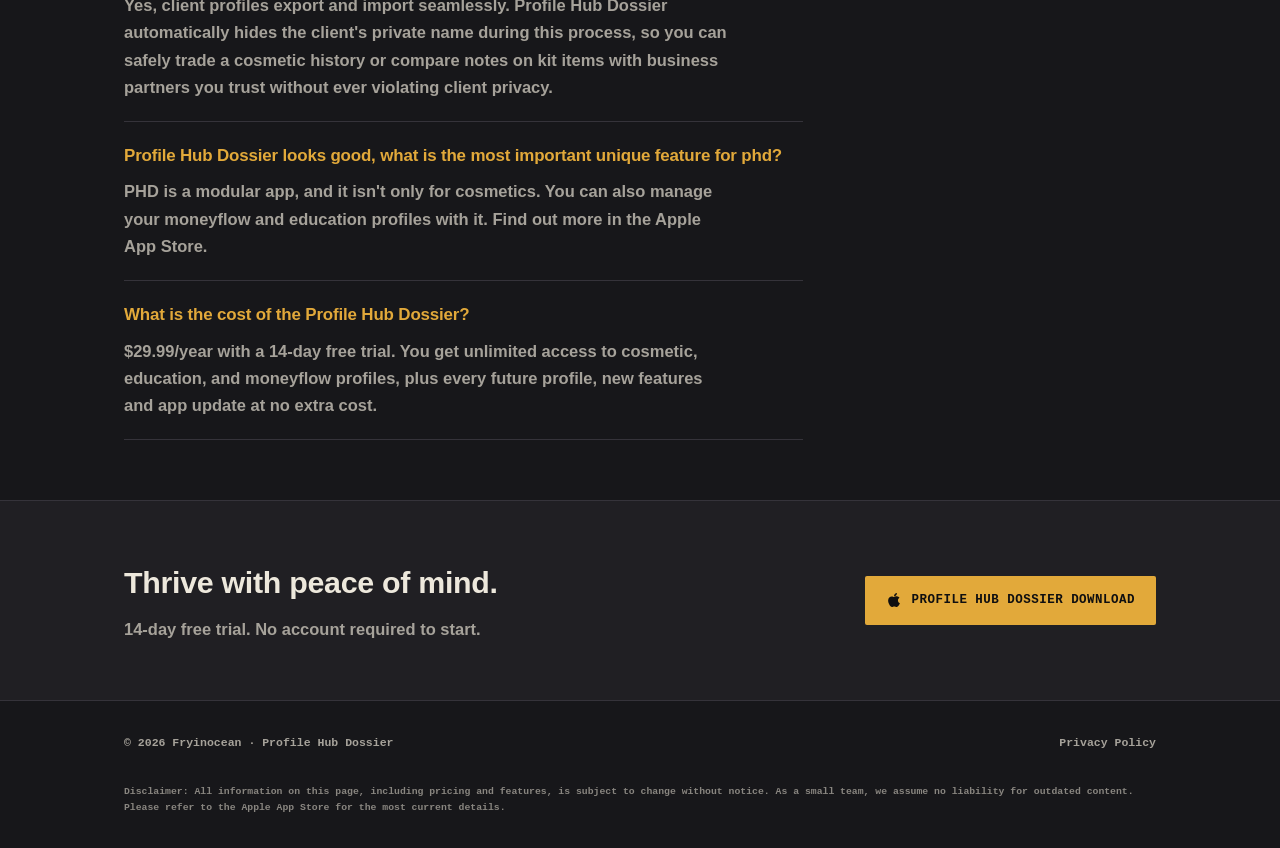
<file: phd-makeup-artist-client-management/phd-makeup-artist-client-management.html>
<!DOCTYPE html>
<html lang="en">
<head>
<meta charset="UTF-8">
<meta name="viewport" content="width=device-width, initial-scale=1.0">
<title>Makeup Artist CRM & Client Tracker App | Profile Hub Dossier</title>
<meta name="description" content="The beauty industry never stops changing. See how Profile Hub Dossier helps makeup artists manage custom profiles, kit inventory, expenses, and seasonal trends in one place.">
<link rel="canonical" href="https://profilehubdossier.github.io/phd-makeup-artist-client-management/phd-makeup-artist-client-management.html">

<meta property="og:type" content="article">
<meta property="og:title" content="Makeup Artist CRM & Client Tracker App | Profile Hub Dossier">
<meta property="og:description" content="The essential makeup artist CRM and kit management tool. Track client profiles, cosmetic spend, seasonal trends, and inventory in one place.">
<meta property="og:url" content="https://phd323.github.io/profilehubdossier/phd-pro-makeup-artist-client-management/phd-pro-makeup-artist-client-management.html">
<meta property="og:site_name" content="Profile Hub Dossier">
<meta name="twitter:card" content="summary_large_image">
<meta name="robots" content="index, follow">

<script type="application/ld+json">
{
  "@context": "https://schema.org",
  "@type": "Article",
  "headline": "The ultimate makeup business management & tracking app.",
  "description": "The beauty industry is growing fast. Profile Hub Dossier helps makeup artists manage custom profiles, kit inventory, makeup expenses, and trends in one place.",
  "author": { "@type": "Organization", "name": "Fryinocean" },
  "publisher": {
    "@type": "Organization",
    "name": "Fryinocean",
    "logo": { "@type": "ImageObject", "url": "https://phd323.github.io/profilehubdossier/assets/logo.png" }
  },
  "mainEntityOfPage": "https://phd323.github.io/profilehubdossier/phd-pro-makeup-artist-client-management/phd-pro-makeup-artist-client-management.html",
  "datePublished": "2026-08-03"
}
</script>
<script type="application/ld+json">
{
  "@context": "https://schema.org",
  "@type": "SoftwareApplication",
  "name": "Profile Hub Dossier",
  "alternateName": "PHD",
  "applicationCategory": "BusinessApplication",
  "operatingSystem": "iOS, Android",
  "offers": {
    "@type": "Offer",
    "price": "29.99",
    "priceCurrency": "USD",
    "priceValidUntil": "2026-12-31"
  },
  "publisher": { "@type": "Organization", "name": "Fryinocean" }
}
</script>

<style>
  /* ============================================================
     DESIGN TOKENS
  ============================================================= */
  :root{
    --board:      #17171A;   /* near-black board background */
    --board-deep: #101012;
    --panel:      #201F23;   /* raised panel */
    --ivory:      #EDE8DC;   /* primary text on dark */
    --ivory-soft: #A6A29A;   /* secondary text on dark */
    --amber:      #E2A93A;   /* grease-pencil highlight accent */
    --amber-deep: #C08A22;
    --teal:       #4E8C82;   /* secondary accent, kit-tag color */
    --rule:       #35333A;   /* hairline on dark */
    --tag-ink:    #0F0F10;   /* text on amber tags */

    --font-display: 'Space Grotesk', 'Arial Narrow', sans-serif;
    --font-body:    'Inter', -apple-system, sans-serif;
    --font-label:   'JetBrains Mono', 'Courier New', monospace;

    --radius: 2px;
    --max: 1080px;
  }

  *{ box-sizing:border-box; }
  html{ scroll-behavior:smooth; }
  body{
    margin:0;
    background:var(--board);
    color:var(--ivory);
    font-family:var(--font-body);
    font-size:16.5px;
    line-height:1.65;
    -webkit-font-smoothing:antialiased;
  }
  img{ max-width:100%; display:block; }
  a{ color:inherit; }
  .wrap{ max-width:var(--max); margin:0 auto; padding:0 24px; }

  h1,h2,h3{ font-family:var(--font-display); font-weight:700; margin:0 0 .5em; color:var(--ivory); letter-spacing:-.01em; }

  .tag{
    font-family:var(--font-label); font-size:.68rem; letter-spacing:.1em;
    text-transform:uppercase; background:var(--amber); color:var(--tag-ink);
    padding:4px 9px; border-radius:2px; display:inline-block;
  }
  .idx{
    font-family:var(--font-label); font-size:.72rem; color:var(--amber);
    letter-spacing:.08em;
  }

  .skip-link{
    position:absolute; left:-999px; top:0; background:var(--amber); color:var(--tag-ink);
    padding:10px 16px; z-index:100;
  }
  .skip-link:focus{ left:16px; top:16px; }
  :focus-visible{ outline:3px solid var(--amber); outline-offset:2px; }

  /* ---------- HEADER + ROSTER TICKER ---------- */
  .site-header{
    border-bottom:1px solid var(--rule);
    background:var(--board-deep);
    position:sticky; top:0; z-index:20;
  }
  .site-header .wrap{
    display:grid; grid-template-columns: 1fr auto 1fr; align-items:center;
    padding-top:15px; padding-bottom:15px;
  }
  .header-left { justify-self: start; }
  .header-center { justify-self: center; }
  .header-right { justify-self: end; }
  
  .brand{
    font-family:var(--font-label); font-weight:600; letter-spacing:.03em;
    text-decoration:none; font-size:.86rem; color:var(--ivory);
  }
  .brand span{ color:var(--amber); }
  .header-cta{
    font-family:var(--font-label); font-size:.74rem; letter-spacing:.05em;
    text-decoration:none; border:1px solid var(--amber); color:var(--amber);
    padding:7px 13px; border-radius:var(--radius); text-transform:uppercase;
    transition:background .15s ease, color .15s ease;
  }
  .header-cta:hover{ background:var(--amber); color:var(--tag-ink); }
  
  /* ---------- HERO ---------- */
  .block-hero{ padding:68px 0 60px; }
  .hero-inner{ max-width:74ch; margin:0 auto; text-align:center; }
  .hero-inner h1{
    font-size:clamp(1.8rem, 3.5vw, 2.8rem);
    line-height:1.18;
    margin-bottom: 0.2em;
  }
  .hero-sub {
    font-family: var(--font-display);
    font-size: clamp(1.2rem, 2vw, 1.5rem);
    font-weight: 600;
    color: var(--amber);
    margin: 0 auto 1em;
    line-height: 1.3;
    max-width: 65ch;
  }
  .hero-lede{
    font-size:1.06rem; 
    color:var(--ivory-soft); 
    max-width:66ch; 
    margin:1.2em auto 1.4em;
    text-align: left;
  }
  .hero-lede ul {
    margin-top: 0.5em;
    margin-bottom: 1em;
    padding-left: 24px;
    color: var(--ivory);
  }
  .hero-lede li {
    margin-bottom: 0.3em;
  }

  /* BUTTONS */
  .btn{
    display:inline-flex; align-items:center; justify-content:center; gap:10px;
    font-family:var(--font-label); font-size:.78rem; letter-spacing:.04em;
    text-decoration:none; text-transform:uppercase; text-align:center;
    padding:13px 20px; border-radius:var(--radius); border:1px solid transparent;
    transition:transform .12s ease;
  }
  .btn:hover{ transform:translateY(-1px); }
  .btn-primary{ background:var(--amber); color:var(--tag-ink); }
  .btn-primary:hover{ background:var(--amber-deep); }
  .btn-apple svg{ width:16px; height:16px; }
  
  .btn-header-small { padding: 8px 14px; font-size: .7rem; }
  .btn-large { font-size: .9rem; padding: 18px 32px; }
  .btn-large svg { width: 20px; height: 20px; }

  /* ---------- PROOF ---------- */
  .block-proof{ padding:28px 0 54px; border-top:1px solid var(--rule); }
  .proof-inner{
    display:grid; grid-template-columns:.95fr 1.05fr; gap:44px; align-items:center;
  }
  .proof-inner.is-reversed .proof-copy{ order:2; }
  .proof-inner.is-reversed .kitcase{ order:1; }
  .proof-copy h2{ font-size:1.4rem; margin:.5em 0 .6em; }
  .proof-list{ list-style:none; margin:0; padding:0; max-width:48ch; }
  .proof-list li{
    display:grid; grid-template-columns:16px 1fr; gap:10px;
    padding:11px 0; border-top:1px solid var(--rule); color:var(--ivory-soft); font-size:.96rem;
  }
  .proof-list li:first-child{ border-top:none; }
  .proof-list li::before{ content:"—"; color:var(--amber); font-family:var(--font-label); }
  .kitcase{
    position:relative;
  }
  .kitcase img{
  border-radius:8px; margin-top:6px;
  max-width:220px; display:block; margin-left:auto; margin-right:auto;
}

  /* ---------- MID CTA ---------- */
  .block-mid-cta {
    padding: 60px 0;
    text-align: center;
    border-top: 1px solid var(--rule);
  }

  /* ---------- FAQ ---------- */
  .block-faq{ padding:60px 0; border-top: 1px solid var(--rule); }
  .faq-head{ max-width:56ch; margin-bottom:30px; }
  .faq-list{ max-width:74ch; }
  .faq-item{ padding:20px 0; border-top:1px solid var(--rule); }
  .faq-item:last-child{ border-bottom:1px solid var(--rule); }
  .faq-q{
    margin:0 0 .5em; font-family:var(--font-display); font-weight:600;
    font-size:1.06rem; color:var(--amber);
  }
  .faq-a{ color:var(--ivory-soft); max-width:66ch; margin:0; }
  .faq-a + .faq-a{ margin-top:.8em; }
  .faq-a a{ color:var(--ivory); text-decoration:underline; }
  .faq-bullets { list-style: square; padding-left: 20px; color: var(--ivory-soft); margin-top: 10px; margin-bottom: 15px; }
  .faq-bullets li { margin-bottom: 5px; }
  .faq-bullets strong { color: var(--ivory); }

  /* ---------- CTA ---------- */
  .block-cta{
    background:var(--panel); border-top:1px solid var(--rule);
    padding:56px 0; text-align:left;
  }
  .cta-inner{ display:flex; flex-wrap:wrap; justify-content:space-between; align-items:center; gap:24px; }
  .block-cta h2{ font-size:clamp(1.4rem,2.6vw,1.9rem); margin:0 0 .3em; }
  .block-cta p{ color:var(--ivory-soft); margin:0; max-width:44ch; }

  .site-footer{ padding:32px 0; border-top:1px solid var(--rule); }
  .site-footer .wrap{
    display:flex; flex-wrap:wrap; justify-content:space-between; gap:16px;
    font-family:var(--font-label); font-size:.72rem; color:var(--ivory-soft);
  }
  .site-footer a{ text-decoration:none; }
  .site-footer a:hover{ color:var(--amber); }

  @media (max-width:860px){
    .proof-inner{ grid-template-columns:1fr; gap:26px; }
    
    /* Ensuring images stack ABOVE text for all feature blocks on mobile */
    .proof-inner .proof-copy{ order:2; }
    .proof-inner .kitcase{ order:1; }
    
    .proof-inner.is-reversed .proof-copy{ order:2; }
    .proof-inner.is-reversed .kitcase{ order:1; }
    
    .cta-inner{ flex-direction:column; align-items:flex-start; }
  }
  @media (max-width:620px){
    .btn{ width:100%; }
    .hero-actions{ flex-direction:column; align-items:stretch; }
    .site-header .wrap { 
      display: flex; flex-direction: column; gap: 12px; justify-content: center; 
    }
  }
  @media (prefers-reduced-motion:reduce){
    html{ scroll-behavior:auto; }
    .btn:hover{ transform:none; }
  }
</style>
</head>
<body>
<a class="skip-link" href="#main">Skip to content</a>

<header class="site-header">
  <div class="wrap">
    <div class="header-left">
      <a class="brand" href="https://phd323.github.io/profilehubdossier/">FOR <span>MAKEUP ARTISTS</span></a>
    </div>
    <div class="header-center">
      <a class="btn btn-primary btn-apple btn-header-small" href="https://apps.apple.com/app/profile-hub-dossier/id6761083776" target="_blank" rel="noopener">
        <svg viewBox="0 0 384 512" fill="currentColor" aria-hidden="true"><path d="M318.7 268.7c-.2-36.7 16.4-64.4 50-84.8-18.8-26.9-47.2-41.7-84.7-44.6-35.5-2.8-74.3 20.7-88.5 20.7-15 0-49.4-19.7-76.4-19.7C63.3 141 4 184.8 4 273.5c0 26.2 4.8 53.3 14.4 81.2 12.8 37.3 59 128.8 107.2 127.3 25.2-.6 43-17.9 75.8-17.9 31.8 0 48.3 17.9 76.4 17.9 48.6-.7 90.4-84 102.6-121.4-65.2-30.7-61.7-90-61.7-91.9zm-56.6-164.2c27-32.1 24.5-61.3 23.7-71.8-23.8 1.4-51.3 16.4-67 34.9-17.3 19.8-27.5 44.3-25.4 71.4 25.9 2 49.4-11.4 68.7-34.5z"/></svg>
        Profile Hub Dossier download
      </a>
    </div>
    <div class="header-right">
      <a class="header-cta" href="#faq">Skip to FAQ</a>
    </div>
  </div>
</header>

<main id="main">

  <!-- ============================================================
       HERO
  ============================================================= -->
  <section class="block-hero">
    <div class="wrap hero-inner">
      <h1>The ultimate makeup business management & tracking app.</h1>
      <p class="hero-sub">Master the CRM, custom client profiles, kit inventory, makeup expenses, new cosmetic styles and more — all in one place.</p>
      
      <div class="hero-lede">
        The beauty industry is growing fast and widely. As a professional makeup artist, you know that means huge business opportunities—and challenges. The key to success is having a powerful tool to:
        <ul>
          <li>Effectively manage every client's preferred makeup items, styles, and seasonal trends.</li>
          <li>Precisely track kit inventory, makeup expenses, and trend timelines.</li>
        </ul>
        Profile Hub Dossier is the perfect app to handle all of this and improve your CRM. Keep everything fully under your control to avoid any big mess or chaos, because Profile Hub Dossier handles all of these:
      </div>
      
    </div>
  </section>

  <!-- ============================================================
       PROOF #1
  ============================================================= -->
  <section class="block-proof">
    <div class="wrap">
      <div class="proof-inner">
        <div class="proof-copy">
          <span class="idx">01 — CLIENT PROFILES</span>
          <h2>Custom profiles for a client's diverse needs.</h2>
          <ul class="proof-list">
            <li>Create unlimited, case-specific client profiles with custom style names—like a "2026 July Summer Vibe" or "2026 September Bridal Prep"—to easily meet your clients' varying demands.</li>
            <li>Digitize your makeup item inventory. Log specific details like item name, cost, and quantity directly to a client's profile. This guarantees your business thrives through effective kit management and seamless makeup expense tracking.</li>
            <li>Intelligently organize and categorize profile details by season, event, price, quantity, or new style, ensuring a clear view of the whole picture to stay ahead of the latest trends without the mess.</li>
          </ul>
        </div>
        <div class="kitcase" data-tab="Add Cosmetic">
          <img src="images/phd-mua-add-profile.webp" alt="PHD Add Cosmetic screen showing a client contact, a named style profile, item, cost and quantity fields" loading="lazy">
        </div>
      </div>
    </div>
  </section>

  <!-- ============================================================
       PROOF #2
  ============================================================= -->
  <section class="block-proof">
    <div class="wrap">
      <div class="proof-inner is-reversed">
        <div class="proof-copy">
          <span class="idx">02 — BUSINESS REPORT</span>
          <h2>Visual makeup expense reports, filtered by client and date.</h2>
          <ul class="proof-list">
            <li>Custom date ranges. Ensure you only see the most important, updated info, saving the most valuable asset in all aspects: TIME.</li>
            <li>Detailed expense reports. Check an itemized tracking table alongside a visual pie chart for a clear overview, instantly highlighting the most important kit inventory and expense data for your beauty business.</li>
            <li>Secure profile sharing. Import and export detailed cosmetic profiles—automatically hiding the client's private name—to safely exchange kit data with business partners and unlock new industry opportunities.</li>
          </ul>
        </div>
        <div class="kitcase" data-tab="Cosmetic Report">
          <img src="images/phd-mua-report.webp" alt="PHD Cosmetic Report screen showing a dated cost breakdown and pie chart for a client's products" loading="lazy">
        </div>
      </div>
    </div>
  </section>

  <!-- ============================================================
       MID CTA
  ============================================================= -->
  <section class="block-mid-cta">
    <div class="wrap">
        <a class="btn btn-primary btn-apple btn-large" href="https://apps.apple.com/app/profile-hub-dossier/id6761083776" target="_blank" rel="noopener">
          <svg viewBox="0 0 384 512" fill="currentColor" aria-hidden="true"><path d="M318.7 268.7c-.2-36.7 16.4-64.4 50-84.8-18.8-26.9-47.2-41.7-84.7-44.6-35.5-2.8-74.3 20.7-88.5 20.7-15 0-49.4-19.7-76.4-19.7C63.3 141 4 184.8 4 273.5c0 26.2 4.8 53.3 14.4 81.2 12.8 37.3 59 128.8 107.2 127.3 25.2-.6 43-17.9 75.8-17.9 31.8 0 48.3 17.9 76.4 17.9 48.6-.7 90.4-84 102.6-121.4-65.2-30.7-61.7-90-61.7-91.9zm-56.6-164.2c27-32.1 24.5-61.3 23.7-71.8-23.8 1.4-51.3 16.4-67 34.9-17.3 19.8-27.5 44.3-25.4 71.4 25.9 2 49.4-11.4 68.7-34.5z"/></svg>
          Profile Hub Dossier download
        </a>
    </div>
  </section>

  <!-- ============================================================
       FAQ
  ============================================================= -->
  <section class="block-faq" id="faq">
    <div class="wrap">
      <div class="faq-head">
        <span class="idx">03 &mdash; FAQ SECTION</span>
        <h2>Still have questions?</h2>
      </div>
      <div class="faq-list">

        <div class="faq-item">
          <h3 class="faq-q">Privacy? Privacy! And again, Privacy! Privacy is the main concern—how does Profile Hub Dossier manage it?</h3>
          <p class="faq-a">Profile Hub Dossier is a local-first app. All client profiles, item details, and business information are saved securely on your local device.</p>
          <ul class="faq-bullets">
            <li>Profile Hub Dossier does <strong>NOT</strong> collect your name, location, or phone number.</li>
            <li>Profile Hub Dossier does <strong>NOT</strong> sell, rent, or trade your data to any third party.</li>
            <li>Profile Hub Dossier does <strong>NOT</strong> access your camera, microphone, or photo library without your explicit permission requested through your device's operating system.</li>
            <li>Profile Hub Dossier does <strong>NOT</strong> use our own analytics SDKs to track your behavior. Subscription providers may collect limited interaction data (like paywall views) solely to manage services, which is not linked to your identity for advertising.</li>
            <li>For any further assistance, please contact: <strong>profilehubdossier@gmail.com<strong> </li>
          </ul>
          <p class="faq-a"><a href="https://phd323.github.io/phd-privacy/">Full privacy policy →</a></p>
        </div>

        <div class="faq-item">
          <h3 class="faq-q">How does Profile Hub Dossier improve my CRM and benefit my clients?</h3>
          <p class="faq-a">To deliver flawless service, you need to know your clients first. Profile Hub Dossier helps you digitize your clients' information and create custom profiles tailored to their specific trends and styles. By making all this detailed info easy to manage and track, you build a solid foundation to grow your beauty business while ensuring every client gets a perfectly personalized experience.</p>
        </div>

        <div class="faq-item">
          <h3 class="faq-q">How does Profile Hub Dossier actually help my makeup business, not just my kit?</h3>
          <p class="faq-a">Every makeup item logged against a client carries a specific cost, which rolls into a detailed business report with a visual expense breakdown. This tracks the exact record most professional artists never keep—what a client actually costs you, tracked accurately instead of guessed.</p>
        </div>

        <div class="faq-item">
          <h3 class="faq-q">Can I share makeup profiles or collaborate with other professional artists?</h3>
          <p class="faq-a">Yes, client profiles export and import seamlessly. Profile Hub Dossier automatically hides the client's private name during this process, so you can safely trade a cosmetic history or compare notes on kit items with business partners you trust without ever violating client privacy.</p>
        </div>

        <div class="faq-item">
          <h3 class="faq-q">Profile Hub Dossier looks good, what is the most important unique feature for phd?</h3>
          <p class="faq-a">PHD is a modular app, and it isn't only for cosmetics. You can also manage your moneyflow and education profiles with it. Find out more in the Apple App Store.</p>
        </div>
              
        <div class="faq-item">
          <h3 class="faq-q">What is the cost of the Profile Hub Dossier?</h3>
          <p class="faq-a">$29.99/year with a 14-day free trial. You get unlimited access to cosmetic, education, and moneyflow profiles, plus every future profile, new features and app update at no extra cost.</p>
        </div>

      </div>
    </div>
  </section>

  <!-- ============================================================
       CTA
  ============================================================= -->
  <section class="block-cta">
    <div class="wrap cta-inner">
      <div>
        <h2>Thrive with peace of mind.</h2>
        <p>14-day free trial. No account required to start.</p>
      </div>
      <a class="btn btn-primary btn-apple" href="https://apps.apple.com/app/profile-hub-dossier/id6761083776" target="_blank" rel="noopener">
        <svg viewBox="0 0 384 512" fill="currentColor" aria-hidden="true"><path d="M318.7 268.7c-.2-36.7 16.4-64.4 50-84.8-18.8-26.9-47.2-41.7-84.7-44.6-35.5-2.8-74.3 20.7-88.5 20.7-15 0-49.4-19.7-76.4-19.7C63.3 141 4 184.8 4 273.5c0 26.2 4.8 53.3 14.4 81.2 12.8 37.3 59 128.8 107.2 127.3 25.2-.6 43-17.9 75.8-17.9 31.8 0 48.3 17.9 76.4 17.9 48.6-.7 90.4-84 102.6-121.4-65.2-30.7-61.7-90-61.7-91.9zm-56.6-164.2c27-32.1 24.5-61.3 23.7-71.8-23.8 1.4-51.3 16.4-67 34.9-17.3 19.8-27.5 44.3-25.4 71.4 25.9 2 49.4-11.4 68.7-34.5z"/></svg>
        Profile Hub Dossier download
      </a>
    </div>
  </section>

</main>

<footer class="site-footer">
  <div class="wrap">
    <span>© 2026 Fryinocean · Profile Hub Dossier</span>
    <nav>
      <a href="https://phd323.github.io/phd-privacy/">Privacy Policy</a>
    </nav>
    <p style="flex-basis: 100%; margin: 16px 0 0; font-size: 0.85em; opacity: 0.8;"><strong>Disclaimer:</strong> All information on this page, including pricing and features, is subject to change without notice. As a small team, we assume no liability for outdated content. Please refer to the Apple App Store for the most current details.</p>
  </div>
</footer>

</body>
</html>
</file>
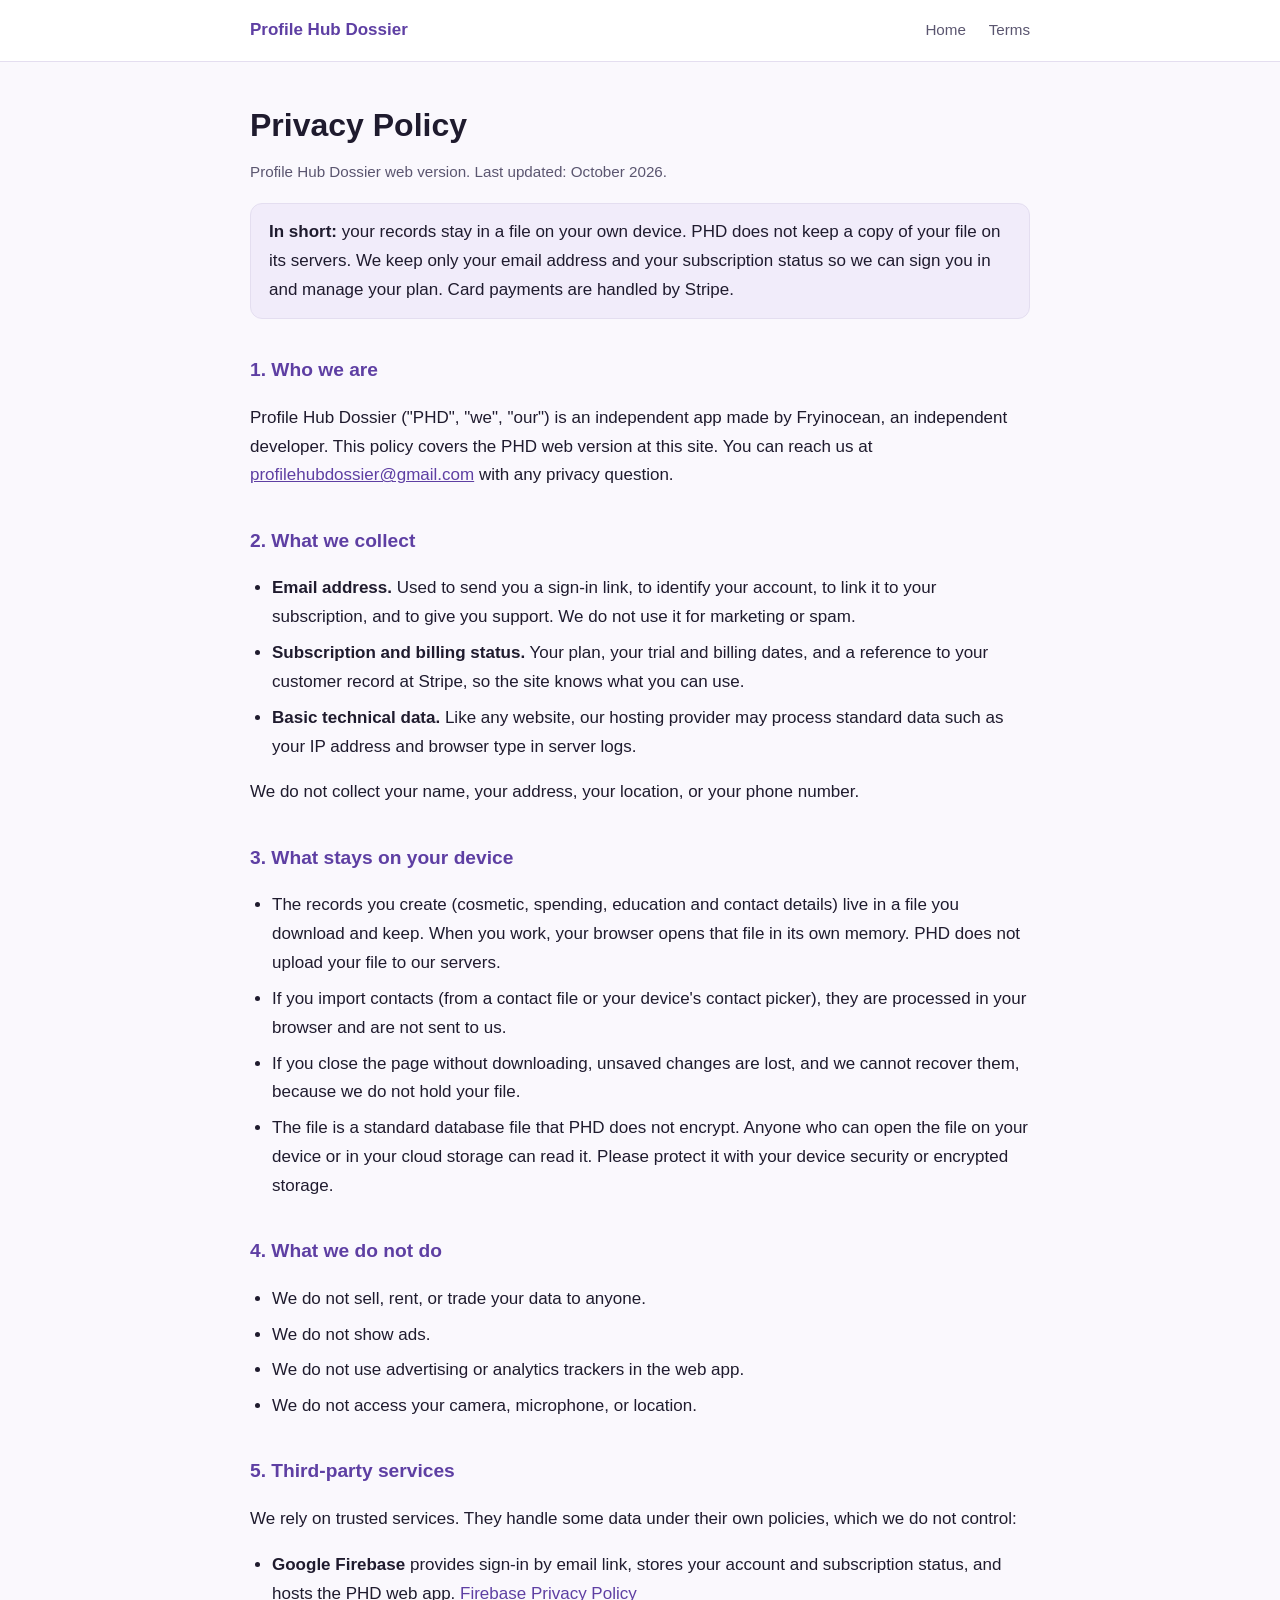
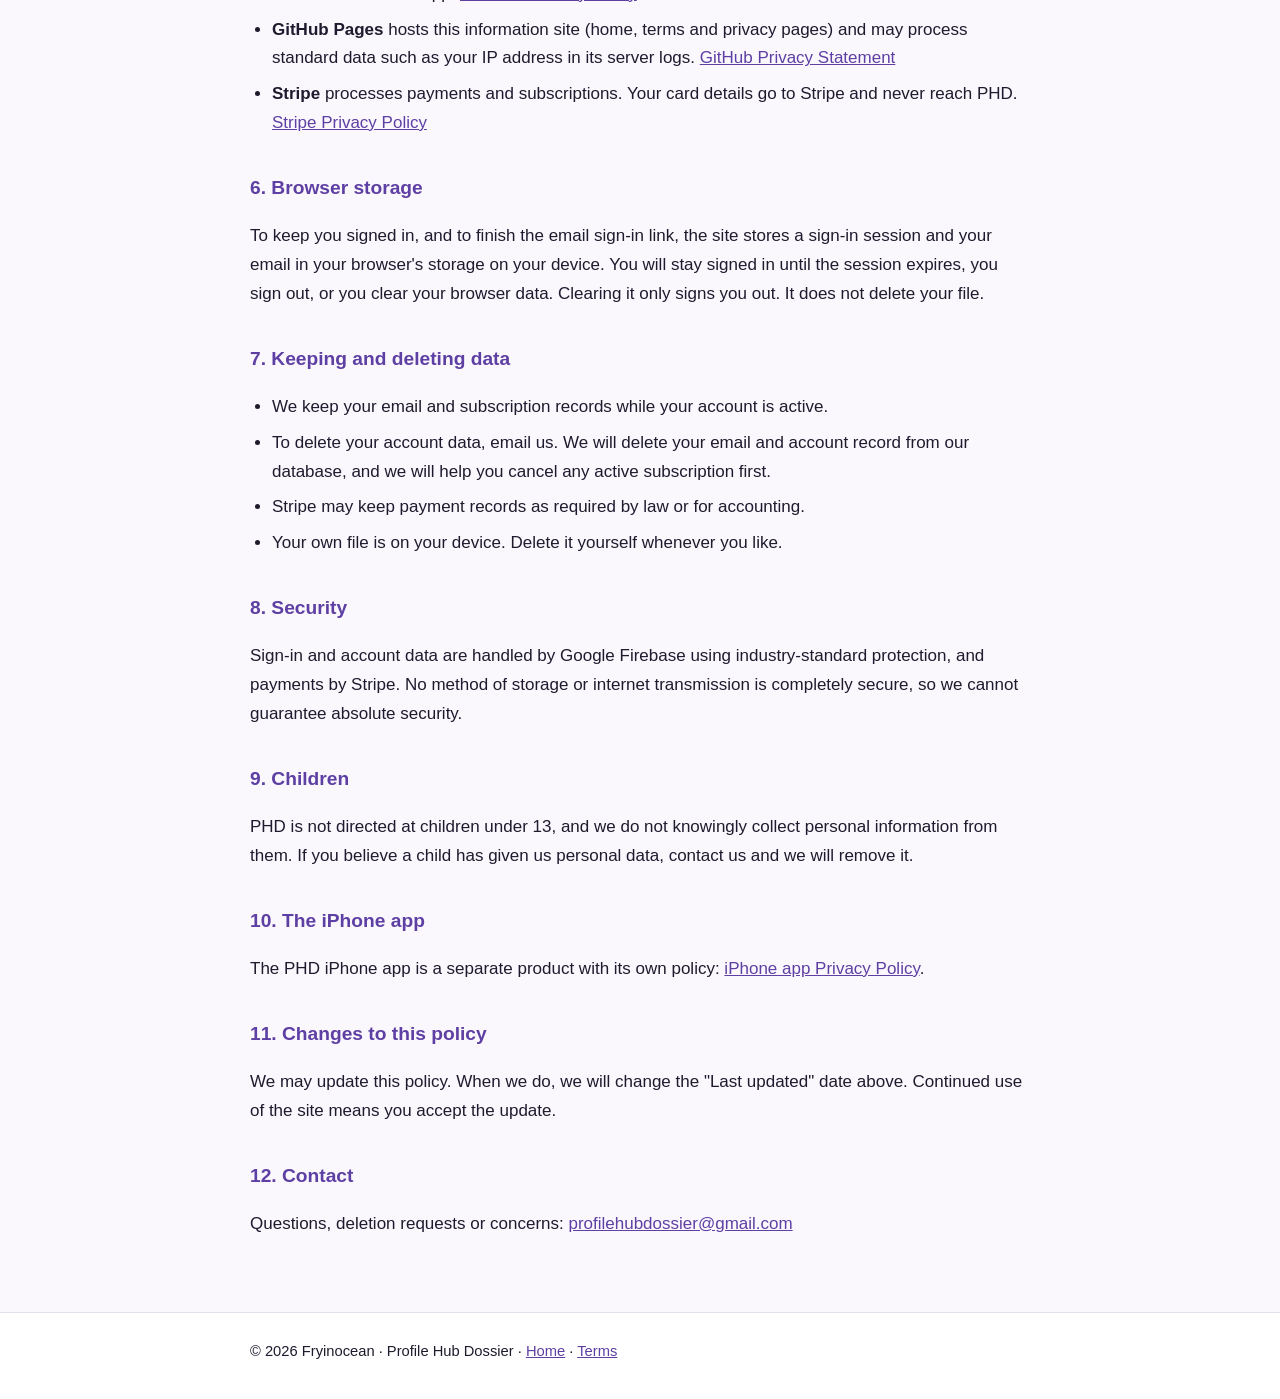
<file: web_phd_stripe/privacy-web.html>
<!DOCTYPE html>
<html lang="en">
<head>
<meta charset="UTF-8">
<meta name="viewport" content="width=device-width, initial-scale=1">
<title>Privacy Policy | Profile Hub Dossier (Web)</title>
<meta name="description" content="Privacy Policy for the Profile Hub Dossier (PHD) web version.">
<link rel="canonical" href="https://profilehubdossier.github.io/web_phd_stripe/privacy-web.html">
<style>
  :root{ --bg:#faf8fd; --card:#fff; --ink:#1f1b2e; --soft:#5b5670; --accent:#7e57c2; --accent-deep:#5e3fa3; --line:#e4def0; --tint:#f1ecfa; }
  *{ box-sizing:border-box; }
  body{ margin:0; background:var(--bg); color:var(--ink); line-height:1.7; font-size:17px;
    font-family:-apple-system,BlinkMacSystemFont,"Segoe UI",Roboto,Helvetica,Arial,sans-serif; }
  a{ color:var(--accent-deep); }
  .wrap{ max-width:820px; margin:0 auto; padding:0 20px; }
  header{ border-bottom:1px solid var(--line); background:#fff; }
  header .wrap{ display:flex; justify-content:space-between; align-items:center; padding-top:16px; padding-bottom:16px; }
  .brand{ font-weight:800; color:var(--accent-deep); text-decoration:none; }
  nav a{ margin-left:18px; color:var(--soft); text-decoration:none; font-size:.95rem; }
  nav a:hover{ text-decoration:underline; }
  main{ padding:36px 0 56px; }
  h1{ font-size:2rem; margin:0 0 .2em; }
  h2{ font-size:1.2rem; margin:1.8em 0 .4em; color:var(--accent-deep); }
  p, li{ color:var(--ink); }
  ul{ padding-left:22px; }
  li{ margin-bottom:.4em; }
  .updated{ color:var(--soft); font-size:.95rem; margin:0 0 1.2em; }
  .box{ background:var(--tint); border:1px solid var(--line); border-radius:12px; padding:14px 18px; margin:18px 0; }
  footer{ border-top:1px solid var(--line); background:#fff; padding:26px 0; font-size:.92rem; color:var(--soft); }
  footer p{ margin:0 0 .6em; }
  :focus-visible{ outline:3px solid var(--accent); outline-offset:2px; }
</style>
</head>
<body>

<header>
  <div class="wrap">
    <a class="brand" href="index.html">Profile Hub Dossier</a>
    <nav>
      <a href="index.html">Home</a>
      <a href="terms.html">Terms</a>
    </nav>
  </div>
</header>

<main>
  <div class="wrap">
    <h1>Privacy Policy</h1>
    <p class="updated">Profile Hub Dossier web version. Last updated: October 2026.</p>

    <div class="box">
      <strong>In short:</strong> your records stay in a file on your own device. PHD does not keep a copy of your file on its servers. We keep only your email address and your subscription status so we can sign you in and manage your plan. Card payments are handled by Stripe.
    </div>

    <h2>1. Who we are</h2>
    <p>Profile Hub Dossier ("PHD", "we", "our") is an independent app made by Fryinocean, an independent developer. This policy covers the PHD web version at this site. You can reach us at <a href="mailto:profilehubdossier@gmail.com">profilehubdossier@gmail.com</a> with any privacy question.</p>

    <h2>2. What we collect</h2>
    <ul>
      <li><strong>Email address.</strong> Used to send you a sign-in link, to identify your account, to link it to your subscription, and to give you support. We do not use it for marketing or spam.</li>
      <li><strong>Subscription and billing status.</strong> Your plan, your trial and billing dates, and a reference to your customer record at Stripe, so the site knows what you can use.</li>
      <li><strong>Basic technical data.</strong> Like any website, our hosting provider may process standard data such as your IP address and browser type in server logs.</li>
    </ul>
    <p>We do not collect your name, your address, your location, or your phone number.</p>

    <h2>3. What stays on your device</h2>
    <ul>
      <li>The records you create (cosmetic, spending, education and contact details) live in a file you download and keep. When you work, your browser opens that file in its own memory. PHD does not upload your file to our servers.</li>
      <li>If you import contacts (from a contact file or your device's contact picker), they are processed in your browser and are not sent to us.</li>
      <li>If you close the page without downloading, unsaved changes are lost, and we cannot recover them, because we do not hold your file.</li>
      <li>The file is a standard database file that PHD does not encrypt. Anyone who can open the file on your device or in your cloud storage can read it. Please protect it with your device security or encrypted storage.</li>
    </ul>

    <h2>4. What we do not do</h2>
    <ul>
      <li>We do not sell, rent, or trade your data to anyone.</li>
      <li>We do not show ads.</li>
      <li>We do not use advertising or analytics trackers in the web app.</li>
      <li>We do not access your camera, microphone, or location.</li>
    </ul>

    <h2>5. Third-party services</h2>
    <p>We rely on trusted services. They handle some data under their own policies, which we do not control:</p>
    <ul>
      <li><strong>Google Firebase</strong> provides sign-in by email link, stores your account and subscription status, and hosts the PHD web app. <a href="https://firebase.google.com/support/privacy" target="_blank" rel="noopener">Firebase Privacy Policy</a></li>
<li><strong>GitHub Pages</strong> hosts this information site (home, terms and privacy pages) and may process standard data such as your IP address in its server logs. <a href="https://docs.github.com/en/site-policy/privacy-policies/github-general-privacy-statement" target="_blank" rel="noopener">GitHub Privacy Statement</a></li>
<li><strong>Stripe</strong> processes payments and subscriptions. Your card details go to Stripe and never reach PHD. <a href="https://stripe.com/privacy" target="_blank" rel="noopener">Stripe Privacy Policy</a></li>
</ul>
      
    <h2>6. Browser storage</h2>
    <p>To keep you signed in, and to finish the email sign-in link, the site stores a sign-in session and your email in your browser's storage on your device. You will stay signed in until the session expires, you sign out, or you clear your browser data. Clearing it only signs you out. It does not delete your file.</p>

    <h2>7. Keeping and deleting data</h2>
    <ul>
      <li>We keep your email and subscription records while your account is active.</li>
      <li>To delete your account data, email us. We will delete your email and account record from our database, and we will help you cancel any active subscription first.</li>
      <li>Stripe may keep payment records as required by law or for accounting.</li>
      <li>Your own file is on your device. Delete it yourself whenever you like.</li>
    </ul>

    <h2>8. Security</h2>
    <p>Sign-in and account data are handled by Google Firebase using industry-standard protection, and payments by Stripe. No method of storage or internet transmission is completely secure, so we cannot guarantee absolute security.</p>

    <h2>9. Children</h2>
    <p>PHD is not directed at children under 13, and we do not knowingly collect personal information from them. If you believe a child has given us personal data, contact us and we will remove it.</p>

    <h2>10. The iPhone app</h2>
    <p>The PHD iPhone app is a separate product with its own policy: <a href="https://phd323.github.io/phd-privacy/" target="_blank" rel="noopener">iPhone app Privacy Policy</a>.</p>

    <h2>11. Changes to this policy</h2>
    <p>We may update this policy. When we do, we will change the "Last updated" date above. Continued use of the site means you accept the update.</p>

    <h2>12. Contact</h2>
    <p>Questions, deletion requests or concerns: <a href="mailto:profilehubdossier@gmail.com">profilehubdossier@gmail.com</a></p>
  </div>
</main>

<footer>
  <div class="wrap">
    <p>&copy; 2026 Fryinocean &middot; Profile Hub Dossier &middot; <a href="index.html">Home</a> &middot; <a href="terms.html">Terms</a></p>
  </div>
</footer>

</body>
</html>
</file>
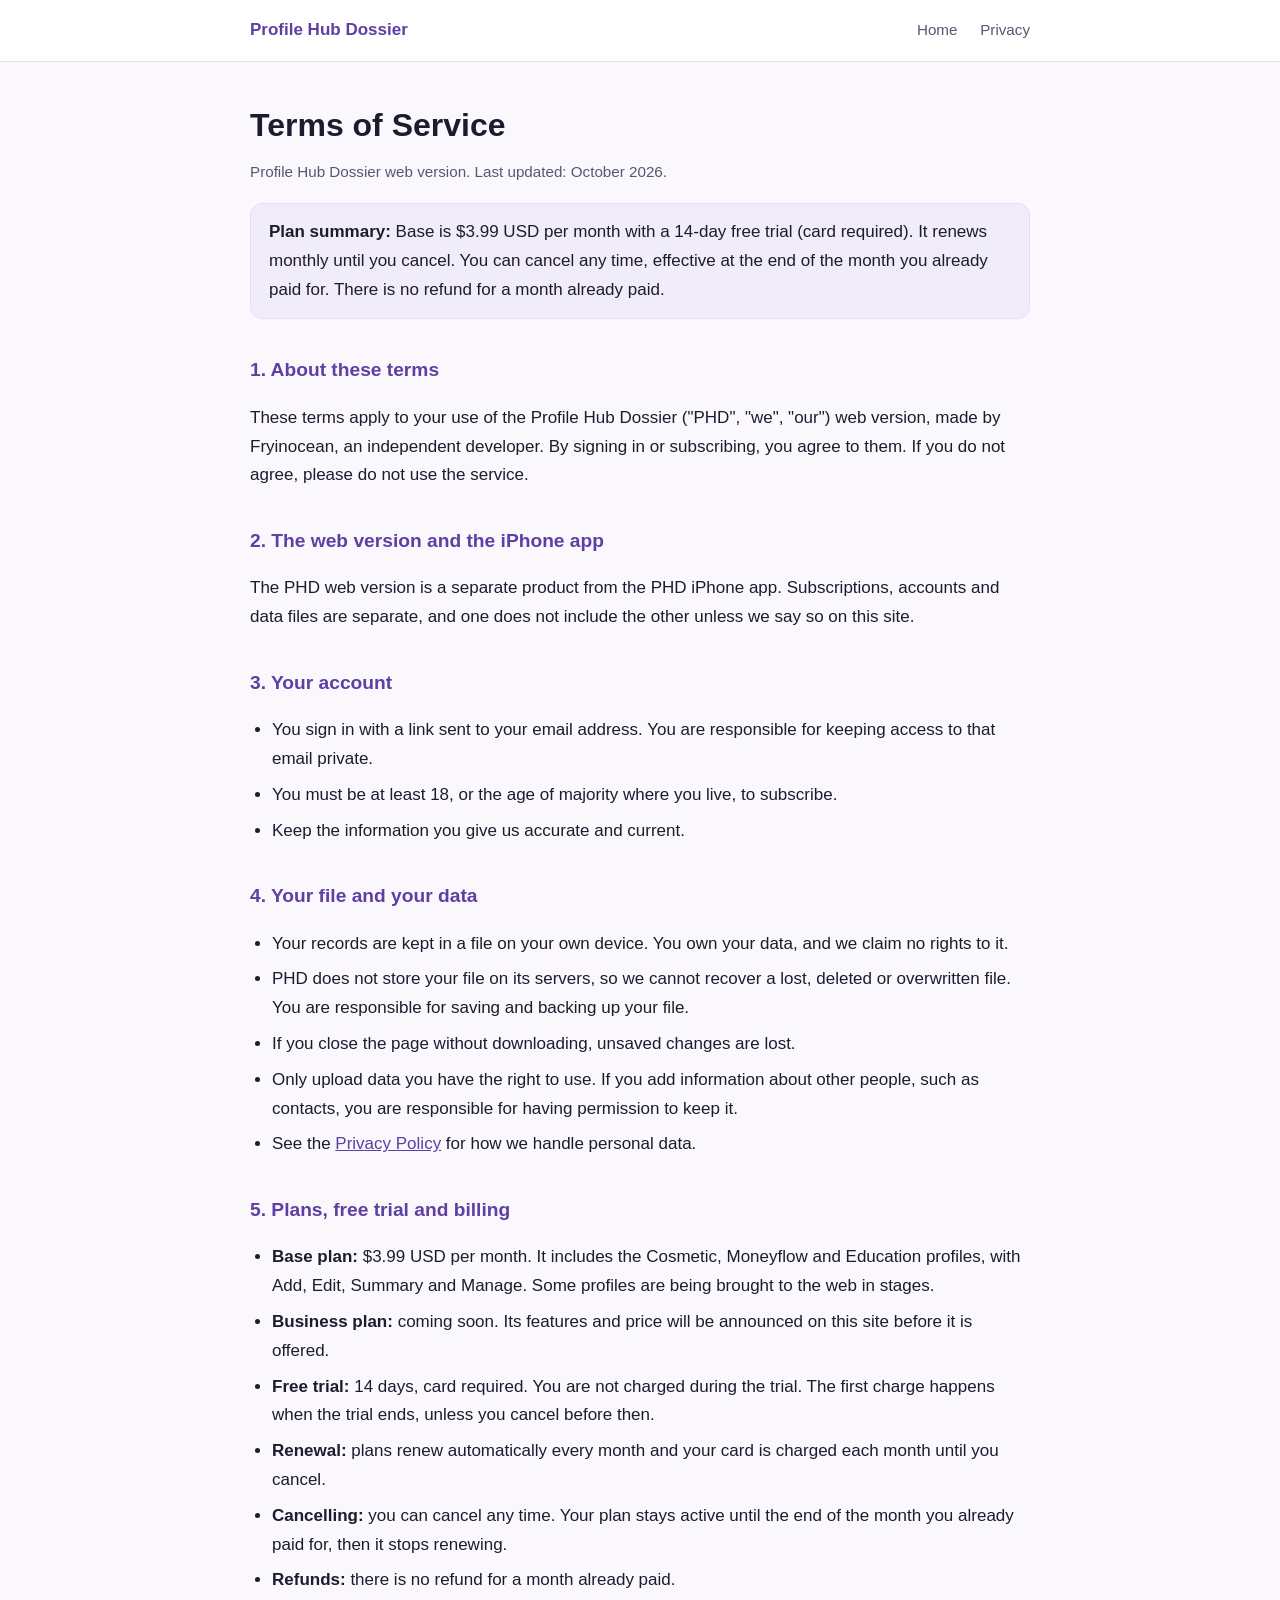
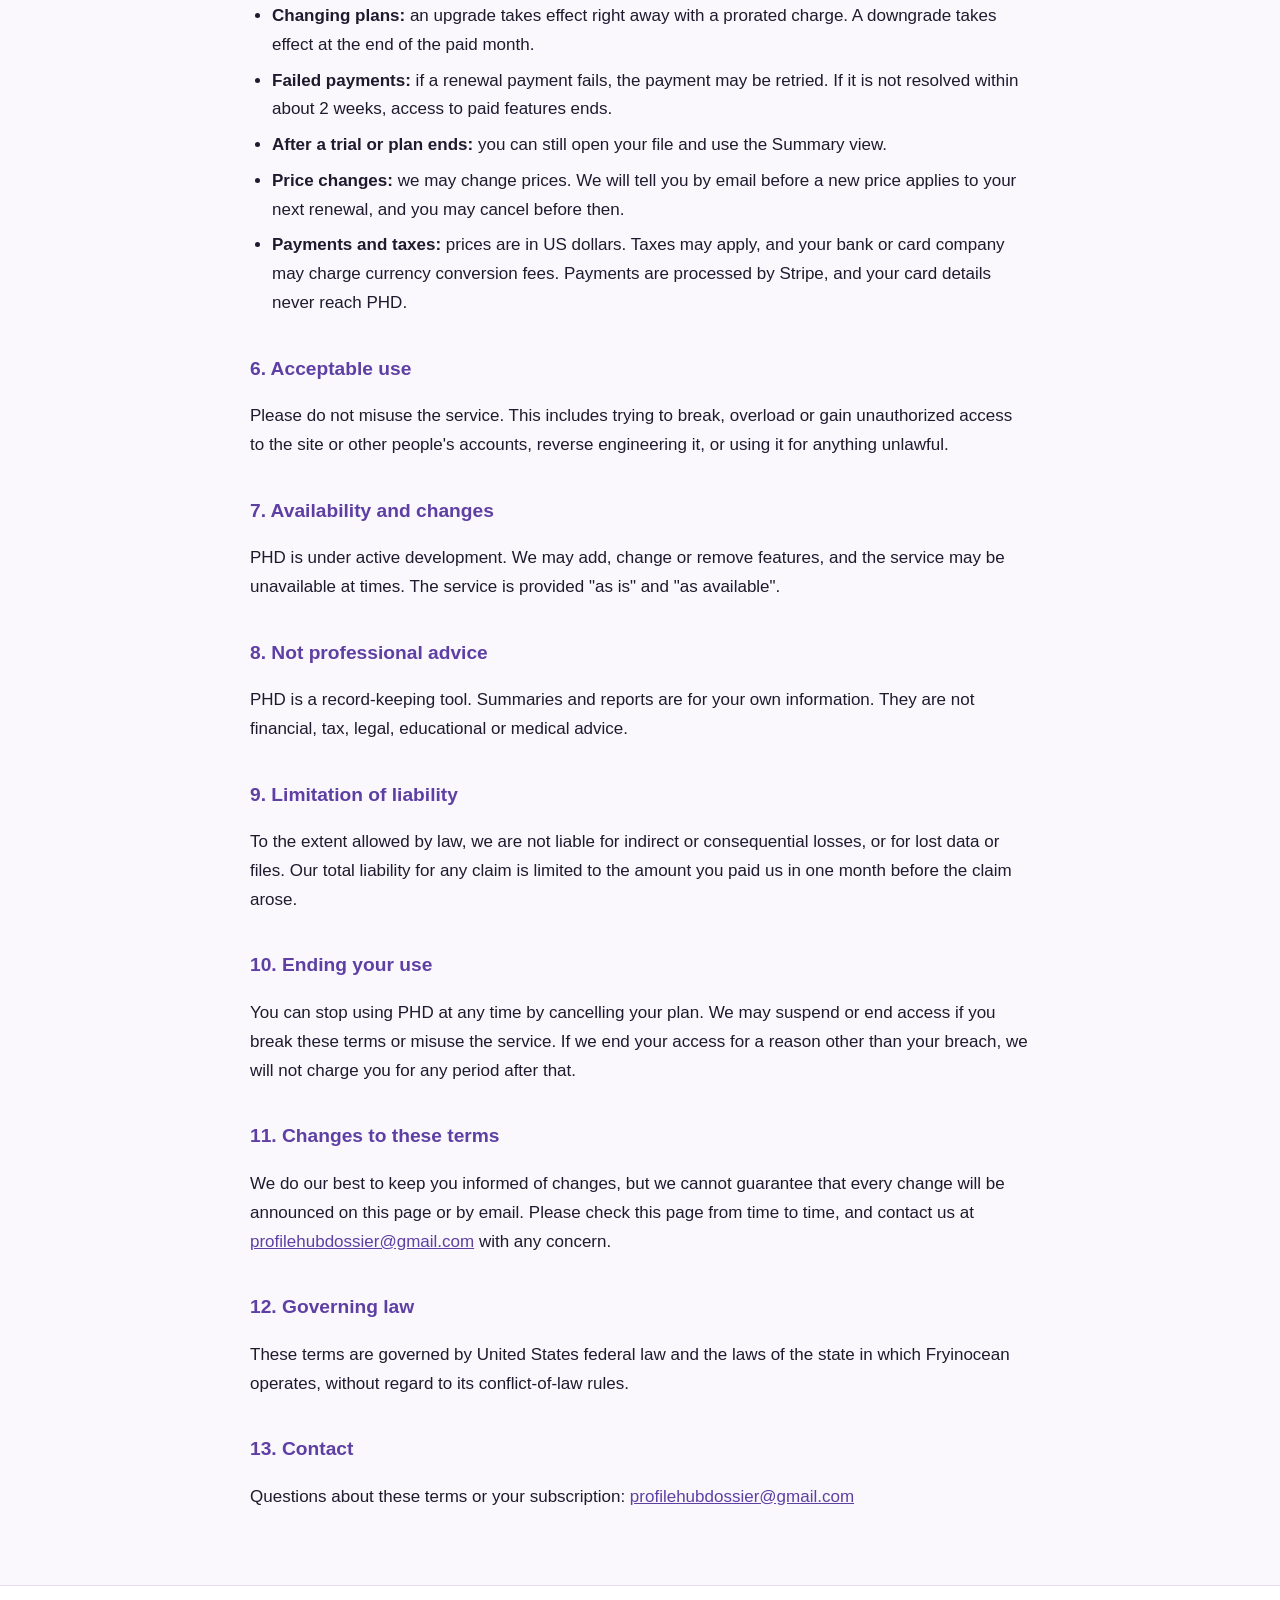
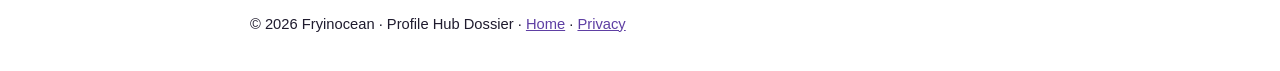
<file: web_phd_stripe/terms.html>
<!DOCTYPE html>
<html lang="en">
<head>
<meta charset="UTF-8">
<meta name="viewport" content="width=device-width, initial-scale=1">
<title>Terms of Service | Profile Hub Dossier (Web)</title>
<meta name="description" content="Terms of Service for the Profile Hub Dossier (PHD) web version, including plans, free trial, billing and cancellation.">
<link rel="canonical" href="https://profilehubdossier.github.io/web_phd_stripe/terms.html">
<style>
  :root{ --bg:#faf8fd; --card:#fff; --ink:#1f1b2e; --soft:#5b5670; --accent:#7e57c2; --accent-deep:#5e3fa3; --line:#e4def0; --tint:#f1ecfa; }
  *{ box-sizing:border-box; }
  body{ margin:0; background:var(--bg); color:var(--ink); line-height:1.7; font-size:17px;
    font-family:-apple-system,BlinkMacSystemFont,"Segoe UI",Roboto,Helvetica,Arial,sans-serif; }
  a{ color:var(--accent-deep); }
  .wrap{ max-width:820px; margin:0 auto; padding:0 20px; }
  header{ border-bottom:1px solid var(--line); background:#fff; }
  header .wrap{ display:flex; justify-content:space-between; align-items:center; padding-top:16px; padding-bottom:16px; }
  .brand{ font-weight:800; color:var(--accent-deep); text-decoration:none; }
  nav a{ margin-left:18px; color:var(--soft); text-decoration:none; font-size:.95rem; }
  nav a:hover{ text-decoration:underline; }
  main{ padding:36px 0 56px; }
  h1{ font-size:2rem; margin:0 0 .2em; }
  h2{ font-size:1.2rem; margin:1.8em 0 .4em; color:var(--accent-deep); }
  p, li{ color:var(--ink); }
  ul{ padding-left:22px; }
  li{ margin-bottom:.4em; }
  .updated{ color:var(--soft); font-size:.95rem; margin:0 0 1.2em; }
  .box{ background:var(--tint); border:1px solid var(--line); border-radius:12px; padding:14px 18px; margin:18px 0; }
  footer{ border-top:1px solid var(--line); background:#fff; padding:26px 0; font-size:.92rem; color:var(--soft); }
  footer p{ margin:0 0 .6em; }
  :focus-visible{ outline:3px solid var(--accent); outline-offset:2px; }
</style>
</head>
<body>

<header>
  <div class="wrap">
    <a class="brand" href="index.html">Profile Hub Dossier</a>
    <nav>
      <a href="index.html">Home</a>
      <a href="privacy-web.html">Privacy</a>
    </nav>
  </div>
</header>

<main>
  <div class="wrap">
    <h1>Terms of Service</h1>
    <p class="updated">Profile Hub Dossier web version. Last updated: October 2026.</p>

    <div class="box">
      <strong>Plan summary:</strong> Base is $3.99 USD per month with a 14-day free trial (card required). It renews monthly until you cancel. You can cancel any time, effective at the end of the month you already paid for. There is no refund for a month already paid.
    </div>

    <h2>1. About these terms</h2>
    <p>These terms apply to your use of the Profile Hub Dossier ("PHD", "we", "our") web version, made by Fryinocean, an independent developer. By signing in or subscribing, you agree to them. If you do not agree, please do not use the service.</p>

    <h2>2. The web version and the iPhone app</h2>
    <p>The PHD web version is a separate product from the PHD iPhone app. Subscriptions, accounts and data files are separate, and one does not include the other unless we say so on this site.</p>

    <h2>3. Your account</h2>
    <ul>
      <li>You sign in with a link sent to your email address. You are responsible for keeping access to that email private.</li>
      <li>You must be at least 18, or the age of majority where you live, to subscribe.</li>
      <li>Keep the information you give us accurate and current.</li>
    </ul>

    <h2>4. Your file and your data</h2>
    <ul>
      <li>Your records are kept in a file on your own device. You own your data, and we claim no rights to it.</li>
      <li>PHD does not store your file on its servers, so we cannot recover a lost, deleted or overwritten file. You are responsible for saving and backing up your file.</li>
      <li>If you close the page without downloading, unsaved changes are lost.</li>
      <li>Only upload data you have the right to use. If you add information about other people, such as contacts, you are responsible for having permission to keep it.</li>
      <li>See the <a href="privacy-web.html">Privacy Policy</a> for how we handle personal data.</li>
    </ul>

    <h2>5. Plans, free trial and billing</h2>
    <ul>
      <li><strong>Base plan:</strong> $3.99 USD per month. It includes the Cosmetic, Moneyflow and Education profiles, with Add, Edit, Summary and Manage. Some profiles are being brought to the web in stages.</li>
      <li><strong>Business plan:</strong> coming soon. Its features and price will be announced on this site before it is offered.</li>
      <li><strong>Free trial:</strong> 14 days, card required. You are not charged during the trial. The first charge happens when the trial ends, unless you cancel before then.</li>
      <li><strong>Renewal:</strong> plans renew automatically every month and your card is charged each month until you cancel.</li>
      <li><strong>Cancelling:</strong> you can cancel any time. Your plan stays active until the end of the month you already paid for, then it stops renewing.</li>
      <li><strong>Refunds:</strong> there is no refund for a month already paid.</li>
      <li><strong>Changing plans:</strong> an upgrade takes effect right away with a prorated charge. A downgrade takes effect at the end of the paid month.</li>
      <li><strong>Failed payments:</strong> if a renewal payment fails, the payment may be retried. If it is not resolved within about 2 weeks, access to paid features ends.</li>
      <li><strong>After a trial or plan ends:</strong> you can still open your file and use the Summary view.</li>
      <li><strong>Price changes:</strong> we may change prices. We will tell you by email before a new price applies to your next renewal, and you may cancel before then.</li>
      <li><strong>Payments and taxes:</strong> prices are in US dollars. Taxes may apply, and your bank or card company may charge currency conversion fees. Payments are processed by Stripe, and your card details never reach PHD.</li>
    </ul>

    <h2>6. Acceptable use</h2>
    <p>Please do not misuse the service. This includes trying to break, overload or gain unauthorized access to the site or other people's accounts, reverse engineering it, or using it for anything unlawful.</p>

    <h2>7. Availability and changes</h2>
    <p>PHD is under active development. We may add, change or remove features, and the service may be unavailable at times. The service is provided "as is" and "as available".</p>

    <h2>8. Not professional advice</h2>
    <p>PHD is a record-keeping tool. Summaries and reports are for your own information. They are not financial, tax, legal, educational or medical advice.</p>

    <h2>9. Limitation of liability</h2>
    <p>To the extent allowed by law, we are not liable for indirect or consequential losses, or for lost data or files. Our total liability for any claim is limited to the amount you paid us in one month before the claim arose.</p>

    <h2>10. Ending your use</h2>
    <p>You can stop using PHD at any time by cancelling your plan. We may suspend or end access if you break these terms or misuse the service. If we end your access for a reason other than your breach, we will not charge you for any period after that.</p>

    <h2>11. Changes to these terms</h2>
    <p>We do our best to keep you informed of changes, but we cannot guarantee that every change will be announced on this page or by email. Please check this page from time to time, and contact us at <a href="mailto:profilehubdossier@gmail.com">profilehubdossier@gmail.com</a> with any concern.</p>

    <h2>12. Governing law</h2>
    <p>These terms are governed by United States federal law and the laws of the state in which Fryinocean operates, without regard to its conflict-of-law rules.</p>

    <h2>13. Contact</h2>
    <p>Questions about these terms or your subscription: <a href="mailto:profilehubdossier@gmail.com">profilehubdossier@gmail.com</a></p>
  </div>
</main>

<footer>
  <div class="wrap">
    <p>&copy; 2026 Fryinocean &middot; Profile Hub Dossier &middot; <a href="index.html">Home</a> &middot; <a href="privacy-web.html">Privacy</a></p>
  </div>
</footer>

</body>
</html>
</file>
<file: web_phd_manual/manual.css>
/* PHD manual styles. Colors come from the app theme (app_theme.dart).
   Light and dark follow the phone or PC setting. */

:root {
  color-scheme: light dark;
  --bg: #FDFBFE;          /* pageBackground */
  --card: #FFFFFF;        /* surface */
  --ink: #1C1B1F;         /* textPrimary */
  --soft: #6B6772;        /* secondary text */
  --line: #E0E0E0;        /* border */
  --tint: #F4F2F8;        /* option card unselected */
  --accent: #7E57C2;      /* primary */
  --accent-text: #5E3FA3; /* primary, darker, for text on light */
  --mark: #E53935;        /* the red square on screenshots */
  --shadow: 0 4px 16px rgba(0, 0, 0, 0.08);
  --c-cosmetic: #7E57C2;
  --c-money: #2E9E6B;
  --c-edu: #3B7DD8;
}

@media (prefers-color-scheme: dark) {
  :root {
    --bg: #1C1B1F;        /* darkPageBackground */
    --card: #3A3940;      /* darkCardSurface */
    --ink: #E6E1E5;       /* darkTextPrimary */
    --soft: #AEAAAF;      /* darkTextSecondary */
    --line: #4A4850;      /* darkBorder */
    --tint: #2C2B30;      /* darkSurface */
    --accent-text: #C4B0F0;
    --shadow: none;
    --c-cosmetic: #B79CF0;
    --c-money: #5CC795;
    --c-edu: #7FAEF0;
  }
}

*, *::before, *::after { box-sizing: border-box; }

html { scroll-behavior: smooth; }

body {
  margin: 0;
  background: var(--bg);
  color: var(--ink);
  font-family: -apple-system, BlinkMacSystemFont, "Segoe UI", Roboto, Helvetica, Arial, sans-serif;
  font-size: 17px;
  line-height: 1.6;
}

body.modal { overflow: hidden; }

.wrap { max-width: 1040px; margin: 0 auto; padding: 0 20px; } /* wider on PC, a bit more side space on phone */

:focus-visible { outline: 3px solid var(--accent); outline-offset: 2px; }

/* ── Icons (Material Symbols) ─────────────────────────────── */
.ms {
  font-family: "Material Symbols Outlined";
  font-weight: normal;
  font-style: normal;
  font-size: 24px;
  line-height: 1;
  letter-spacing: normal;
  text-transform: none;
  display: inline-block;
  white-space: nowrap;
  word-wrap: normal;
  direction: ltr;
  width: 1em;
  height: 1em;
  overflow: hidden;
  flex: none;
  user-select: none;
  -webkit-font-feature-settings: "liga";
  font-feature-settings: "liga";
  -webkit-font-smoothing: antialiased;
}

/* ── Page header ──────────────────────────────────────────── */
.top { padding: 34px 0 20px; text-align: center; }
.brand { margin: 0 0 6px; font-weight: 800; font-size: 0.95rem; color: var(--accent-text); }
h1 { margin: 0 0 0.3em; font-size: clamp(1.9rem, 5vw, 2.6rem); line-height: 1.15; letter-spacing: -0.02em; }
.lede { margin: 0 auto; max-width: 48ch; color: var(--soft); }

/* ── The 3 buttons, stuck to the top while scrolling ──────── */
.navbar {
  position: sticky;
  top: 0;
  z-index: 30;
  padding: calc(10px + env(safe-area-inset-top, 0px)) 0 10px;
  background: var(--bg);
  background: color-mix(in srgb, var(--bg) 90%, transparent);
  -webkit-backdrop-filter: blur(8px);
  backdrop-filter: blur(8px);
  border-bottom: 1px solid var(--line);
}
/* PC and tablet: the 3 buttons keep their size and spread over the full content width.
   The first sits at the left edge, the last at the right edge, the space goes between them. */
.navrow { display: flex; justify-content: space-between; gap: 10px; }
.nbtn {
  flex: 1 1 0;
  min-width: 0;
  max-width: 200px;
  display: inline-flex;
  align-items: center;
  justify-content: center;
  gap: 6px;
  padding: 11px 12px;
  border: 1px solid var(--line);
  border-radius: 16px;
  background: var(--card);
  color: var(--ink);
  font-weight: 600;
  font-size: 0.95rem;
  text-decoration: none;
}
.nbtn .ms { font-size: 20px; color: var(--accent-text); }
.nbtn > span:last-child { min-width: 0; overflow: hidden; text-overflow: ellipsis; white-space: nowrap; } /* new: one line, then ... */
.nbtn:hover { border-color: var(--accent); }
.nbtn.is-placeholder { opacity: 0.6; cursor: default; }
.nbtn.is-placeholder:hover { border-color: var(--line); }

/* phones: smaller buttons, closer together */
@media (max-width: 600px) {
  .navrow { gap: 6px; }
  .nbtn { gap: 4px; padding: 9px 6px; border-radius: 12px; font-size: 0.85rem; }
  .nbtn .ms { font-size: 18px; }
}
@media (max-width: 380px) { .nbtn .ms { display: none; } }

/* ── Sections ─────────────────────────────────────────────── */
main.wrap { display: flex; flex-direction: column; gap: 0; padding-top: 8px; padding-bottom: 56px; }

/* sections are plain page sections: no box, just space and a thin line on top */
.card {
  scroll-margin-top: 88px; /* leaves room for the sticky buttons */
  padding: 36px 0 40px;
  border-top: 1px solid var(--line);
}
.card:first-of-type { border-top: 0; }

.sec-head { display: flex; align-items: center; gap: 14px; margin-bottom: 8px; }
h2 { margin: 0; font-size: 1.5rem; line-height: 1.2; letter-spacing: -0.01em; }
.intro { margin: 0 0 10px; color: var(--soft); }

/* text uses the full content width. text-wrap: pretty stops a single word sitting alone on the last line */
.intro, .txt, .steps li, .list li, .note p, .pair-item p, .file p, .acc-sub { text-wrap: pretty; }

.tile {
  width: 44px;
  height: 44px;
  flex: none;
  display: grid;
  place-items: center;
  border-radius: 14px;
  background: color-mix(in srgb, var(--ac, var(--accent)) 16%, transparent);
  color: var(--ac, var(--accent-text));
}
.ac-cosmetic { --ac: var(--c-cosmetic); }
.ac-money { --ac: var(--c-money); }
.ac-edu { --ac: var(--c-edu); }

/* ── Text blocks ──────────────────────────────────────────── */
h3.sub { margin: 28px 0 10px; font-size: 1.05rem; color: var(--accent-text); }
.txt { margin: 0 0 12px; }

.steps { list-style: none; margin: 0 0 12px; padding: 0; counter-reset: step; }
.steps li { position: relative; margin: 0 0 12px; padding-left: 40px; counter-increment: step; white-space: pre-line; } /* pre-line: a new line in the en.js text shows as a new line */
.steps li::before {
  content: counter(step);
  position: absolute;
  left: 0;
  top: 1px;
  width: 28px;
  height: 28px;
  display: grid;
  place-items: center;
  border-radius: 50%;
  background: var(--accent);
  color: #fff;
  font-weight: 700;
  font-size: 0.9rem;
}
/* the action name at the start of a step, like "Add Cosmetic:" */
.step-name { font-weight: 700; color: var(--accent-text); }

.list { margin: 0 0 12px; padding-left: 20px; }
.list li { margin-bottom: 0.5em; }

/* the privacy note: a smaller card, centered, with everything centered inside.
   92% of the width on phones, never wider than 720px. The text goes to the next line by itself. */
.note {
  display: flex;
  flex-direction: column;
  align-items: center;
  gap: 8px;
  width: min(92%, 720px);
  margin: 24px auto;
  padding: 16px 20px;
  text-align: center;
  border: 1px solid color-mix(in srgb, var(--accent) 35%, transparent);
  border-radius: 16px;
  background: color-mix(in srgb, var(--accent) 10%, transparent);
}
.note .ms { color: var(--accent-text); }
.note p { margin: 0; text-wrap: balance; }

.pair { display: grid; grid-template-columns: repeat(auto-fit, minmax(230px, 1fr)); gap: 12px; margin: 0 0 12px; }
.pair-item { padding: 14px 16px; border: 1px solid var(--line); border-radius: 16px; background: var(--tint); }
.pair-title { display: flex; align-items: center; gap: 8px; margin: 0 0 4px; font-weight: 700; }
.pair-title .ms { color: var(--accent-text); font-size: 22px; }
.pair-item p { margin: 0; color: var(--soft); font-size: 0.97rem; }

/* file name examples: centered in their boxes */
.files { display: grid; gap: 10px; margin: 0 0 12px; }
.file { padding: 12px 14px; border: 1px solid var(--line); border-radius: 14px; background: var(--tint); text-align: center; }
.file code {
  font-family: ui-monospace, SFMono-Regular, Menlo, Consolas, monospace;
  font-size: 0.92rem;
  font-weight: 600;
  color: var(--accent-text);
  word-break: break-all;
}
.file p { margin: 0.35em 0 0; color: var(--soft); font-size: 0.95rem; }

/* ── Icon row: a small purple card, centered, just big enough for the hint and the icons ── */
.icons {
  width: fit-content;
  max-width: 100%;
  margin: 20px auto 8px;
  padding: 16px 20px 14px;
  text-align: center;
  border: 1px solid color-mix(in srgb, var(--accent) 35%, transparent);
  border-radius: 16px;
  background: color-mix(in srgb, var(--accent) 10%, transparent);
}
.hint { margin: 0 0 10px; color: var(--soft); font-size: 0.95rem; text-wrap: balance; }
.hint strong { color: var(--ink); }
.icon-row { display: flex; flex-wrap: wrap; justify-content: center; gap: 12px; }
.icon-btn {
  width: 92px;
  display: flex;
  flex-direction: column;
  align-items: center;
  gap: 6px;
  padding: 0;
  border: 0;
  background: none;
  color: var(--ink);
  font: inherit;
  cursor: pointer;
}
.icon-tile {
  width: 56px;
  height: 56px;
  display: grid;
  place-items: center;
  border: 1px solid var(--line);
  border-radius: 18px;
  background: var(--tint);
  color: var(--accent-text);
  transition: border-color 0.15s, transform 0.15s;
}
.icon-btn:hover .icon-tile { border-color: var(--accent); }
.icon-btn:active .icon-tile { transform: scale(0.96); }
.icon-lab { font-size: 0.85rem; line-height: 1.25; text-align: center; overflow-wrap: break-word; hyphens: auto; }

/* a small icon button inside a sentence. The negative margin keeps the line height from growing. */
.inline-icon {
  display: inline-grid;
  place-items: center;
  width: 30px;
  height: 30px;
  margin: -4px 3px;
  padding: 0;
  vertical-align: middle;
  border: 1px solid var(--line);
  border-radius: 10px;
  background: var(--tint);
  color: var(--accent-text);
  cursor: pointer;
  transition: border-color 0.15s, transform 0.15s;
}
.inline-icon .ms { font-size: 20px; }
.inline-icon:hover { border-color: var(--accent); }
.inline-icon:active { transform: scale(0.94); }
.inline-link {
  display: inline;
  padding: 0;
  border: 0;
  background: none;
  font: inherit;
  font-weight: 700;
  color: var(--accent-text);
  text-decoration: underline;
  text-underline-offset: 3px;
  cursor: pointer;
}
.inline-link:hover { color: var(--accent); }

/* ── Open and close rows (+/-) ────────────────────────────── */
.acc { margin-top: 12px; border: 1px solid var(--line); border-radius: 16px; background: var(--card); }
.acc summary {
  display: flex;
  align-items: center;
  gap: 12px;
  min-height: 60px;
  padding: 10px 16px;
  list-style: none;
  cursor: pointer;
  border-radius: 16px;
}
.acc summary::-webkit-details-marker { display: none; }
.acc summary:hover { background: var(--tint); }
.acc-text { display: flex; flex-direction: column; min-width: 0; }
.acc-title { font-weight: 700; }
.acc-sub { color: var(--soft); font-size: 0.9rem; line-height: 1.35; }
.chev { margin-left: auto; color: var(--soft); transition: transform 0.2s; }
.acc[open] > summary .chev { transform: rotate(180deg); }
.acc-body { padding: 4px 16px 16px; animation: fade 0.2s ease; }
.acc-body > :first-child { margin-top: 8px; }
.acc .tile { width: 40px; height: 40px; }

.tag {
  flex: none;
  margin-left: auto;
  padding: 3px 10px;
  border: 1px solid var(--line);
  border-radius: 999px;
  background: var(--tint);
  color: var(--accent-text);
  font-size: 0.75rem;
  font-weight: 700;
  white-space: nowrap;
}
.tag + .chev { margin-left: 0; }

@keyframes fade { from { opacity: 0; } to { opacity: 1; } }

/* ── Screenshot popup ─────────────────────────────────────── */
dialog.shot { width: min(92vw, 420px); max-height: 94vh; padding: 0; border: 0; background: transparent; color: inherit; overflow: visible; }
dialog.shot::backdrop { background: rgba(10, 8, 16, 0.6); }
.shot-box {
  position: relative;
  max-height: 92vh;
  overflow: auto;
  padding: 20px 20px 16px;
  border: 1px solid var(--line);
  border-radius: 24px;
  background: var(--card);
  color: var(--ink);
}
.shot-close {
  position: absolute;
  top: 10px;
  right: 10px;
  width: 40px;
  height: 40px;
  display: grid;
  place-items: center;
  padding: 0;
  border: 1px solid var(--line);
  border-radius: 50%;
  background: var(--tint);
  color: var(--ink);
  cursor: pointer;
}
.shot-title { margin: 0 48px 12px 0; font-size: 1.1rem; line-height: 1.3; }
.shot-stage { text-align: center; }
.shot-frame {
  position: relative;
  display: inline-block;
  max-width: 100%;
  line-height: 0;
  overflow: hidden;
  border: 1px solid var(--line);
  border-radius: 14px;
}
.shot-frame img { display: block; width: auto; height: auto; max-width: 100%; max-height: 66vh; }
.shot-ph {
  width: 240px;
  max-width: 100%;
  max-height: 56vh;
  aspect-ratio: 9 / 16;
  display: flex;
  flex-direction: column;
  align-items: center;
  justify-content: center;
  gap: 8px;
  padding: 12px;
  background: var(--tint);
  color: var(--soft);
  font-size: 0.85rem;
  line-height: 1.4;
  text-align: center;
  word-break: break-all;
}
.mark {
  position: absolute;
  border: 3px solid var(--mark);
  border-radius: 8px;
  pointer-events: none;
  animation: pulse 1.6s ease-in-out infinite;
}
@keyframes pulse {
  0%, 100% { box-shadow: 0 0 0 0 rgba(229, 57, 53, 0.5); }
  50% { box-shadow: 0 0 0 8px rgba(229, 57, 53, 0); }
}
.shot-cap { margin: 14px 0 6px; text-align: left; }
.shot-hint { margin: 0; color: var(--soft); font-size: 0.82rem; }
.warn .shot-title { margin: 0 0 12px; }
.warn-text { margin: 0 0 18px; text-wrap: pretty; }
.warn-btns { display: flex; gap: 10px; }
.warn-btn { flex: 1; padding: 11px 12px; border: 1px solid var(--line); border-radius: 14px; background: var(--tint); color: var(--ink); font: inherit; font-weight: 600; cursor: pointer; }
.warn-btn:hover { border-color: var(--accent); }
.warn-ok { background: var(--accent); border-color: var(--accent); color: #fff; }
.warn-ok:hover { opacity: 0.9; }

/* phones: smaller popup, since the caption under the pic carries the words */
@media (max-width: 600px) {
  dialog.shot { width: 82vw; }
  .shot-frame img { max-height: 46vh; }
}

/* ── Footer ───────────────────────────────────────────────── */
.foot { padding: 24px 0 40px; border-top: 1px solid var(--line); color: var(--soft); font-size: 0.92rem; text-align: center; }
.foot p { margin: 0 0 0.4em; }
.foot a { color: var(--accent-text); }

@media (prefers-reduced-motion: reduce) {
  html { scroll-behavior: auto; }
  *, *::before, *::after { animation: none !important; transition: none !important; }
}
</file>
